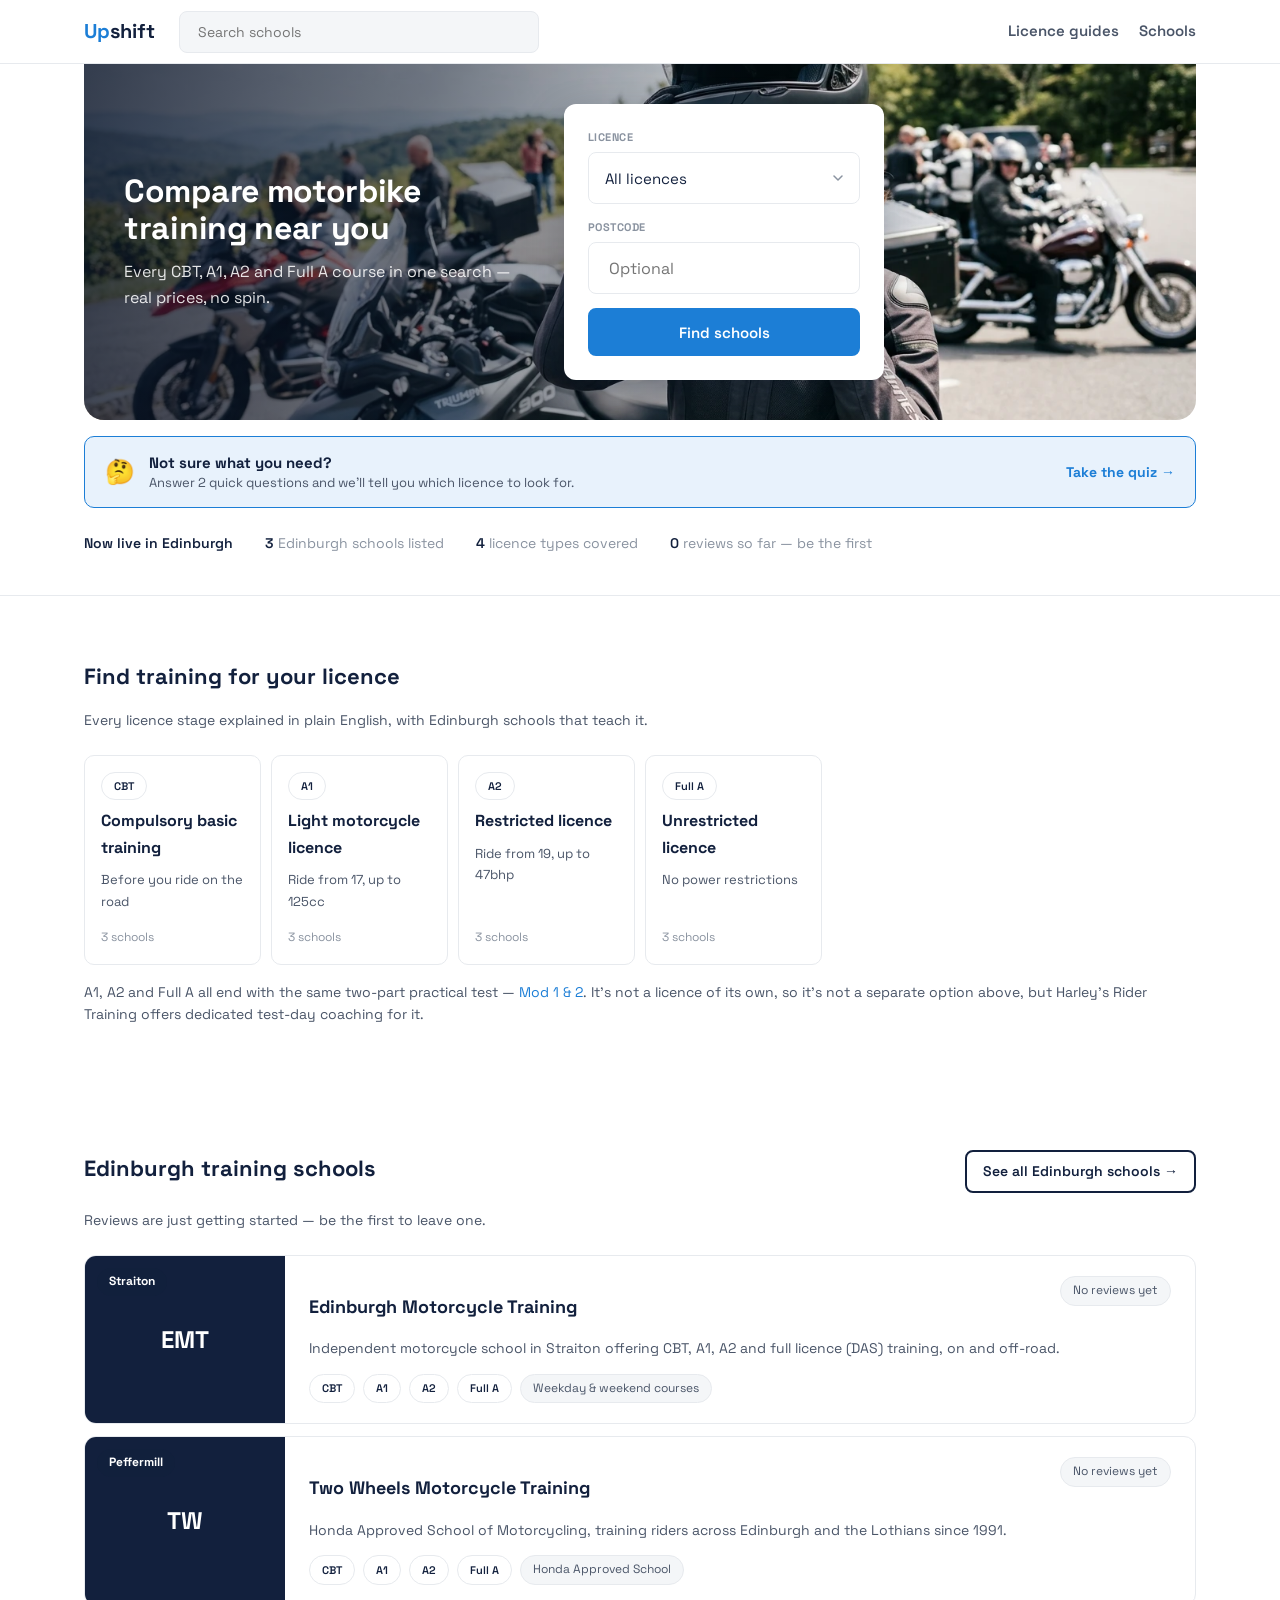
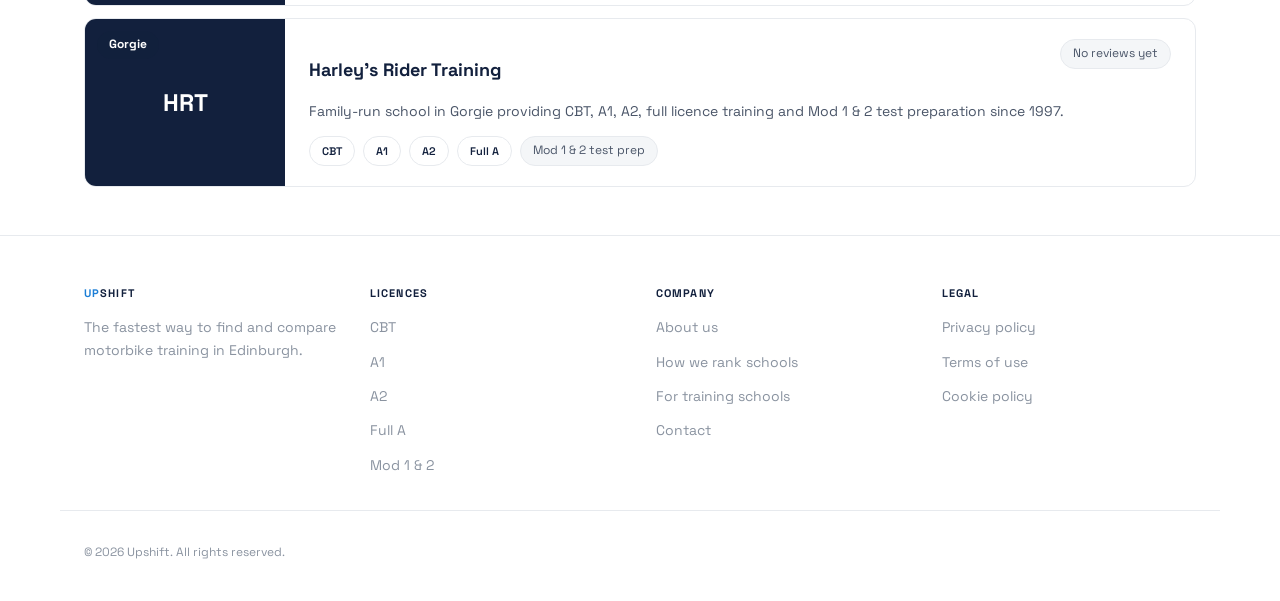
<file: index.html>
<!DOCTYPE html>
<html lang="en">
<head>
<meta charset="UTF-8">
<meta name="viewport" content="width=device-width, initial-scale=1">
<title>Upshift — Find your motorbike training in Edinburgh</title>
<meta name="description" content="The fastest way to find and compare motorbike training schools in Edinburgh. Every CBT, A1, A2 and Full A course, real schools, real prices, no spin.">
<link rel="icon" href="favicon.svg" type="image/svg+xml">
<link rel="canonical" href="https://getonbikes.vercel.app/">
<meta property="og:type" content="website">
<meta property="og:site_name" content="Upshift">
<meta property="og:title" content="Upshift — Find your motorbike training in Edinburgh">
<meta property="og:description" content="The fastest way to find and compare motorbike training schools in Edinburgh. Every CBT, A1, A2 and Full A course, real schools, real prices, no spin.">
<meta property="og:url" content="https://getonbikes.vercel.app/">
<meta property="og:image" content="https://getonbikes.vercel.app/og-image.png">
<meta name="twitter:card" content="summary_large_image">
<meta name="twitter:title" content="Upshift — Find your motorbike training in Edinburgh">
<meta name="twitter:description" content="The fastest way to find and compare motorbike training schools in Edinburgh. Every CBT, A1, A2 and Full A course, real schools, real prices, no spin.">
<meta name="twitter:image" content="https://getonbikes.vercel.app/og-image.png">
<link rel="stylesheet" href="css/style.css">
<style>
  .search-row { display: flex; flex-direction: column; align-items: stretch; gap: 14px; }
  .search-row__licence select {
    width: 100%;
    height: 100%;
    -webkit-appearance: none;
    appearance: none;
    border: none;
    background: transparent url("data:image/svg+xml,%3Csvg xmlns='http://www.w3.org/2000/svg' width='10' height='6' viewBox='0 0 10 6' fill='none' stroke='%238A93A0' stroke-width='1.5' stroke-linecap='round' stroke-linejoin='round'%3E%3Cpath d='M1 1l4 4 4-4'/%3E%3C/svg%3E") no-repeat right 16px center;
    padding: 0 36px 0 16px;
    font-size: 0.9375rem;
    font-family: inherit;
    color: var(--text);
    -webkit-text-fill-color: var(--text);
    outline: none;
  }
  .search-row__postcode { margin: 0; }
  .search-row__submit { width: 100%; height: 48px; }
  .field-error { color: var(--text-2); font-size: 0.8125rem; margin-top: 8px; }

  .quiz-callout {
    display: flex;
    align-items: center;
    gap: 14px;
    width: 100%;
    margin-top: 16px;
    padding: 16px 20px;
    border: 1px solid var(--orange);
    border-radius: var(--radius-lg);
    background: var(--orange-light);
    font-family: inherit;
    text-align: left;
    cursor: pointer;
    transition: border-color 0.15s ease, background-color 0.15s ease;
  }
  .quiz-callout:hover { background: #DCEBFA; }
  .quiz-callout__icon { font-size: 1.5rem; line-height: 1; flex-shrink: 0; }
  .quiz-callout__text { flex: 1; min-width: 0; }
  .quiz-callout__title { display: block; font-weight: 700; font-size: 0.9375rem; color: var(--text); }
  .quiz-callout__desc { display: block; font-weight: 400; font-size: 0.8125rem; color: var(--text-2); margin-top: 2px; }
  .quiz-callout__cta { flex-shrink: 0; font-weight: 700; font-size: 0.875rem; color: var(--orange); white-space: nowrap; }
  .licence-quiz { margin-top: 16px; text-align: left; }
  .licence-quiz[hidden] { display: none; }
  .quiz-fieldset { border: 0; padding: 0; margin: 0 0 20px; }
  .quiz-fieldset[hidden] { display: none; }
  .quiz-fieldset legend { font-weight: 700; font-size: 0.9375rem; margin: 0 0 10px; padding: 0; }
  .quiz-options { display: flex; flex-wrap: wrap; gap: 8px; }
  .quiz-option {
    display: inline-flex;
    align-items: center;
    gap: 6px;
    border: 1px solid var(--border);
    padding: 8px 14px;
    font-size: 0.875rem;
    cursor: pointer;
  }
  .quiz-option input { accent-color: var(--text); }
  .quiz-option:has(input:checked) { background: var(--text); color: var(--white); border-color: var(--text); }
  .quiz-option:has(input:checked) input { accent-color: var(--white); }
  .quiz-option:has(input:focus-visible) { outline: 2px solid var(--text); outline-offset: 2px; }
  .quiz-result { margin-top: 20px; padding-top: 20px; border-top: 1px solid var(--border); }
  .quiz-result[hidden] { display: none; }
  .quiz-result__headline { font-weight: 700; font-size: 1rem; margin: 0 0 8px; }
</style>
</head>
<body>
<a href="#main-content" class="skip-link">Skip to main content</a>

<header class="navbar">
  <div class="container navbar__inner">
    <a href="index.html" class="navbar__logo"><span class="accent">Up</span>shift</a>

    <input type="checkbox" id="nav-search-toggle" class="navbar__toggle-checkbox" hidden>
    <input type="checkbox" id="nav-menu-toggle" class="navbar__toggle-checkbox" hidden>

    <div class="navbar-search navbar__search">
      <input type="text" class="navbar-search__input" id="nav-search-input" placeholder="Search schools" aria-label="Search schools">
    </div>

    <nav class="navbar__links">
      <a href="pages/licence-guide.html">Licence guides</a>
      <a href="schools.html">Schools</a>
    </nav>

    <div class="navbar__mobile-icons">
      <label for="nav-search-toggle" class="navbar__icon-btn" aria-label="Search"><svg width="18" height="18" viewBox="0 0 20 20" fill="none" stroke="currentColor" stroke-width="2" stroke-linecap="round"><circle cx="9" cy="9" r="6"></circle><line x1="14" y1="14" x2="18" y2="18"></line></svg></label>
      <label for="nav-menu-toggle" class="navbar__icon-btn" aria-label="Menu"><svg width="18" height="18" viewBox="0 0 20 20" fill="none" stroke="currentColor" stroke-width="2" stroke-linecap="round"><line x1="2" y1="5" x2="18" y2="5"></line><line x1="2" y1="10" x2="18" y2="10"></line><line x1="2" y1="15" x2="18" y2="15"></line></svg></label>
    </div>
  </div>
</header>

<main id="main-content">

<section class="hero" style="padding: 0 0 40px;">
  <div class="container">
    <div class="hero-banner-wrap">
      <div class="hero-banner">
        <img class="hero-banner__image" src="assets/images/hero-rider.webp" alt="A smiling rider putting on their helmet at a scenic overlook, with other riders and motorcycles in the background" width="1408" height="768">
        <div class="hero-banner__scrim" aria-hidden="true"></div>
        <div class="hero-banner__text">
          <h1 class="hero-banner__title">Compare motorbike training near you</h1>
          <p class="hero-banner__subtitle">Every CBT, A1, A2 and Full A course in one search — real prices, no spin.</p>
        </div>

        <div class="hero-banner__search">
          <form id="licence-form" autocomplete="off">
            <div class="search-row">
              <div class="search-field">
                <label class="search-field__label" for="licence-select">Licence</label>
                <div class="hero-search search-row__licence">
                  <select id="licence-select">
                    <option value="">All licences</option>
                    <option value="cbt">CBT</option>
                    <option value="a1">A1</option>
                    <option value="a2">A2</option>
                    <option value="full-a">Full A</option>
                  </select>
                </div>
              </div>
              <div class="search-field">
                <label class="search-field__label" for="postcode-input">Postcode</label>
                <div class="hero-search search-row__postcode">
                  <input type="text" class="hero-search__input" id="postcode-input" placeholder="Optional">
                </div>
              </div>
              <button type="submit" class="btn btn--primary search-row__submit">Find schools</button>
            </div>
            <p class="field-error" id="postcode-error" hidden></p>
          </form>
        </div>
      </div>
    </div>

    <div id="quiz-wrap">
      <button type="button" class="quiz-callout" id="quiz-toggle" aria-expanded="false" aria-controls="licence-quiz">
        <span class="quiz-callout__icon" aria-hidden="true">🤔</span>
        <span class="quiz-callout__text">
          <span class="quiz-callout__title">Not sure what you need?</span>
          <span class="quiz-callout__desc">Answer 2 quick questions and we'll tell you which licence to look for.</span>
        </span>
        <span class="quiz-callout__cta" id="quiz-toggle-cta">Take the quiz →</span>
      </button>

      <div class="licence-quiz content-card" id="licence-quiz" hidden>
        <fieldset class="quiz-fieldset">
          <legend>How old are you?</legend>
          <div class="quiz-options">
            <label class="quiz-option"><input type="radio" name="quiz-age" value="under17"> Under 17</label>
            <label class="quiz-option"><input type="radio" name="quiz-age" value="17-18"> 17–18</label>
            <label class="quiz-option"><input type="radio" name="quiz-age" value="19-23"> 19–23</label>
            <label class="quiz-option"><input type="radio" name="quiz-age" value="24plus"> 24+</label>
          </div>
        </fieldset>

        <fieldset class="quiz-fieldset">
          <legend>Do you already hold any of these?</legend>
          <div class="quiz-options">
            <label class="quiz-option"><input type="radio" name="quiz-held" value="none"> None of these</label>
            <label class="quiz-option"><input type="radio" name="quiz-held" value="cbt"> CBT certificate</label>
            <label class="quiz-option"><input type="radio" name="quiz-held" value="a1"> A1 licence</label>
            <label class="quiz-option"><input type="radio" name="quiz-held" value="a2"> A2 licence</label>
          </div>
        </fieldset>

        <fieldset class="quiz-fieldset" id="quiz-pref-fieldset" hidden>
          <legend>What are you hoping to ride?</legend>
          <div class="quiz-options">
            <label class="quiz-option"><input type="radio" name="quiz-pref" value="small"> A smaller bike (125cc) is fine for now</label>
            <label class="quiz-option"><input type="radio" name="quiz-pref" value="bigger"> I want something with more power</label>
          </div>
        </fieldset>

        <button type="button" class="btn btn--primary btn--sm" id="quiz-submit">Get my recommendation</button>
        <p class="field-error" id="quiz-error" hidden>Answer the question(s) above to get a recommendation.</p>

        <div class="quiz-result" id="quiz-result" hidden>
          <p class="quiz-result__headline" id="quiz-result-headline"></p>
          <p class="text-body-sm" id="quiz-result-text" style="color:var(--text-2)"></p>
          <button type="button" class="btn btn--outline btn--sm" id="quiz-see-schools" hidden style="margin-top:12px;">See matching schools</button>
        </div>

        <p class="text-fine" style="color:var(--text-3); margin-top:16px;">Rules current as of July 2026 — always confirm with <a href="https://www.gov.uk/ride-motorcycle-moped/bike-categories-ages-and-licence-requirements" style="color:var(--orange); text-decoration:underline;" target="_blank" rel="noopener">gov.uk</a> before booking.</p>
      </div>
    </div>

    <div class="hero__stats text-body-sm" style="color:var(--text-3)">
      <span class="text-semibold" style="color:var(--text)">Now live in Edinburgh</span>
      <span><span class="text-semibold" style="color:var(--text)" id="stat-schools">3</span> Edinburgh schools listed</span>
      <span><span class="text-semibold" style="color:var(--text)" id="stat-licences">4</span> licence types covered</span>
      <span><span class="text-semibold" style="color:var(--text)">0</span> reviews so far — be the first</span>
    </div>
  </div>
</section>

<section style="padding: 48px 0;">
  <div class="container">
    <h2>Find training for your licence</h2>
    <p class="text-body-sm" style="color:var(--text-2); margin: 8px 0 24px;">Every licence stage explained in plain English, with Edinburgh schools that teach it.</p>

    <div class="licence-grid">
      <a href="pages/licence-guide.html#cbt" class="licence-card">
        <span class="licence-badge licence-badge--cbt licence-card__badge">CBT</span>
        <p class="licence-card__title">Compulsory basic training</p>
        <p class="licence-card__desc">Before you ride on the road</p>
        <p class="licence-card__count" id="count-cbt">3 schools</p>
      </a>
      <a href="pages/licence-guide.html#a1" class="licence-card">
        <span class="licence-badge licence-badge--a1 licence-card__badge">A1</span>
        <p class="licence-card__title">Light motorcycle licence</p>
        <p class="licence-card__desc">Ride from 17, up to 125cc</p>
        <p class="licence-card__count" id="count-a1">2 schools</p>
      </a>
      <a href="pages/licence-guide.html#a2" class="licence-card">
        <span class="licence-badge licence-badge--a2 licence-card__badge">A2</span>
        <p class="licence-card__title">Restricted licence</p>
        <p class="licence-card__desc">Ride from 19, up to 47bhp</p>
        <p class="licence-card__count" id="count-a2">2 schools</p>
      </a>
      <a href="pages/licence-guide.html#full-a" class="licence-card">
        <span class="licence-badge licence-badge--full-a licence-card__badge">Full A</span>
        <p class="licence-card__title">Unrestricted licence</p>
        <p class="licence-card__desc">No power restrictions</p>
        <p class="licence-card__count" id="count-full-a">3 schools</p>
      </a>
    </div>
    <p class="text-body-sm" style="color:var(--text-2); margin-top:16px;">A1, A2 and Full A all end with the same two-part practical test — <a href="pages/licence-guide.html#mod-1-2" style="color:var(--orange)">Mod 1 &amp; 2</a>. It's not a licence of its own, so it's not a separate option above, but Harley's Rider Training offers dedicated test-day coaching for it.</p>
  </div>
</section>


<section id="top-schools" style="padding: 48px 0;">
  <div class="container">
    <div style="display:flex; align-items:baseline; justify-content:space-between; flex-wrap:wrap; gap:8px;">
      <h2>Edinburgh training schools</h2>
      <a href="schools.html" class="btn btn--outline btn--sm">See all Edinburgh schools →</a>
    </div>
    <p class="text-body-sm" style="color:var(--text-2); margin: 8px 0 24px;">Reviews are just getting started — be the first to leave one.</p>

    <div class="listing-list" id="listings"></div>
  </div>
</section>

</main>
<footer class="footer">
  <div class="container footer__grid">
    <div>
      <p class="text-label" style="color:var(--text); margin: 0 0 12px;"><span class="accent">Up</span>shift</p>
      <p class="text-body-sm">The fastest way to find and compare motorbike training in Edinburgh.</p>
    </div>
    <div>
      <p class="text-label" style="color:var(--text); margin: 0 0 12px;">Licences</p>
      <ul style="display:flex; flex-direction:column; gap:8px;">
        <li><a href="pages/licence-guide.html#cbt" class="text-body-sm">CBT</a></li>
        <li><a href="pages/licence-guide.html#a1" class="text-body-sm">A1</a></li>
        <li><a href="pages/licence-guide.html#a2" class="text-body-sm">A2</a></li>
        <li><a href="pages/licence-guide.html#full-a" class="text-body-sm">Full A</a></li>
        <li><a href="pages/licence-guide.html#mod-1-2" class="text-body-sm">Mod 1 &amp; 2</a></li>
      </ul>
    </div>
    <div>
      <p class="text-label" style="color:var(--text); margin: 0 0 12px;">Company</p>
      <ul style="display:flex; flex-direction:column; gap:8px;">
        <li><a href="pages/about-us.html" class="text-body-sm">About us</a></li>
        <li><a href="pages/how-we-rank-schools.html" class="text-body-sm">How we rank schools</a></li>
        <li><a href="pages/list-your-school.html" class="text-body-sm">For training schools</a></li>
        <li><a href="pages/contact-us.html" class="text-body-sm">Contact</a></li>
      </ul>
    </div>
    <div>
      <p class="text-label" style="color:var(--text); margin: 0 0 12px;">Legal</p>
      <ul style="display:flex; flex-direction:column; gap:8px;">
        <li><a href="pages/privacy-policy.html" class="text-body-sm">Privacy policy</a></li>
        <li><a href="pages/terms-of-use.html" class="text-body-sm">Terms of use</a></li>
        <li><a href="pages/cookie-policy.html" class="text-body-sm">Cookie policy</a></li>
      </ul>
    </div>
  </div>
  <div class="container" style="border-top: 1px solid var(--border); margin-top: 32px; padding-top: 20px;">
    <p class="text-fine">© 2026 Upshift. All rights reserved.</p>
  </div>
</footer>

<script src="js/schools-data.js"></script>
<script src="js/schools.js"></script>
<script>
(function () {
  var navInput = document.getElementById('nav-search-input');

  var licenceForm = document.getElementById('licence-form');
  var licenceSelect = document.getElementById('licence-select');
  var postcodeInput = document.getElementById('postcode-input');
  var postcodeError = document.getElementById('postcode-error');

  var EDINBURGH_SCHOOLS = SCHOOLS.filter(function (s) { return s.city === 'edinburgh'; });

  // -- Homepage teaser: generic, non-interactive — the real search/filter
  // experience lives on schools.html. Hero stats and per-licence counts
  // are computed here too, so they can't go stale the way hand-typed
  // numbers did.
  Schools.renderTeaser(document.getElementById('listings'), EDINBURGH_SCHOOLS);

  document.getElementById('stat-schools').textContent = EDINBURGH_SCHOOLS.length;
  var allLicences = {};
  EDINBURGH_SCHOOLS.forEach(function (s) { s.licences.forEach(function (l) { allLicences[l] = true; }); });
  document.getElementById('stat-licences').textContent = Object.keys(allLicences).length;
  ['cbt', 'a1', 'a2', 'full-a'].forEach(function (l) {
    var count = EDINBURGH_SCHOOLS.filter(function (s) { return s.licences.indexOf(l) !== -1; }).length;
    var el = document.getElementById('count-' + l);
    if (el) el.textContent = count + (count === 1 ? ' school' : ' schools');
  });

  // -- Hero search: hands off to schools.html, which owns the actual
  // filtering/results — the homepage only does the fast, synchronous
  // postcode-format check before navigating. -------------------------------
  licenceForm.addEventListener('submit', function (e) {
    e.preventDefault();
    postcodeError.hidden = true;
    var postcode = postcodeInput.value.trim();

    if (postcode && !Schools.isPostcodeLike(postcode)) {
      postcodeError.textContent = '"' + postcode + '" doesn\'t look like a valid UK postcode. Try a full postcode (EH11 3XX) or area code (EH11).';
      postcodeError.hidden = false;
      return;
    }

    location.href = 'schools.html?' + Schools.toQueryString({
      city: 'edinburgh',
      licence: licenceSelect.value,
      postcode: postcode
    });
  });

  // Top-nav search: name/area lookup, lives here since the hero dropped
  // its own "Search by School" tab (redundant with this, and with only
  // 3 schools in the directory a name search barely earns its keep yet —
  // worth revisiting once the directory covers more cities/schools).
  // Hands off to schools.html.
  if (navInput) {
    navInput.addEventListener('keydown', function (e) {
      if (e.key === 'Enter') {
        e.preventDefault();
        location.href = 'schools.html?' + Schools.toQueryString({ q: navInput.value.trim() });
      }
    });
  }

  // -- "Not sure what you need?" licence quiz -----------------------------
  // Recommends a licence category from age + what's already held, per
  // current DVSA rules (CBT prerequisite; A1 17+ up to 125cc/11kW; A2 19+
  // up to 35kW; Full A direct access 24+, or progressive access from A2
  // after a 2-year hold once 21+). Ambiguous case (19-23, nothing held
  // beyond CBT) asks one follow-up question rather than guessing.
  var quizToggle = document.getElementById('quiz-toggle');
  var quizPanel = document.getElementById('licence-quiz');
  var quizPrefFieldset = document.getElementById('quiz-pref-fieldset');
  var quizSubmit = document.getElementById('quiz-submit');
  var quizError = document.getElementById('quiz-error');
  var quizResult = document.getElementById('quiz-result');
  var quizResultHeadline = document.getElementById('quiz-result-headline');
  var quizResultText = document.getElementById('quiz-result-text');
  var quizSeeSchools = document.getElementById('quiz-see-schools');

  function quizChecked(name) {
    var el = quizPanel.querySelector('input[name="' + name + '"]:checked');
    return el ? el.value : '';
  }

  function needsPreference(age, held) {
    return age === '19-23' && (held === 'none' || held === 'cbt');
  }

  var quizToggleCta = document.getElementById('quiz-toggle-cta');
  quizToggle.addEventListener('click', function () {
    var show = quizPanel.hidden;
    quizPanel.hidden = !show;
    quizToggle.setAttribute('aria-expanded', String(show));
    quizToggleCta.textContent = show ? 'Hide the quiz ↑' : 'Take the quiz →';
  });

  quizPanel.addEventListener('change', function () {
    quizPrefFieldset.hidden = !needsPreference(quizChecked('quiz-age'), quizChecked('quiz-held'));
  });

  function recommendLicence(age, held, pref) {
    if (age === 'under17') {
      return {
        licence: null,
        headline: 'Not quite yet',
        text: 'You need to be at least 17 to start CBT and ride a 125cc motorcycle (16 gets you a moped/AM licence, which our schools don’t currently cover). Check back once you turn 17.'
      };
    }

    if (held === 'a2') {
      return {
        licence: 'full-a',
        headline: 'You can work towards: Full A',
        text: 'With A2 already, you can move up to a full, unrestricted licence by retaking Mod 1 & 2 (no fresh theory test) once you’ve held A2 for 2 years and you’re 21 or over — or go the direct-access route once you turn 24.'
      };
    }

    if (held === 'a1') {
      if (age === '17-18') {
        return {
          licence: 'a1',
          headline: 'You’re set on: A1',
          text: 'You already hold A1 — you can keep riding on it. From 19 you’ll be eligible for A2, and from 21 (after 2 years on A2) a full licence.'
        };
      }
      return {
        licence: 'a2',
        headline: 'You can progress to: A2',
        text: 'With A1 already and being 19+, you’re eligible to move up to A2 for a more powerful bike (up to 35kW/47bhp).'
      };
    }

    var needsCbt = held === 'none';
    var cbtNote = needsCbt
      ? 'You’ll need CBT first — a mandatory day of training before any of these, valid for 2 years. '
      : '';
    var headlinePrefix = needsCbt ? 'CBT, then ' : '';

    if (age === '17-18') {
      return {
        licence: 'a1',
        headline: 'You need: ' + headlinePrefix + 'A1',
        text: cbtNote + 'At 17–18, A1 is your only option (A2 needs 19+, Full A needs 24+ direct access) — a bike up to 125cc.'
      };
    }

    if (age === '19-23') {
      if (pref === 'small') {
        return {
          licence: 'a1',
          headline: 'You need: ' + headlinePrefix + 'A1',
          text: cbtNote + 'A 125cc bike (up to 11kW) is fine for now — A1 is the licence for that.'
        };
      }
      if (pref === 'bigger') {
        return {
          licence: 'a2',
          headline: 'You need: ' + headlinePrefix + 'A2',
          text: cbtNote + 'A2 lets you ride something more powerful (up to 35kW/47bhp) — and holding it 2 years gets you to a full licence at 21+ without a fresh theory test.'
        };
      }
      return null; // ambiguous — needs the follow-up question
    }

    return {
      licence: 'full-a',
      headline: 'You need: ' + headlinePrefix + 'Full A (Direct Access)',
      text: cbtNote + 'At 24+ you can go straight for a full, unrestricted licence — no need to pass through A1 or A2 first.'
    };
  }

  quizSubmit.addEventListener('click', function () {
    var age = quizChecked('quiz-age');
    var held = quizChecked('quiz-held');
    var pref = quizChecked('quiz-pref');

    if (!age || !held || (needsPreference(age, held) && !pref)) {
      quizError.hidden = false;
      quizResult.hidden = true;
      return;
    }

    var rec = recommendLicence(age, held, pref);
    quizError.hidden = true;

    quizResultHeadline.textContent = rec.headline;
    quizResultText.textContent = rec.text;
    quizResult.dataset.licence = rec.licence || '';
    quizSeeSchools.hidden = !rec.licence;
    quizResult.hidden = false;
  });

  quizSeeSchools.addEventListener('click', function () {
    var licence = quizResult.dataset.licence;
    if (!licence) return;
    location.href = 'schools.html?' + Schools.toQueryString({ city: 'edinburgh', licence: licence });
  });
})();
</script>

</body>
</html>
</file>
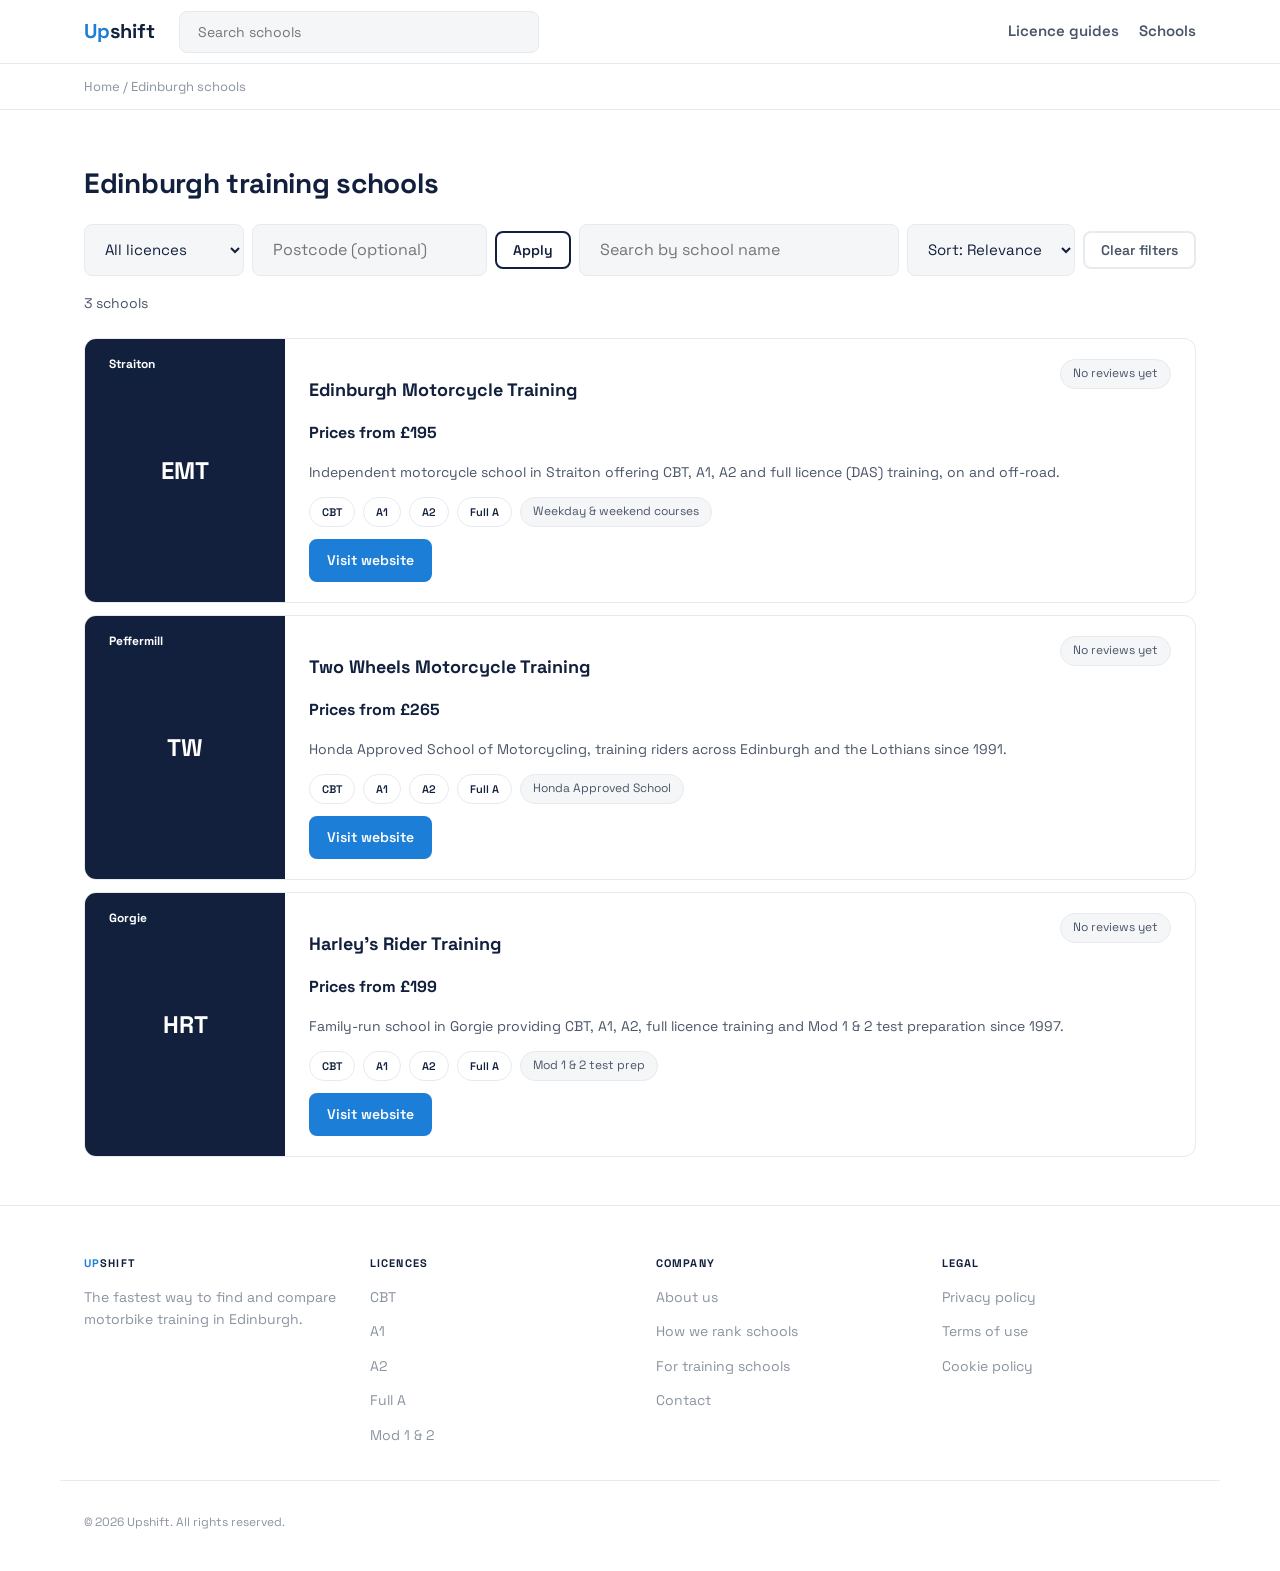
<file: schools.html>
<!DOCTYPE html>
<html lang="en">
<head>
<meta charset="UTF-8">
<meta name="viewport" content="width=device-width, initial-scale=1">
<title>Edinburgh motorbike training schools — Upshift</title>
<meta name="description" content="Compare every CBT, A1, A2 and Full A motorcycle course in Edinburgh. Filter by licence, postcode or school name — real schools, real prices.">
<link rel="icon" href="favicon.svg" type="image/svg+xml">
<link rel="canonical" href="https://getonbikes.vercel.app/schools.html">
<meta property="og:type" content="website">
<meta property="og:site_name" content="Upshift">
<meta property="og:title" content="Edinburgh motorbike training schools — Upshift">
<meta property="og:description" content="Compare every CBT, A1, A2 and Full A motorcycle course in Edinburgh. Filter by licence, postcode or school name — real schools, real prices.">
<meta property="og:url" content="https://getonbikes.vercel.app/schools.html">
<meta property="og:image" content="https://getonbikes.vercel.app/og-image.png">
<meta name="twitter:card" content="summary_large_image">
<meta name="twitter:title" content="Edinburgh motorbike training schools — Upshift">
<meta name="twitter:description" content="Compare every CBT, A1, A2 and Full A motorcycle course in Edinburgh. Filter by licence, postcode or school name — real schools, real prices.">
<meta name="twitter:image" content="https://getonbikes.vercel.app/og-image.png">
<link rel="stylesheet" href="css/style.css">
<style>
  .filter-bar { display: flex; align-items: center; gap: 8px; flex-wrap: wrap; }
  .filter-bar__licence, .filter-bar__sort { min-width: 160px; }
  .filter-bar__licence select, .filter-bar__sort select {
    width: 100%;
    height: 100%;
    border: none;
    background: transparent;
    padding: 0 16px;
    font-size: 0.9375rem;
    font-family: inherit;
    color: var(--text);
    outline: none;
  }
  .filter-bar__name { flex: 1; min-width: 200px; margin: 0; }
  .postcode-form { display: flex; align-items: center; gap: 8px; flex: 1; min-width: 240px; }
  .postcode-form .hero-search { flex: 1; }
  .field-error { color: var(--text-2); font-size: 0.8125rem; margin-top: 8px; }
  .chips-row { display: flex; flex-wrap: wrap; gap: 8px; margin: 14px 0 0; }
  .chips-row[hidden] { display: none; }
  .filter-chip {
    display: inline-flex;
    align-items: center;
    gap: 6px;
    background: var(--off);
    border: 1px solid var(--border);
    border-radius: var(--radius-pill);
    font-size: 0.8125rem;
    color: var(--text-2);
    padding: 4px 8px 4px 12px;
  }
  .filter-chip button {
    border: none;
    background: none;
    padding: 0;
    margin: 0;
    font-size: 1rem;
    line-height: 1;
    cursor: pointer;
    color: var(--text-2);
    font-family: inherit;
  }
  .filter-chip button:hover { color: var(--text); }
  .loading-indicator { color: var(--text-3); }
  .loading-indicator[hidden] { display: none; }
  .card-distance { font-size: 0.8125rem; color: var(--green); font-weight: 600; margin: 4px 0 0; }
  .card-distance--unavailable { color: var(--text-3); font-weight: 400; }
  .card-price { font-size: 1rem; font-weight: 700; color: var(--text); margin: 2px 0 0; }
</style>
</head>
<body>
<a href="#main-content" class="skip-link">Skip to main content</a>

<header class="navbar">
  <div class="container navbar__inner">
    <a href="index.html" class="navbar__logo"><span class="accent">Up</span>shift</a>

    <input type="checkbox" id="nav-search-toggle" class="navbar__toggle-checkbox" hidden>
    <input type="checkbox" id="nav-menu-toggle" class="navbar__toggle-checkbox" hidden>

    <div class="navbar-search navbar__search">
      <input type="text" class="navbar-search__input" id="nav-search-input" placeholder="Search schools" aria-label="Search schools">
    </div>

    <nav class="navbar__links">
      <a href="pages/licence-guide.html">Licence guides</a>
      <a href="schools.html">Schools</a>
    </nav>

    <div class="navbar__mobile-icons">
      <label for="nav-search-toggle" class="navbar__icon-btn" aria-label="Search"><svg width="18" height="18" viewBox="0 0 20 20" fill="none" stroke="currentColor" stroke-width="2" stroke-linecap="round"><circle cx="9" cy="9" r="6"></circle><line x1="14" y1="14" x2="18" y2="18"></line></svg></label>
      <label for="nav-menu-toggle" class="navbar__icon-btn" aria-label="Menu"><svg width="18" height="18" viewBox="0 0 20 20" fill="none" stroke="currentColor" stroke-width="2" stroke-linecap="round"><line x1="2" y1="5" x2="18" y2="5"></line><line x1="2" y1="10" x2="18" y2="10"></line><line x1="2" y1="15" x2="18" y2="15"></line></svg></label>
    </div>
  </div>
</header>

<main id="main-content">

<div class="breadcrumb">
  <div class="container">
    <a href="index.html">Home</a> / Edinburgh schools
  </div>
</div>

<section style="padding: 32px 0 0;">
  <div class="container">
    <h1>Edinburgh training schools</h1>

    <div class="filter-bar" style="margin-top:20px;">
      <div class="hero-search filter-bar__licence">
        <select id="filter-licence" aria-label="Filter by licence">
          <option value="">All licences</option>
          <option value="cbt">CBT</option>
          <option value="a1">A1</option>
          <option value="a2">A2</option>
          <option value="full-a">Full A</option>
        </select>
      </div>

      <form class="postcode-form" id="postcode-form" autocomplete="off">
        <div class="hero-search">
          <label for="filter-postcode" class="sr-only">Postcode</label>
          <input type="text" class="hero-search__input" id="filter-postcode" placeholder="Postcode (optional)">
        </div>
        <button type="submit" class="btn btn--outline btn--sm">Apply</button>
      </form>

      <div class="hero-search filter-bar__name">
        <label for="filter-name" class="sr-only">School name</label>
        <input type="text" class="hero-search__input" id="filter-name" placeholder="Search by school name">
      </div>

      <div class="hero-search filter-bar__sort">
        <select id="filter-sort" aria-label="Sort by">
          <option value="relevance">Sort: Relevance</option>
          <option value="price">Sort: Price</option>
          <option value="distance">Sort: Distance</option>
          <option value="name">Sort: Name</option>
        </select>
      </div>

      <button type="button" class="btn btn--ghost btn--sm" id="filter-clear">Clear filters</button>
    </div>

    <p class="field-error" id="postcode-error" hidden></p>
    <p class="loading-indicator text-body-sm" id="loading-indicator" hidden>Finding distances…</p>

    <div class="chips-row" id="chips-row" hidden></div>

    <p class="text-body-sm" style="color:var(--text-2); margin: 16px 0 24px;" id="results-desc">3 schools</p>
  </div>
</section>

<section style="padding: 0 0 48px;">
  <div class="container">
    <div class="listing-list" id="listings"></div>

    <div id="empty-state" style="text-align:center; padding:24px 0 0;" hidden>
      <p class="text-body-sm" style="color:var(--text-2); margin: 0 0 16px;">No schools match your filters.</p>
      <button type="button" class="btn btn--outline btn--sm" id="empty-clear">Clear filters</button>
    </div>
  </div>
</section>

</main>
<footer class="footer">
  <div class="container footer__grid">
    <div>
      <p class="text-label" style="color:var(--text); margin: 0 0 12px;"><span class="accent">Up</span>shift</p>
      <p class="text-body-sm">The fastest way to find and compare motorbike training in Edinburgh.</p>
    </div>
    <div>
      <p class="text-label" style="color:var(--text); margin: 0 0 12px;">Licences</p>
      <ul style="display:flex; flex-direction:column; gap:8px;">
        <li><a href="pages/licence-guide.html#cbt" class="text-body-sm">CBT</a></li>
        <li><a href="pages/licence-guide.html#a1" class="text-body-sm">A1</a></li>
        <li><a href="pages/licence-guide.html#a2" class="text-body-sm">A2</a></li>
        <li><a href="pages/licence-guide.html#full-a" class="text-body-sm">Full A</a></li>
        <li><a href="pages/licence-guide.html#mod-1-2" class="text-body-sm">Mod 1 &amp; 2</a></li>
      </ul>
    </div>
    <div>
      <p class="text-label" style="color:var(--text); margin: 0 0 12px;">Company</p>
      <ul style="display:flex; flex-direction:column; gap:8px;">
        <li><a href="pages/about-us.html" class="text-body-sm">About us</a></li>
        <li><a href="pages/how-we-rank-schools.html" class="text-body-sm">How we rank schools</a></li>
        <li><a href="pages/list-your-school.html" class="text-body-sm">For training schools</a></li>
        <li><a href="pages/contact-us.html" class="text-body-sm">Contact</a></li>
      </ul>
    </div>
    <div>
      <p class="text-label" style="color:var(--text); margin: 0 0 12px;">Legal</p>
      <ul style="display:flex; flex-direction:column; gap:8px;">
        <li><a href="pages/privacy-policy.html" class="text-body-sm">Privacy policy</a></li>
        <li><a href="pages/terms-of-use.html" class="text-body-sm">Terms of use</a></li>
        <li><a href="pages/cookie-policy.html" class="text-body-sm">Cookie policy</a></li>
      </ul>
    </div>
  </div>
  <div class="container" style="border-top: 1px solid var(--border); margin-top: 32px; padding-top: 20px;">
    <p class="text-fine">© 2026 Upshift. All rights reserved.</p>
  </div>
</footer>

<script src="js/schools-data.js"></script>
<script src="js/schools.js"></script>
<script>
(function () {
  var licenceSelect = document.getElementById('filter-licence');
  var postcodeForm = document.getElementById('postcode-form');
  var postcodeInput = document.getElementById('filter-postcode');
  var postcodeError = document.getElementById('postcode-error');
  var nameInput = document.getElementById('filter-name');
  var sortSelect = document.getElementById('filter-sort');
  var clearBtn = document.getElementById('filter-clear');
  var emptyClearBtn = document.getElementById('empty-clear');
  var loadingIndicator = document.getElementById('loading-indicator');
  var chipsRow = document.getElementById('chips-row');
  var resultsDesc = document.getElementById('results-desc');
  var listings = document.getElementById('listings');
  var emptyState = document.getElementById('empty-state');
  var navInput = document.getElementById('nav-search-input');

  var CITY = 'edinburgh';
  var distanceById = null; // Map<school.id, milesOrNull>, set once a postcode resolves
  var appliedPostcode = ''; // last postcode that was actually geocoded (may differ from the input's live value)

  function render() {
    var criteria = { city: CITY, licence: licenceSelect.value, q: nameInput.value };
    var filtered = Schools.filterSchools(SCHOOLS, criteria);
    var sorted = Schools.sortSchools(filtered, {
      sortBy: sortSelect.value,
      distanceById: distanceById,
      activeLicence: licenceSelect.value
    });

    listings.innerHTML = '';
    sorted.forEach(function (school) {
      listings.appendChild(Schools.renderListingCard(school, {
        activeLicence: licenceSelect.value,
        distanceById: distanceById
      }));
    });

    emptyState.hidden = sorted.length !== 0;
    resultsDesc.textContent = sorted.length + (sorted.length === 1 ? ' school' : ' schools') +
      (licenceSelect.value ? ' teaching ' + Schools.LICENCE_LABELS[licenceSelect.value] : '');

    renderChips();
    syncUrl();
  }

  function renderChips() {
    var chips = [];
    if (licenceSelect.value) {
      chips.push({ label: Schools.LICENCE_LABELS[licenceSelect.value], clear: function () { licenceSelect.value = ''; render(); } });
    }
    if (appliedPostcode) {
      chips.push({ label: appliedPostcode, clear: function () {
        appliedPostcode = '';
        postcodeInput.value = '';
        distanceById = null;
        postcodeError.hidden = true;
        render();
      } });
    }
    if (nameInput.value.trim()) {
      var q = nameInput.value.trim();
      chips.push({ label: '"' + q + '"', clear: function () { nameInput.value = ''; render(); } });
    }

    chipsRow.innerHTML = '';
    chips.forEach(function (chip) {
      var el = document.createElement('span');
      el.className = 'filter-chip';
      var text = document.createElement('span');
      text.textContent = chip.label;
      var btn = document.createElement('button');
      btn.type = 'button';
      btn.setAttribute('aria-label', 'Remove filter: ' + chip.label);
      btn.textContent = '×';
      btn.addEventListener('click', chip.clear);
      el.appendChild(text);
      el.appendChild(btn);
      chipsRow.appendChild(el);
    });
    chipsRow.hidden = chips.length === 0;
  }

  function syncUrl() {
    var qs = Schools.toQueryString({
      city: CITY,
      licence: licenceSelect.value,
      postcode: appliedPostcode,
      q: nameInput.value.trim(),
      sort: sortSelect.value !== 'relevance' ? sortSelect.value : ''
    });
    history.replaceState(null, '', 'schools.html' + (qs ? '?' + qs : ''));
  }

  function applyPostcode(postcode) {
    postcodeError.hidden = true;

    if (!postcode) {
      appliedPostcode = '';
      distanceById = null;
      render();
      return;
    }

    if (!Schools.isPostcodeLike(postcode)) {
      postcodeError.textContent = '"' + postcode + '" doesn’t look like a UK postcode. Try a full postcode (EH11 3XX) or area code (EH11).';
      postcodeError.hidden = false;
      appliedPostcode = '';
      distanceById = null;
      render();
      return;
    }

    loadingIndicator.hidden = false;
    Schools.geocode(postcode).then(function (origin) {
      if (postcodeInput.value.trim() !== postcode) return; // input changed while waiting
      loadingIndicator.hidden = true;

      if (!origin) {
        postcodeError.textContent = 'Couldn’t find "' + postcode + '" — double-check it and try again.';
        postcodeError.hidden = false;
        appliedPostcode = '';
        distanceById = null;
        render();
        return;
      }

      appliedPostcode = postcode;
      Schools.computeDistances(SCHOOLS, origin).then(function (map) {
        if (postcodeInput.value.trim() !== postcode) return;
        distanceById = map;
        render();
      });
    });
  }

  // -- Wiring --------------------------------------------------------------
  licenceSelect.addEventListener('change', render);
  sortSelect.addEventListener('change', render);

  var nameDebounce = null;
  nameInput.addEventListener('input', function () {
    clearTimeout(nameDebounce);
    nameDebounce = setTimeout(render, 150);
  });

  postcodeForm.addEventListener('submit', function (e) {
    e.preventDefault();
    applyPostcode(postcodeInput.value.trim());
  });

  function clearAll() {
    licenceSelect.value = '';
    postcodeInput.value = '';
    nameInput.value = '';
    sortSelect.value = 'relevance';
    appliedPostcode = '';
    distanceById = null;
    postcodeError.hidden = true;
    render();
  }
  clearBtn.addEventListener('click', clearAll);
  emptyClearBtn.addEventListener('click', clearAll);

  if (navInput) {
    navInput.addEventListener('keydown', function (e) {
      if (e.key !== 'Enter') return;
      e.preventDefault();
      nameInput.value = navInput.value;
      navInput.value = '';
      render();
    });
  }

  // -- Initial state from URL ----------------------------------------------
  var initial = Schools.parseQueryString(location.search);
  licenceSelect.value = initial.licence;
  nameInput.value = initial.q;
  sortSelect.value = initial.sort;
  postcodeInput.value = initial.postcode;

  if (initial.postcode) {
    applyPostcode(initial.postcode);
  } else {
    render();
  }
})();
</script>

</body>
</html>
</file>
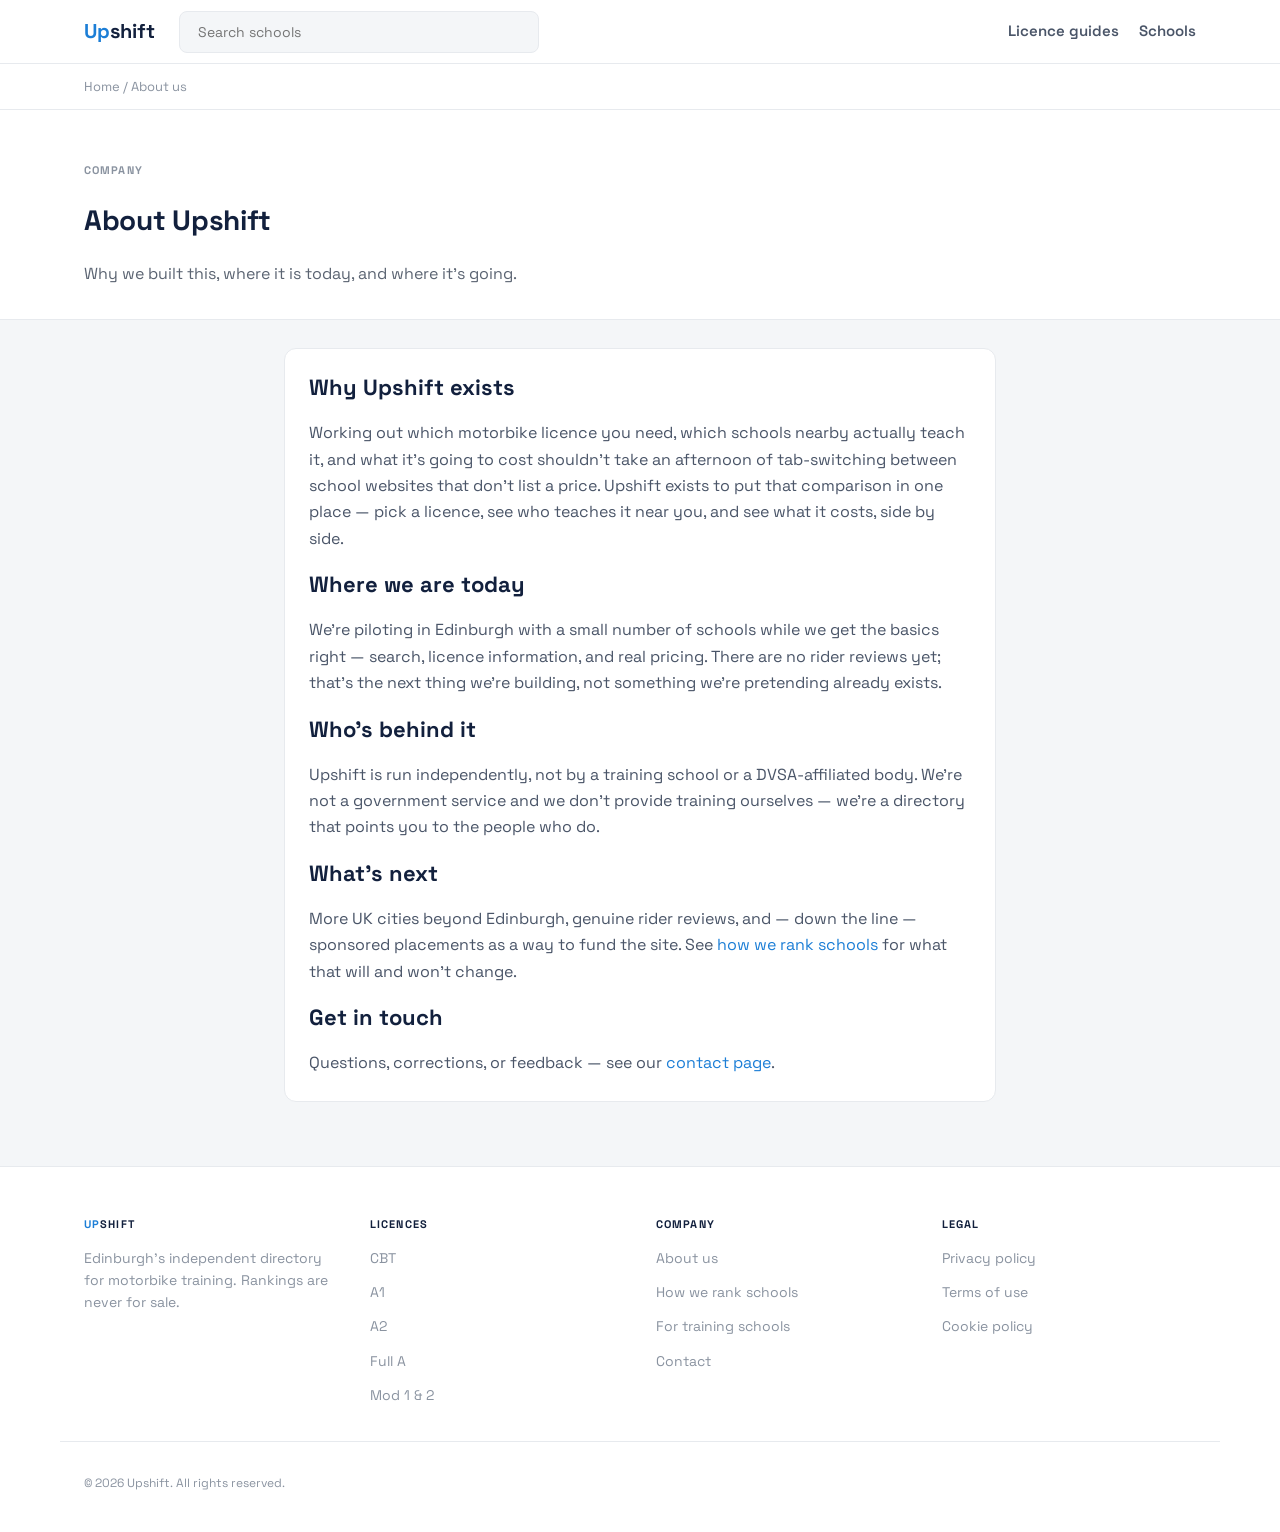
<file: pages/about-us.html>
<!DOCTYPE html>
<html lang="en">
<head>
<meta charset="UTF-8">
<meta name="viewport" content="width=device-width, initial-scale=1">
<title>About us — Upshift</title>
<meta name="description" content="Why Upshift exists, where it is today, and where it's going.">
<link rel="icon" href="../favicon.svg" type="image/svg+xml">
<link rel="canonical" href="https://getonbikes.vercel.app/pages/about-us.html">
<meta property="og:type" content="website">
<meta property="og:site_name" content="Upshift">
<meta property="og:title" content="About us — Upshift">
<meta property="og:description" content="Why Upshift exists, where it is today, and where it's going.">
<meta property="og:url" content="https://getonbikes.vercel.app/pages/about-us.html">
<meta property="og:image" content="https://getonbikes.vercel.app/og-image.png">
<meta name="twitter:card" content="summary_large_image">
<meta name="twitter:title" content="About us — Upshift">
<meta name="twitter:description" content="Why Upshift exists, where it is today, and where it's going.">
<meta name="twitter:image" content="https://getonbikes.vercel.app/og-image.png">
<link rel="stylesheet" href="../css/style.css">
</head>
<body>
<a href="#main-content" class="skip-link">Skip to main content</a>

<header class="navbar">
  <div class="container navbar__inner">
    <a href="../index.html" class="navbar__logo"><span class="accent">Up</span>shift</a>

    <input type="checkbox" id="nav-search-toggle" class="navbar__toggle-checkbox" hidden>
    <input type="checkbox" id="nav-menu-toggle" class="navbar__toggle-checkbox" hidden>

    <div class="navbar-search navbar__search">
      <input type="text" class="navbar-search__input" placeholder="Search schools" aria-label="Search schools">
    </div>

    <nav class="navbar__links">
      <a href="licence-guide.html">Licence guides</a>
      <a href="../schools.html">Schools</a>
    </nav>

    <div class="navbar__mobile-icons">
      <label for="nav-search-toggle" class="navbar__icon-btn" aria-label="Search"><svg width="18" height="18" viewBox="0 0 20 20" fill="none" stroke="currentColor" stroke-width="2" stroke-linecap="round"><circle cx="9" cy="9" r="6"></circle><line x1="14" y1="14" x2="18" y2="18"></line></svg></label>
      <label for="nav-menu-toggle" class="navbar__icon-btn" aria-label="Menu"><svg width="18" height="18" viewBox="0 0 20 20" fill="none" stroke="currentColor" stroke-width="2" stroke-linecap="round"><line x1="2" y1="5" x2="18" y2="5"></line><line x1="2" y1="10" x2="18" y2="10"></line><line x1="2" y1="15" x2="18" y2="15"></line></svg></label>
    </div>
  </div>
</header>

<main id="main-content">

<div class="breadcrumb">
  <div class="container">
    <a href="../index.html">Home</a> / About us
  </div>
</div>

<section class="hero" style="padding: 40px 0 32px;">
  <div class="container">
    <p class="hero__eyebrow text-label">Company</p>
    <h1>About Upshift</h1>
    <p class="hero__subtitle" style="margin-bottom:0;">Why we built this, where it is today, and where it's going.</p>
  </div>
</section>

<div class="page-wrap">
  <div class="container" style="max-width: 760px;">
    <div class="content-card">

      <h2 style="margin-top:0;">Why Upshift exists</h2>
      <p class="text-body" style="color:var(--text-2)">Working out which motorbike licence you need, which schools nearby actually teach it, and what it's going to cost shouldn't take an afternoon of tab-switching between school websites that don't list a price. Upshift exists to put that comparison in one place — pick a licence, see who teaches it near you, and see what it costs, side by side.</p>

      <h2>Where we are today</h2>
      <p class="text-body" style="color:var(--text-2)">We're piloting in Edinburgh with a small number of schools while we get the basics right — search, licence information, and real pricing. There are no rider reviews yet; that's the next thing we're building, not something we're pretending already exists.</p>

      <h2>Who's behind it</h2>
      <p class="text-body" style="color:var(--text-2)">Upshift is run independently, not by a training school or a DVSA-affiliated body. We're not a government service and we don't provide training ourselves — we're a directory that points you to the people who do.</p>

      <h2>What's next</h2>
      <p class="text-body" style="color:var(--text-2)">More UK cities beyond Edinburgh, genuine rider reviews, and — down the line — sponsored placements as a way to fund the site. See <a href="how-we-rank-schools.html" style="color:var(--orange)">how we rank schools</a> for what that will and won't change.</p>

      <h2>Get in touch</h2>
      <p class="text-body" style="color:var(--text-2); margin-bottom:0;">Questions, corrections, or feedback — see our <a href="contact-us.html" style="color:var(--orange)">contact page</a>.</p>

    </div>
  </div>
</div>

</main>
<footer class="footer">
  <div class="container footer__grid">
    <div>
      <p class="text-label" style="color:var(--text); margin: 0 0 12px;"><span class="accent">Up</span>shift</p>
      <p class="text-body-sm">Edinburgh's independent directory for motorbike training. Rankings are never for sale.</p>
    </div>
    <div>
      <p class="text-label" style="color:var(--text); margin: 0 0 12px;">Licences</p>
      <ul style="display:flex; flex-direction:column; gap:8px;">
        <li><a href="licence-guide.html#cbt" class="text-body-sm">CBT</a></li>
        <li><a href="licence-guide.html#a1" class="text-body-sm">A1</a></li>
        <li><a href="licence-guide.html#a2" class="text-body-sm">A2</a></li>
        <li><a href="licence-guide.html#full-a" class="text-body-sm">Full A</a></li>
        <li><a href="licence-guide.html#mod-1-2" class="text-body-sm">Mod 1 &amp; 2</a></li>
      </ul>
    </div>
    <div>
      <p class="text-label" style="color:var(--text); margin: 0 0 12px;">Company</p>
      <ul style="display:flex; flex-direction:column; gap:8px;">
        <li><a href="about-us.html" class="text-body-sm">About us</a></li>
        <li><a href="how-we-rank-schools.html" class="text-body-sm">How we rank schools</a></li>
        <li><a href="list-your-school.html" class="text-body-sm">For training schools</a></li>
        <li><a href="contact-us.html" class="text-body-sm">Contact</a></li>
      </ul>
    </div>
    <div>
      <p class="text-label" style="color:var(--text); margin: 0 0 12px;">Legal</p>
      <ul style="display:flex; flex-direction:column; gap:8px;">
        <li><a href="privacy-policy.html" class="text-body-sm">Privacy policy</a></li>
        <li><a href="terms-of-use.html" class="text-body-sm">Terms of use</a></li>
        <li><a href="cookie-policy.html" class="text-body-sm">Cookie policy</a></li>
      </ul>
    </div>
  </div>
  <div class="container" style="border-top: 1px solid var(--border); margin-top: 32px; padding-top: 20px;">
    <p class="text-fine">© 2026 Upshift. All rights reserved.</p>
  </div>
</footer>

</body>
</html>
</file>
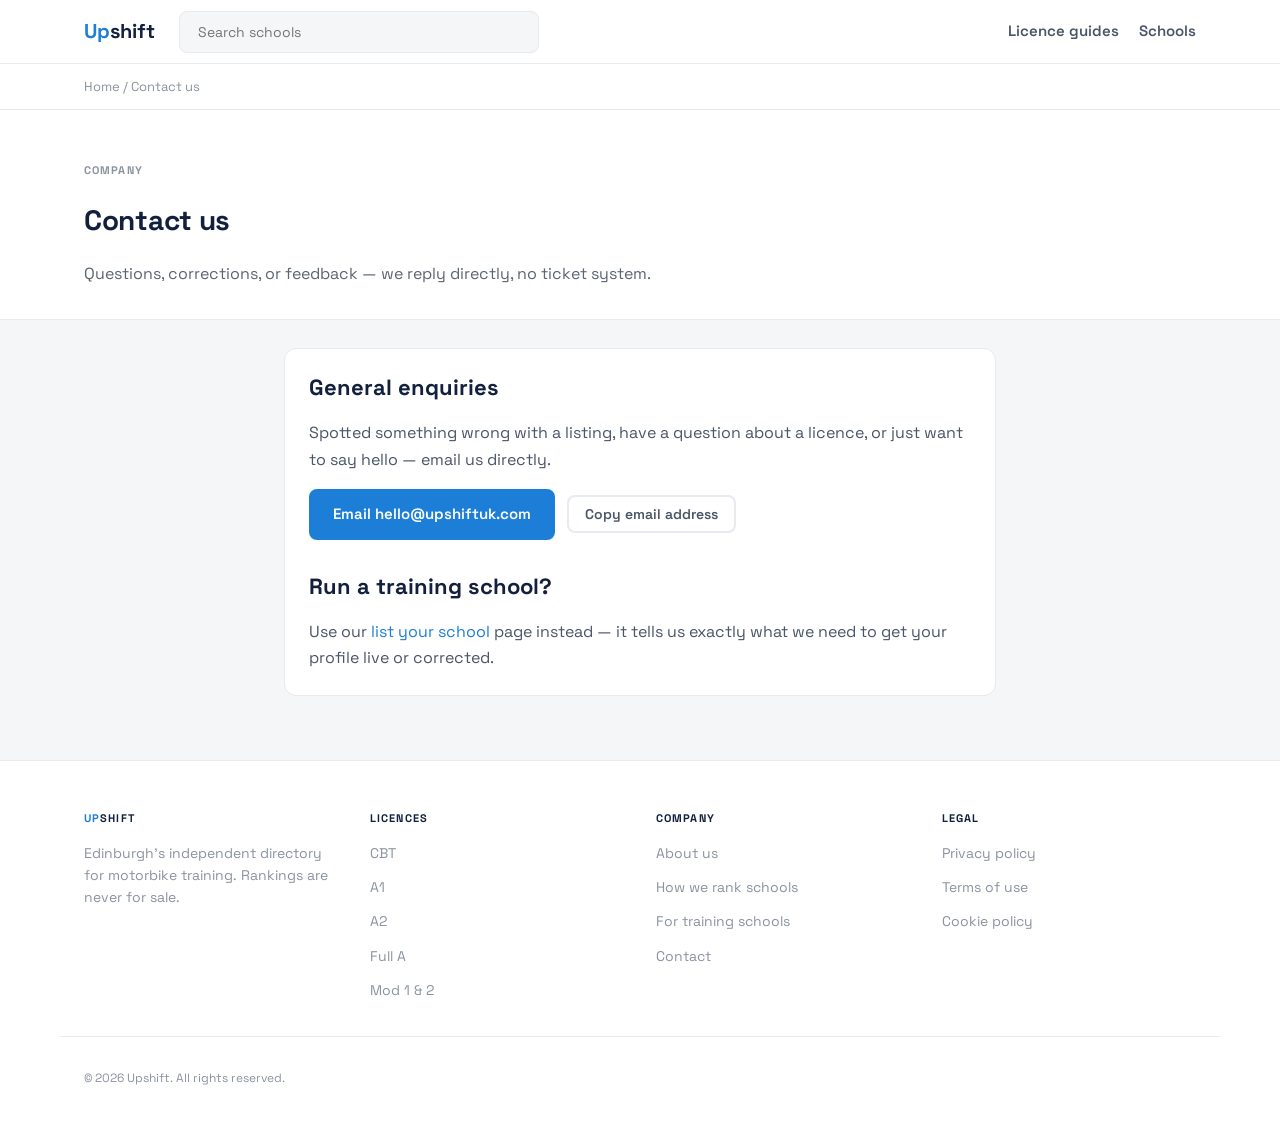
<file: pages/contact-us.html>
<!DOCTYPE html>
<html lang="en">
<head>
<meta charset="UTF-8">
<meta name="viewport" content="width=device-width, initial-scale=1">
<title>Contact us — Upshift</title>
<meta name="description" content="Get in touch with Upshift — questions, corrections, or feedback.">
<link rel="icon" href="../favicon.svg" type="image/svg+xml">
<link rel="canonical" href="https://getonbikes.vercel.app/pages/contact-us.html">
<meta property="og:type" content="website">
<meta property="og:site_name" content="Upshift">
<meta property="og:title" content="Contact us — Upshift">
<meta property="og:description" content="Get in touch with Upshift — questions, corrections, or feedback.">
<meta property="og:url" content="https://getonbikes.vercel.app/pages/contact-us.html">
<meta property="og:image" content="https://getonbikes.vercel.app/og-image.png">
<meta name="twitter:card" content="summary_large_image">
<meta name="twitter:title" content="Contact us — Upshift">
<meta name="twitter:description" content="Get in touch with Upshift — questions, corrections, or feedback.">
<meta name="twitter:image" content="https://getonbikes.vercel.app/og-image.png">
<link rel="stylesheet" href="../css/style.css">
</head>
<body>
<a href="#main-content" class="skip-link">Skip to main content</a>

<header class="navbar">
  <div class="container navbar__inner">
    <a href="../index.html" class="navbar__logo"><span class="accent">Up</span>shift</a>

    <input type="checkbox" id="nav-search-toggle" class="navbar__toggle-checkbox" hidden>
    <input type="checkbox" id="nav-menu-toggle" class="navbar__toggle-checkbox" hidden>

    <div class="navbar-search navbar__search">
      <input type="text" class="navbar-search__input" placeholder="Search schools" aria-label="Search schools">
    </div>

    <nav class="navbar__links">
      <a href="licence-guide.html">Licence guides</a>
      <a href="../schools.html">Schools</a>
    </nav>

    <div class="navbar__mobile-icons">
      <label for="nav-search-toggle" class="navbar__icon-btn" aria-label="Search"><svg width="18" height="18" viewBox="0 0 20 20" fill="none" stroke="currentColor" stroke-width="2" stroke-linecap="round"><circle cx="9" cy="9" r="6"></circle><line x1="14" y1="14" x2="18" y2="18"></line></svg></label>
      <label for="nav-menu-toggle" class="navbar__icon-btn" aria-label="Menu"><svg width="18" height="18" viewBox="0 0 20 20" fill="none" stroke="currentColor" stroke-width="2" stroke-linecap="round"><line x1="2" y1="5" x2="18" y2="5"></line><line x1="2" y1="10" x2="18" y2="10"></line><line x1="2" y1="15" x2="18" y2="15"></line></svg></label>
    </div>
  </div>
</header>

<main id="main-content">

<div class="breadcrumb">
  <div class="container">
    <a href="../index.html">Home</a> / Contact us
  </div>
</div>

<section class="hero" style="padding: 40px 0 32px;">
  <div class="container">
    <p class="hero__eyebrow text-label">Company</p>
    <h1>Contact us</h1>
    <p class="hero__subtitle" style="margin-bottom:0;">Questions, corrections, or feedback — we reply directly, no ticket system.</p>
  </div>
</section>

<div class="page-wrap">
  <div class="container" style="max-width: 760px;">
    <div class="content-card">

      <h2 style="margin-top:0;">General enquiries</h2>
      <p class="text-body" style="color:var(--text-2)">Spotted something wrong with a listing, have a question about a licence, or just want to say hello — email us directly.</p>
      <div style="display:flex; align-items:center; gap:12px; flex-wrap:wrap; margin-top:8px;">
        <a href="mailto:hello@upshiftuk.com" class="btn btn--primary">Email hello@upshiftuk.com</a>
        <button type="button" class="btn btn--ghost btn--sm copy-email-btn" data-email="hello@upshiftuk.com">Copy email address</button>
      </div>

      <h2 style="margin-top:32px;">Run a training school?</h2>
      <p class="text-body" style="color:var(--text-2); margin-bottom:0;">Use our <a href="list-your-school.html" style="color:var(--orange)">list your school</a> page instead — it tells us exactly what we need to get your profile live or corrected.</p>

    </div>
  </div>
</div>

</main>
<footer class="footer">
  <div class="container footer__grid">
    <div>
      <p class="text-label" style="color:var(--text); margin: 0 0 12px;"><span class="accent">Up</span>shift</p>
      <p class="text-body-sm">Edinburgh's independent directory for motorbike training. Rankings are never for sale.</p>
    </div>
    <div>
      <p class="text-label" style="color:var(--text); margin: 0 0 12px;">Licences</p>
      <ul style="display:flex; flex-direction:column; gap:8px;">
        <li><a href="licence-guide.html#cbt" class="text-body-sm">CBT</a></li>
        <li><a href="licence-guide.html#a1" class="text-body-sm">A1</a></li>
        <li><a href="licence-guide.html#a2" class="text-body-sm">A2</a></li>
        <li><a href="licence-guide.html#full-a" class="text-body-sm">Full A</a></li>
        <li><a href="licence-guide.html#mod-1-2" class="text-body-sm">Mod 1 &amp; 2</a></li>
      </ul>
    </div>
    <div>
      <p class="text-label" style="color:var(--text); margin: 0 0 12px;">Company</p>
      <ul style="display:flex; flex-direction:column; gap:8px;">
        <li><a href="about-us.html" class="text-body-sm">About us</a></li>
        <li><a href="how-we-rank-schools.html" class="text-body-sm">How we rank schools</a></li>
        <li><a href="list-your-school.html" class="text-body-sm">For training schools</a></li>
        <li><a href="contact-us.html" class="text-body-sm">Contact</a></li>
      </ul>
    </div>
    <div>
      <p class="text-label" style="color:var(--text); margin: 0 0 12px;">Legal</p>
      <ul style="display:flex; flex-direction:column; gap:8px;">
        <li><a href="privacy-policy.html" class="text-body-sm">Privacy policy</a></li>
        <li><a href="terms-of-use.html" class="text-body-sm">Terms of use</a></li>
        <li><a href="cookie-policy.html" class="text-body-sm">Cookie policy</a></li>
      </ul>
    </div>
  </div>
  <div class="container" style="border-top: 1px solid var(--border); margin-top: 32px; padding-top: 20px;">
    <p class="text-fine">© 2026 Upshift. All rights reserved.</p>
  </div>
</footer>

<script>
(function () {
  var btns = document.querySelectorAll('.copy-email-btn');
  btns.forEach(function (btn) {
    var defaultLabel = btn.textContent;
    btn.addEventListener('click', function () {
      navigator.clipboard.writeText(btn.dataset.email).then(function () {
        btn.textContent = 'Copied!';
        setTimeout(function () { btn.textContent = defaultLabel; }, 2000);
      });
    });
  });
})();
</script>

</body>
</html>
</file>
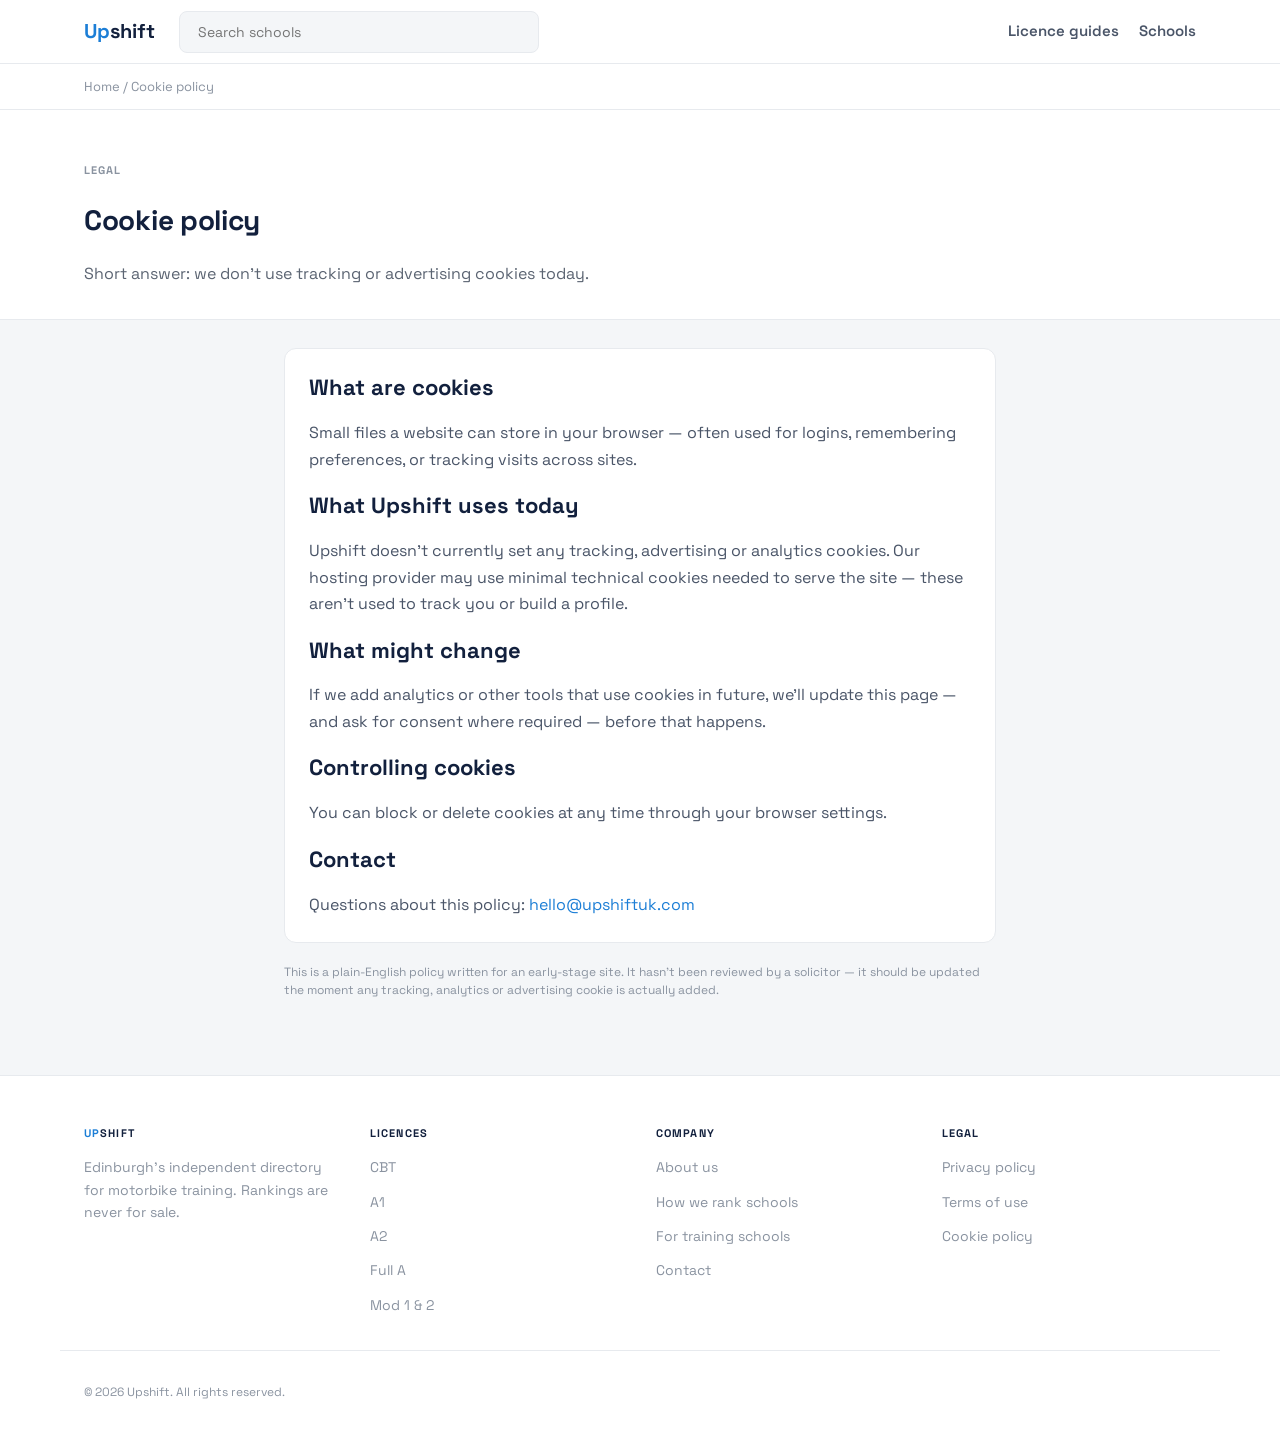
<file: pages/cookie-policy.html>
<!DOCTYPE html>
<html lang="en">
<head>
<meta charset="UTF-8">
<meta name="viewport" content="width=device-width, initial-scale=1">
<title>Cookie policy — Upshift</title>
<meta name="description" content="What cookies Upshift uses — short answer: none for tracking or ads, today.">
<link rel="icon" href="../favicon.svg" type="image/svg+xml">
<link rel="canonical" href="https://getonbikes.vercel.app/pages/cookie-policy.html">
<meta property="og:type" content="website">
<meta property="og:site_name" content="Upshift">
<meta property="og:title" content="Cookie policy — Upshift">
<meta property="og:description" content="What cookies Upshift uses — short answer: none for tracking or ads, today.">
<meta property="og:url" content="https://getonbikes.vercel.app/pages/cookie-policy.html">
<meta property="og:image" content="https://getonbikes.vercel.app/og-image.png">
<meta name="twitter:card" content="summary_large_image">
<meta name="twitter:title" content="Cookie policy — Upshift">
<meta name="twitter:description" content="What cookies Upshift uses — short answer: none for tracking or ads, today.">
<meta name="twitter:image" content="https://getonbikes.vercel.app/og-image.png">
<link rel="stylesheet" href="../css/style.css">
</head>
<body>
<a href="#main-content" class="skip-link">Skip to main content</a>

<header class="navbar">
  <div class="container navbar__inner">
    <a href="../index.html" class="navbar__logo"><span class="accent">Up</span>shift</a>

    <input type="checkbox" id="nav-search-toggle" class="navbar__toggle-checkbox" hidden>
    <input type="checkbox" id="nav-menu-toggle" class="navbar__toggle-checkbox" hidden>

    <div class="navbar-search navbar__search">
      <input type="text" class="navbar-search__input" placeholder="Search schools" aria-label="Search schools">
    </div>

    <nav class="navbar__links">
      <a href="licence-guide.html">Licence guides</a>
      <a href="../schools.html">Schools</a>
    </nav>

    <div class="navbar__mobile-icons">
      <label for="nav-search-toggle" class="navbar__icon-btn" aria-label="Search"><svg width="18" height="18" viewBox="0 0 20 20" fill="none" stroke="currentColor" stroke-width="2" stroke-linecap="round"><circle cx="9" cy="9" r="6"></circle><line x1="14" y1="14" x2="18" y2="18"></line></svg></label>
      <label for="nav-menu-toggle" class="navbar__icon-btn" aria-label="Menu"><svg width="18" height="18" viewBox="0 0 20 20" fill="none" stroke="currentColor" stroke-width="2" stroke-linecap="round"><line x1="2" y1="5" x2="18" y2="5"></line><line x1="2" y1="10" x2="18" y2="10"></line><line x1="2" y1="15" x2="18" y2="15"></line></svg></label>
    </div>
  </div>
</header>

<main id="main-content">

<div class="breadcrumb">
  <div class="container">
    <a href="../index.html">Home</a> / Cookie policy
  </div>
</div>

<section class="hero" style="padding: 40px 0 32px;">
  <div class="container">
    <p class="hero__eyebrow text-label">Legal</p>
    <h1>Cookie policy</h1>
    <p class="hero__subtitle" style="margin-bottom:0;">Short answer: we don't use tracking or advertising cookies today.</p>
  </div>
</section>

<div class="page-wrap">
  <div class="container" style="max-width: 760px;">
    <div class="content-card">

      <h2 style="margin-top:0;">What are cookies</h2>
      <p class="text-body" style="color:var(--text-2)">Small files a website can store in your browser — often used for logins, remembering preferences, or tracking visits across sites.</p>

      <h2>What Upshift uses today</h2>
      <p class="text-body" style="color:var(--text-2)">Upshift doesn't currently set any tracking, advertising or analytics cookies. Our hosting provider may use minimal technical cookies needed to serve the site — these aren't used to track you or build a profile.</p>

      <h2>What might change</h2>
      <p class="text-body" style="color:var(--text-2)">If we add analytics or other tools that use cookies in future, we'll update this page — and ask for consent where required — before that happens.</p>

      <h2>Controlling cookies</h2>
      <p class="text-body" style="color:var(--text-2)">You can block or delete cookies at any time through your browser settings.</p>

      <h2>Contact</h2>
      <p class="text-body" style="color:var(--text-2); margin-bottom:0;">Questions about this policy: <a href="mailto:hello@upshiftuk.com" style="color:var(--orange)">hello@upshiftuk.com</a></p>

    </div>

    <p class="text-fine" style="color:var(--text-3); margin-top:20px;">This is a plain-English policy written for an early-stage site. It hasn't been reviewed by a solicitor — it should be updated the moment any tracking, analytics or advertising cookie is actually added.</p>
  </div>
</div>

</main>
<footer class="footer">
  <div class="container footer__grid">
    <div>
      <p class="text-label" style="color:var(--text); margin: 0 0 12px;"><span class="accent">Up</span>shift</p>
      <p class="text-body-sm">Edinburgh's independent directory for motorbike training. Rankings are never for sale.</p>
    </div>
    <div>
      <p class="text-label" style="color:var(--text); margin: 0 0 12px;">Licences</p>
      <ul style="display:flex; flex-direction:column; gap:8px;">
        <li><a href="licence-guide.html#cbt" class="text-body-sm">CBT</a></li>
        <li><a href="licence-guide.html#a1" class="text-body-sm">A1</a></li>
        <li><a href="licence-guide.html#a2" class="text-body-sm">A2</a></li>
        <li><a href="licence-guide.html#full-a" class="text-body-sm">Full A</a></li>
        <li><a href="licence-guide.html#mod-1-2" class="text-body-sm">Mod 1 &amp; 2</a></li>
      </ul>
    </div>
    <div>
      <p class="text-label" style="color:var(--text); margin: 0 0 12px;">Company</p>
      <ul style="display:flex; flex-direction:column; gap:8px;">
        <li><a href="about-us.html" class="text-body-sm">About us</a></li>
        <li><a href="how-we-rank-schools.html" class="text-body-sm">How we rank schools</a></li>
        <li><a href="list-your-school.html" class="text-body-sm">For training schools</a></li>
        <li><a href="contact-us.html" class="text-body-sm">Contact</a></li>
      </ul>
    </div>
    <div>
      <p class="text-label" style="color:var(--text); margin: 0 0 12px;">Legal</p>
      <ul style="display:flex; flex-direction:column; gap:8px;">
        <li><a href="privacy-policy.html" class="text-body-sm">Privacy policy</a></li>
        <li><a href="terms-of-use.html" class="text-body-sm">Terms of use</a></li>
        <li><a href="cookie-policy.html" class="text-body-sm">Cookie policy</a></li>
      </ul>
    </div>
  </div>
  <div class="container" style="border-top: 1px solid var(--border); margin-top: 32px; padding-top: 20px;">
    <p class="text-fine">© 2026 Upshift. All rights reserved.</p>
  </div>
</footer>

</body>
</html>
</file>
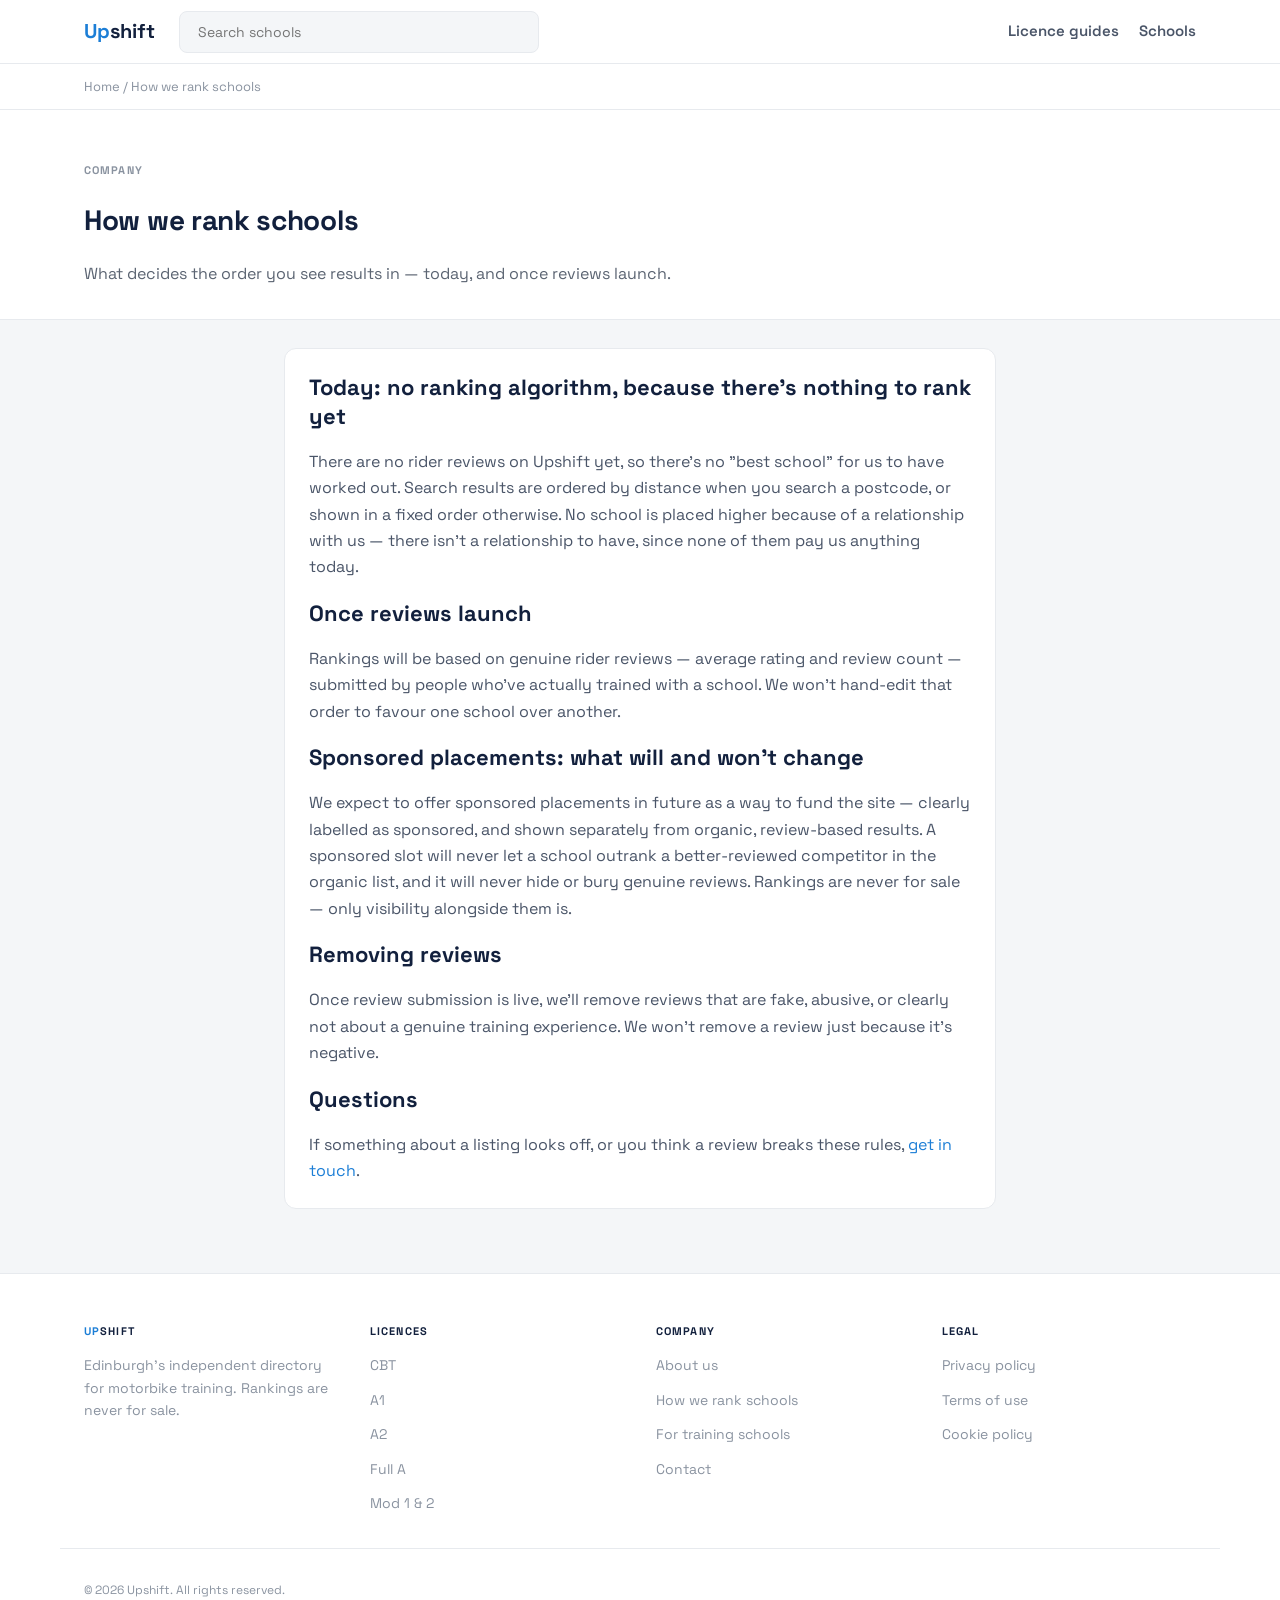
<file: pages/how-we-rank-schools.html>
<!DOCTYPE html>
<html lang="en">
<head>
<meta charset="UTF-8">
<meta name="viewport" content="width=device-width, initial-scale=1">
<title>How we rank schools — Upshift</title>
<meta name="description" content="How Upshift orders search results today, how that will change once reviews launch, and our pledge on sponsored placements.">
<link rel="icon" href="../favicon.svg" type="image/svg+xml">
<link rel="canonical" href="https://getonbikes.vercel.app/pages/how-we-rank-schools.html">
<meta property="og:type" content="website">
<meta property="og:site_name" content="Upshift">
<meta property="og:title" content="How we rank schools — Upshift">
<meta property="og:description" content="How Upshift orders search results today, how that will change once reviews launch, and our pledge on sponsored placements.">
<meta property="og:url" content="https://getonbikes.vercel.app/pages/how-we-rank-schools.html">
<meta property="og:image" content="https://getonbikes.vercel.app/og-image.png">
<meta name="twitter:card" content="summary_large_image">
<meta name="twitter:title" content="How we rank schools — Upshift">
<meta name="twitter:description" content="How Upshift orders search results today, how that will change once reviews launch, and our pledge on sponsored placements.">
<meta name="twitter:image" content="https://getonbikes.vercel.app/og-image.png">
<link rel="stylesheet" href="../css/style.css">
</head>
<body>
<a href="#main-content" class="skip-link">Skip to main content</a>

<header class="navbar">
  <div class="container navbar__inner">
    <a href="../index.html" class="navbar__logo"><span class="accent">Up</span>shift</a>

    <input type="checkbox" id="nav-search-toggle" class="navbar__toggle-checkbox" hidden>
    <input type="checkbox" id="nav-menu-toggle" class="navbar__toggle-checkbox" hidden>

    <div class="navbar-search navbar__search">
      <input type="text" class="navbar-search__input" placeholder="Search schools" aria-label="Search schools">
    </div>

    <nav class="navbar__links">
      <a href="licence-guide.html">Licence guides</a>
      <a href="../schools.html">Schools</a>
    </nav>

    <div class="navbar__mobile-icons">
      <label for="nav-search-toggle" class="navbar__icon-btn" aria-label="Search"><svg width="18" height="18" viewBox="0 0 20 20" fill="none" stroke="currentColor" stroke-width="2" stroke-linecap="round"><circle cx="9" cy="9" r="6"></circle><line x1="14" y1="14" x2="18" y2="18"></line></svg></label>
      <label for="nav-menu-toggle" class="navbar__icon-btn" aria-label="Menu"><svg width="18" height="18" viewBox="0 0 20 20" fill="none" stroke="currentColor" stroke-width="2" stroke-linecap="round"><line x1="2" y1="5" x2="18" y2="5"></line><line x1="2" y1="10" x2="18" y2="10"></line><line x1="2" y1="15" x2="18" y2="15"></line></svg></label>
    </div>
  </div>
</header>

<main id="main-content">

<div class="breadcrumb">
  <div class="container">
    <a href="../index.html">Home</a> / How we rank schools
  </div>
</div>

<section class="hero" style="padding: 40px 0 32px;">
  <div class="container">
    <p class="hero__eyebrow text-label">Company</p>
    <h1>How we rank schools</h1>
    <p class="hero__subtitle" style="margin-bottom:0;">What decides the order you see results in — today, and once reviews launch.</p>
  </div>
</section>

<div class="page-wrap">
  <div class="container" style="max-width: 760px;">
    <div class="content-card">

      <h2 style="margin-top:0;">Today: no ranking algorithm, because there's nothing to rank yet</h2>
      <p class="text-body" style="color:var(--text-2)">There are no rider reviews on Upshift yet, so there's no "best school" for us to have worked out. Search results are ordered by distance when you search a postcode, or shown in a fixed order otherwise. No school is placed higher because of a relationship with us — there isn't a relationship to have, since none of them pay us anything today.</p>

      <h2>Once reviews launch</h2>
      <p class="text-body" style="color:var(--text-2)">Rankings will be based on genuine rider reviews — average rating and review count — submitted by people who've actually trained with a school. We won't hand-edit that order to favour one school over another.</p>

      <h2>Sponsored placements: what will and won't change</h2>
      <p class="text-body" style="color:var(--text-2)">We expect to offer sponsored placements in future as a way to fund the site — clearly labelled as sponsored, and shown separately from organic, review-based results. A sponsored slot will never let a school outrank a better-reviewed competitor in the organic list, and it will never hide or bury genuine reviews. Rankings are never for sale — only visibility alongside them is.</p>

      <h2>Removing reviews</h2>
      <p class="text-body" style="color:var(--text-2)">Once review submission is live, we'll remove reviews that are fake, abusive, or clearly not about a genuine training experience. We won't remove a review just because it's negative.</p>

      <h2>Questions</h2>
      <p class="text-body" style="color:var(--text-2); margin-bottom:0;">If something about a listing looks off, or you think a review breaks these rules, <a href="contact-us.html" style="color:var(--orange)">get in touch</a>.</p>

    </div>
  </div>
</div>

</main>
<footer class="footer">
  <div class="container footer__grid">
    <div>
      <p class="text-label" style="color:var(--text); margin: 0 0 12px;"><span class="accent">Up</span>shift</p>
      <p class="text-body-sm">Edinburgh's independent directory for motorbike training. Rankings are never for sale.</p>
    </div>
    <div>
      <p class="text-label" style="color:var(--text); margin: 0 0 12px;">Licences</p>
      <ul style="display:flex; flex-direction:column; gap:8px;">
        <li><a href="licence-guide.html#cbt" class="text-body-sm">CBT</a></li>
        <li><a href="licence-guide.html#a1" class="text-body-sm">A1</a></li>
        <li><a href="licence-guide.html#a2" class="text-body-sm">A2</a></li>
        <li><a href="licence-guide.html#full-a" class="text-body-sm">Full A</a></li>
        <li><a href="licence-guide.html#mod-1-2" class="text-body-sm">Mod 1 &amp; 2</a></li>
      </ul>
    </div>
    <div>
      <p class="text-label" style="color:var(--text); margin: 0 0 12px;">Company</p>
      <ul style="display:flex; flex-direction:column; gap:8px;">
        <li><a href="about-us.html" class="text-body-sm">About us</a></li>
        <li><a href="how-we-rank-schools.html" class="text-body-sm">How we rank schools</a></li>
        <li><a href="list-your-school.html" class="text-body-sm">For training schools</a></li>
        <li><a href="contact-us.html" class="text-body-sm">Contact</a></li>
      </ul>
    </div>
    <div>
      <p class="text-label" style="color:var(--text); margin: 0 0 12px;">Legal</p>
      <ul style="display:flex; flex-direction:column; gap:8px;">
        <li><a href="privacy-policy.html" class="text-body-sm">Privacy policy</a></li>
        <li><a href="terms-of-use.html" class="text-body-sm">Terms of use</a></li>
        <li><a href="cookie-policy.html" class="text-body-sm">Cookie policy</a></li>
      </ul>
    </div>
  </div>
  <div class="container" style="border-top: 1px solid var(--border); margin-top: 32px; padding-top: 20px;">
    <p class="text-fine">© 2026 Upshift. All rights reserved.</p>
  </div>
</footer>

</body>
</html>
</file>
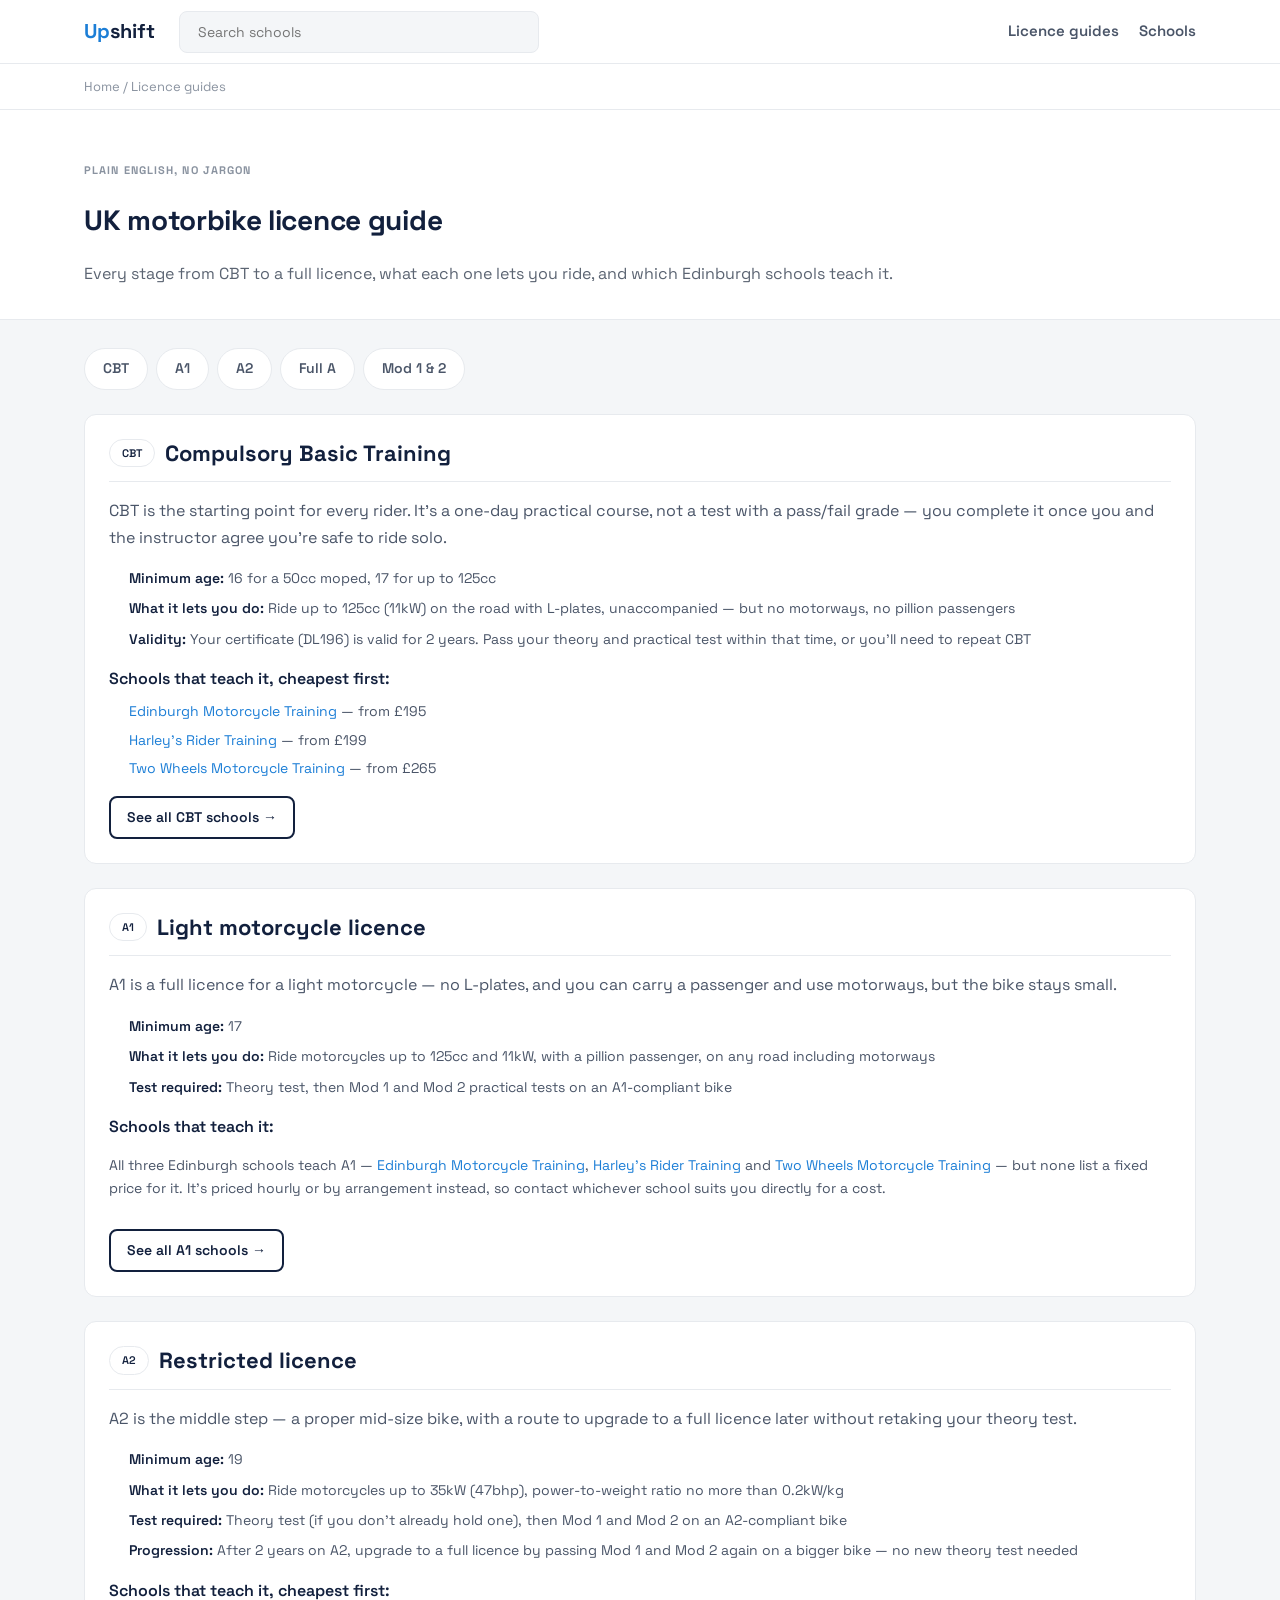
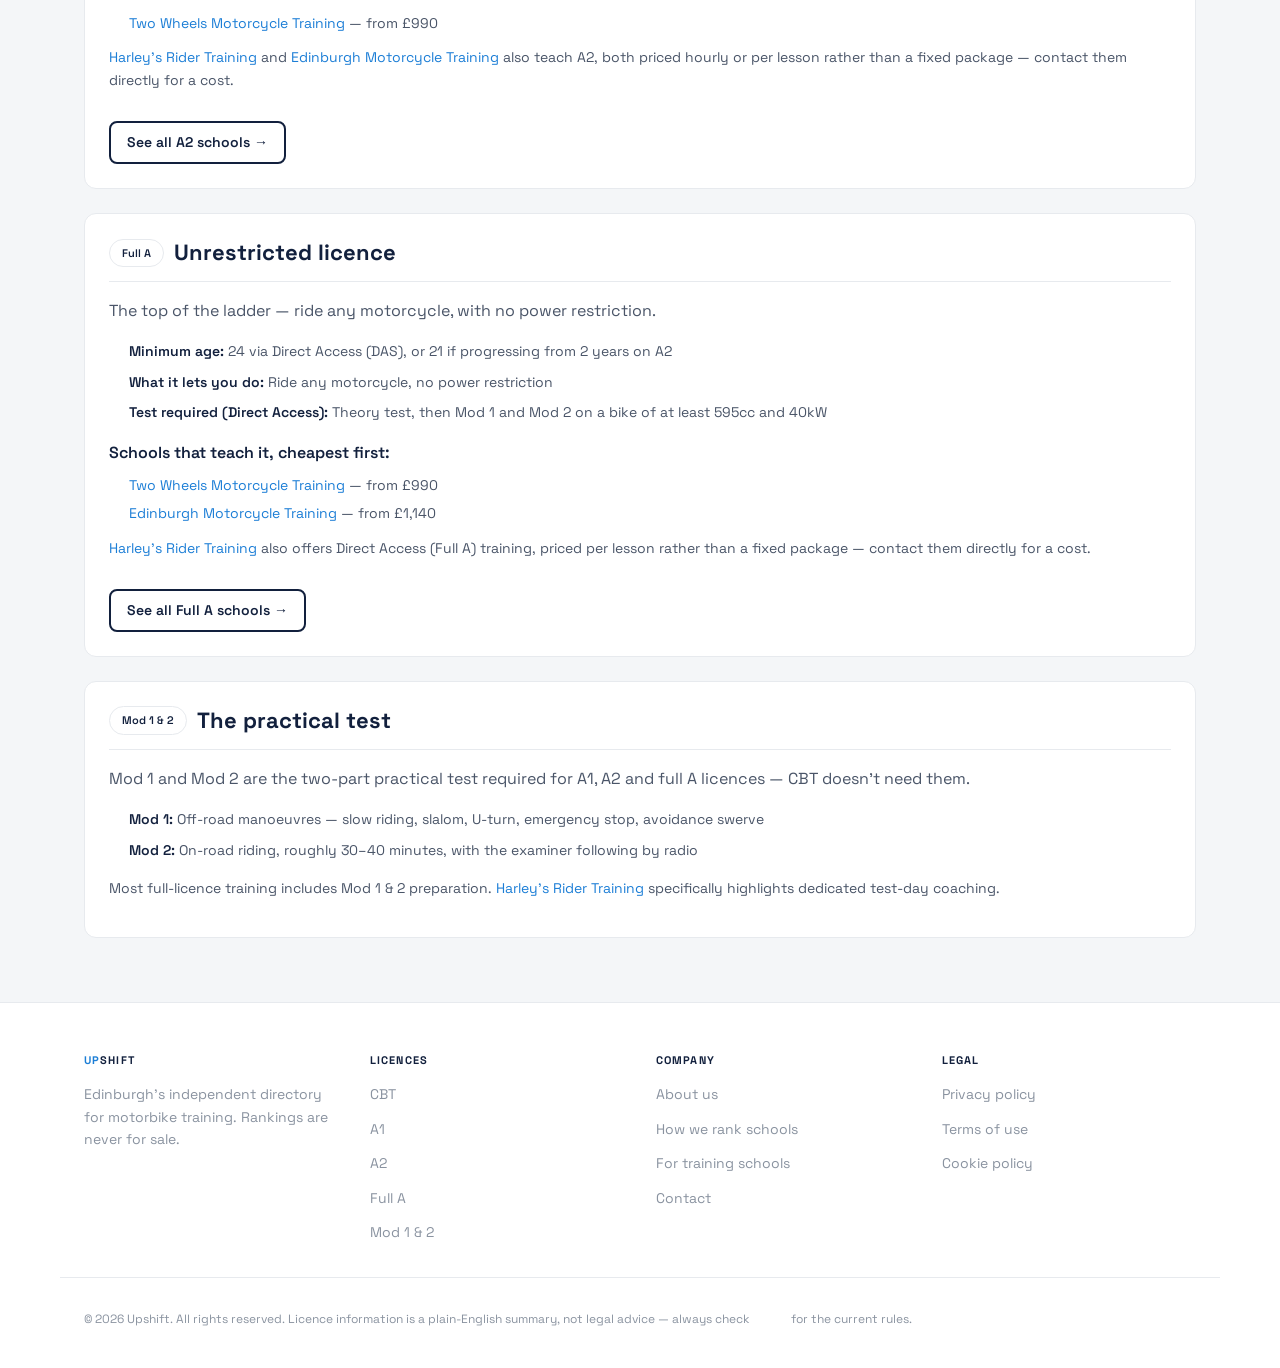
<file: pages/licence-guide.html>
<!DOCTYPE html>
<html lang="en">
<head>
<meta charset="UTF-8">
<meta name="viewport" content="width=device-width, initial-scale=1">
<title>UK motorbike licence guide — CBT, A1, A2, Full A &amp; Mod 1&amp;2 | Upshift</title>
<meta name="description" content="Plain-English guide to UK motorbike licences: CBT, A1, A2, Full A (Direct Access) and the Mod 1 &amp; 2 practical tests. Ages, restrictions and which Edinburgh schools teach each stage.">
<link rel="icon" href="../favicon.svg" type="image/svg+xml">
<link rel="canonical" href="https://getonbikes.vercel.app/pages/licence-guide.html">
<meta property="og:type" content="website">
<meta property="og:site_name" content="Upshift">
<meta property="og:title" content="UK motorbike licence guide — CBT, A1, A2, Full A &amp; Mod 1&amp;2 | Upshift">
<meta property="og:description" content="Plain-English guide to UK motorbike licences: CBT, A1, A2, Full A (Direct Access) and the Mod 1 &amp; 2 practical tests. Ages, restrictions and which Edinburgh schools teach each stage.">
<meta property="og:url" content="https://getonbikes.vercel.app/pages/licence-guide.html">
<meta property="og:image" content="https://getonbikes.vercel.app/og-image.png">
<meta name="twitter:card" content="summary_large_image">
<meta name="twitter:title" content="UK motorbike licence guide — CBT, A1, A2, Full A &amp; Mod 1&amp;2 | Upshift">
<meta name="twitter:description" content="Plain-English guide to UK motorbike licences: CBT, A1, A2, Full A (Direct Access) and the Mod 1 &amp; 2 practical tests. Ages, restrictions and which Edinburgh schools teach each stage.">
<meta name="twitter:image" content="https://getonbikes.vercel.app/og-image.png">
<link rel="stylesheet" href="../css/style.css">
</head>
<body>
<a href="#main-content" class="skip-link">Skip to main content</a>

<header class="navbar">
  <div class="container navbar__inner">
    <a href="../index.html" class="navbar__logo"><span class="accent">Up</span>shift</a>

    <input type="checkbox" id="nav-search-toggle" class="navbar__toggle-checkbox" hidden>
    <input type="checkbox" id="nav-menu-toggle" class="navbar__toggle-checkbox" hidden>

    <div class="navbar-search navbar__search">
      <input type="text" class="navbar-search__input" placeholder="Search schools" aria-label="Search schools">
    </div>

    <nav class="navbar__links">
      <a href="licence-guide.html">Licence guides</a>
      <a href="../schools.html">Schools</a>
    </nav>

    <div class="navbar__mobile-icons">
      <label for="nav-search-toggle" class="navbar__icon-btn" aria-label="Search"><svg width="18" height="18" viewBox="0 0 20 20" fill="none" stroke="currentColor" stroke-width="2" stroke-linecap="round"><circle cx="9" cy="9" r="6"></circle><line x1="14" y1="14" x2="18" y2="18"></line></svg></label>
      <label for="nav-menu-toggle" class="navbar__icon-btn" aria-label="Menu"><svg width="18" height="18" viewBox="0 0 20 20" fill="none" stroke="currentColor" stroke-width="2" stroke-linecap="round"><line x1="2" y1="5" x2="18" y2="5"></line><line x1="2" y1="10" x2="18" y2="10"></line><line x1="2" y1="15" x2="18" y2="15"></line></svg></label>
    </div>
  </div>
</header>

<main id="main-content">

<div class="breadcrumb">
  <div class="container">
    <a href="../index.html">Home</a> / Licence guides
  </div>
</div>

<section class="hero" style="padding: 40px 0 32px;">
  <div class="container">
    <p class="hero__eyebrow text-label">Plain English, no jargon</p>
    <h1>UK motorbike licence guide</h1>
    <p class="hero__subtitle" style="margin-bottom:0;">Every stage from CBT to a full licence, what each one lets you ride, and which Edinburgh schools teach it.</p>
  </div>
</section>

<div class="page-wrap">
  <div class="container">

    <div class="region-pills" style="margin-bottom:24px;">
      <a href="#cbt" class="region-pill">CBT</a>
      <a href="#a1" class="region-pill">A1</a>
      <a href="#a2" class="region-pill">A2</a>
      <a href="#full-a" class="region-pill">Full A</a>
      <a href="#mod-1-2" class="region-pill">Mod 1 &amp; 2</a>
    </div>

    <div id="cbt" class="content-card" style="margin-bottom:24px;">
      <div style="display:flex; align-items:center; gap:10px; padding-bottom:14px; border-bottom:1px solid var(--border); margin-bottom:16px;">
        <span class="licence-badge licence-badge--cbt">CBT</span>
        <h2 style="margin:0; padding:0; border:none;">Compulsory Basic Training</h2>
      </div>
      <p class="text-body" style="color:var(--text-2)">CBT is the starting point for every rider. It's a one-day practical course, not a test with a pass/fail grade — you complete it once you and the instructor agree you're safe to ride solo.</p>
      <ul class="text-body-sm" style="color:var(--text-2); margin:16px 0 0; padding-left:20px; display:flex; flex-direction:column; gap:8px;">
        <li><strong class="text-semibold" style="color:var(--text)">Minimum age:</strong> 16 for a 50cc moped, 17 for up to 125cc</li>
        <li><strong class="text-semibold" style="color:var(--text)">What it lets you do:</strong> Ride up to 125cc (11kW) on the road with L-plates, unaccompanied — but no motorways, no pillion passengers</li>
        <li><strong class="text-semibold" style="color:var(--text)">Validity:</strong> Your certificate (DL196) is valid for 2 years. Pass your theory and practical test within that time, or you'll need to repeat CBT</li>
      </ul>
      <p class="text-semibold" style="margin-top:16px; margin-bottom:8px;">Schools that teach it, cheapest first:</p>
      <ul class="text-body-sm" style="color:var(--text-2); padding-left:20px; display:flex; flex-direction:column; gap:6px;">
        <li><a href="schools/edinburgh-motorcycle-training.html" style="color:var(--orange)">Edinburgh Motorcycle Training</a> — from £195</li>
        <li><a href="schools/harleys-rider-training.html" style="color:var(--orange)">Harley's Rider Training</a> — from £199</li>
        <li><a href="schools/two-wheels.html" style="color:var(--orange)">Two Wheels Motorcycle Training</a> — from £265</li>
      </ul>
      <a href="../schools.html?city=edinburgh&amp;licence=cbt" class="btn btn--outline btn--sm" style="margin-top:16px;">See all CBT schools →</a>
    </div>

    <div id="a1" class="content-card" style="margin-bottom:24px;">
      <div style="display:flex; align-items:center; gap:10px; padding-bottom:14px; border-bottom:1px solid var(--border); margin-bottom:16px;">
        <span class="licence-badge licence-badge--a1">A1</span>
        <h2 style="margin:0; padding:0; border:none;">Light motorcycle licence</h2>
      </div>
      <p class="text-body" style="color:var(--text-2)">A1 is a full licence for a light motorcycle — no L-plates, and you can carry a passenger and use motorways, but the bike stays small.</p>
      <ul class="text-body-sm" style="color:var(--text-2); margin:16px 0 0; padding-left:20px; display:flex; flex-direction:column; gap:8px;">
        <li><strong class="text-semibold" style="color:var(--text)">Minimum age:</strong> 17</li>
        <li><strong class="text-semibold" style="color:var(--text)">What it lets you do:</strong> Ride motorcycles up to 125cc and 11kW, with a pillion passenger, on any road including motorways</li>
        <li><strong class="text-semibold" style="color:var(--text)">Test required:</strong> Theory test, then Mod 1 and Mod 2 practical tests on an A1-compliant bike</li>
      </ul>
      <p class="text-semibold" style="margin-top:16px; margin-bottom:8px;">Schools that teach it:</p>
      <p class="text-body-sm" style="color:var(--text-2);">All three Edinburgh schools teach A1 — <a href="schools/edinburgh-motorcycle-training.html" style="color:var(--orange)">Edinburgh Motorcycle Training</a>, <a href="schools/harleys-rider-training.html" style="color:var(--orange)">Harley's Rider Training</a> and <a href="schools/two-wheels.html" style="color:var(--orange)">Two Wheels Motorcycle Training</a> — but none list a fixed price for it. It's priced hourly or by arrangement instead, so contact whichever school suits you directly for a cost.</p>
      <a href="../schools.html?city=edinburgh&amp;licence=a1" class="btn btn--outline btn--sm" style="margin-top:16px;">See all A1 schools →</a>
    </div>

    <div id="a2" class="content-card" style="margin-bottom:24px;">
      <div style="display:flex; align-items:center; gap:10px; padding-bottom:14px; border-bottom:1px solid var(--border); margin-bottom:16px;">
        <span class="licence-badge licence-badge--a2">A2</span>
        <h2 style="margin:0; padding:0; border:none;">Restricted licence</h2>
      </div>
      <p class="text-body" style="color:var(--text-2)">A2 is the middle step — a proper mid-size bike, with a route to upgrade to a full licence later without retaking your theory test.</p>
      <ul class="text-body-sm" style="color:var(--text-2); margin:16px 0 0; padding-left:20px; display:flex; flex-direction:column; gap:8px;">
        <li><strong class="text-semibold" style="color:var(--text)">Minimum age:</strong> 19</li>
        <li><strong class="text-semibold" style="color:var(--text)">What it lets you do:</strong> Ride motorcycles up to 35kW (47bhp), power-to-weight ratio no more than 0.2kW/kg</li>
        <li><strong class="text-semibold" style="color:var(--text)">Test required:</strong> Theory test (if you don't already hold one), then Mod 1 and Mod 2 on an A2-compliant bike</li>
        <li><strong class="text-semibold" style="color:var(--text)">Progression:</strong> After 2 years on A2, upgrade to a full licence by passing Mod 1 and Mod 2 again on a bigger bike — no new theory test needed</li>
      </ul>
      <p class="text-semibold" style="margin-top:16px; margin-bottom:8px;">Schools that teach it, cheapest first:</p>
      <ul class="text-body-sm" style="color:var(--text-2); padding-left:20px; display:flex; flex-direction:column; gap:6px;">
        <li><a href="schools/two-wheels.html" style="color:var(--orange)">Two Wheels Motorcycle Training</a> — from £990</li>
      </ul>
      <p class="text-body-sm" style="color:var(--text-2); margin-top:12px;"><a href="schools/harleys-rider-training.html" style="color:var(--orange)">Harley's Rider Training</a> and <a href="schools/edinburgh-motorcycle-training.html" style="color:var(--orange)">Edinburgh Motorcycle Training</a> also teach A2, both priced hourly or per lesson rather than a fixed package — contact them directly for a cost.</p>
      <a href="../schools.html?city=edinburgh&amp;licence=a2" class="btn btn--outline btn--sm" style="margin-top:16px;">See all A2 schools →</a>
    </div>

    <div id="full-a" class="content-card" style="margin-bottom:24px;">
      <div style="display:flex; align-items:center; gap:10px; padding-bottom:14px; border-bottom:1px solid var(--border); margin-bottom:16px;">
        <span class="licence-badge licence-badge--full-a">Full A</span>
        <h2 style="margin:0; padding:0; border:none;">Unrestricted licence</h2>
      </div>
      <p class="text-body" style="color:var(--text-2)">The top of the ladder — ride any motorcycle, with no power restriction.</p>
      <ul class="text-body-sm" style="color:var(--text-2); margin:16px 0 0; padding-left:20px; display:flex; flex-direction:column; gap:8px;">
        <li><strong class="text-semibold" style="color:var(--text)">Minimum age:</strong> 24 via Direct Access (DAS), or 21 if progressing from 2 years on A2</li>
        <li><strong class="text-semibold" style="color:var(--text)">What it lets you do:</strong> Ride any motorcycle, no power restriction</li>
        <li><strong class="text-semibold" style="color:var(--text)">Test required (Direct Access):</strong> Theory test, then Mod 1 and Mod 2 on a bike of at least 595cc and 40kW</li>
      </ul>
      <p class="text-semibold" style="margin-top:16px; margin-bottom:8px;">Schools that teach it, cheapest first:</p>
      <ul class="text-body-sm" style="color:var(--text-2); padding-left:20px; display:flex; flex-direction:column; gap:6px;">
        <li><a href="schools/two-wheels.html" style="color:var(--orange)">Two Wheels Motorcycle Training</a> — from £990</li>
        <li><a href="schools/edinburgh-motorcycle-training.html" style="color:var(--orange)">Edinburgh Motorcycle Training</a> — from £1,140</li>
      </ul>
      <p class="text-body-sm" style="color:var(--text-2); margin-top:12px;"><a href="schools/harleys-rider-training.html" style="color:var(--orange)">Harley's Rider Training</a> also offers Direct Access (Full A) training, priced per lesson rather than a fixed package — contact them directly for a cost.</p>
      <a href="../schools.html?city=edinburgh&amp;licence=full-a" class="btn btn--outline btn--sm" style="margin-top:16px;">See all Full A schools →</a>
    </div>

    <div id="mod-1-2" class="content-card">
      <div style="display:flex; align-items:center; gap:10px; padding-bottom:14px; border-bottom:1px solid var(--border); margin-bottom:16px;">
        <span class="licence-badge licence-badge--mod">Mod 1 &amp; 2</span>
        <h2 style="margin:0; padding:0; border:none;">The practical test</h2>
      </div>
      <p class="text-body" style="color:var(--text-2)">Mod 1 and Mod 2 are the two-part practical test required for A1, A2 and full A licences — CBT doesn't need them.</p>
      <ul class="text-body-sm" style="color:var(--text-2); margin:16px 0 0; padding-left:20px; display:flex; flex-direction:column; gap:8px;">
        <li><strong class="text-semibold" style="color:var(--text)">Mod 1:</strong> Off-road manoeuvres — slow riding, slalom, U-turn, emergency stop, avoidance swerve</li>
        <li><strong class="text-semibold" style="color:var(--text)">Mod 2:</strong> On-road riding, roughly 30–40 minutes, with the examiner following by radio</li>
      </ul>
      <p class="text-body-sm" style="color:var(--text-2); margin-top:16px;">Most full-licence training includes Mod 1 &amp; 2 preparation. <a href="schools/harleys-rider-training.html" style="color:var(--orange)">Harley's Rider Training</a> specifically highlights dedicated test-day coaching.</p>
    </div>

  </div>
</div>

</main>
<footer class="footer">
  <div class="container footer__grid">
    <div>
      <p class="text-label" style="color:var(--text); margin: 0 0 12px;"><span class="accent">Up</span>shift</p>
      <p class="text-body-sm">Edinburgh's independent directory for motorbike training. Rankings are never for sale.</p>
    </div>
    <div>
      <p class="text-label" style="color:var(--text); margin: 0 0 12px;">Licences</p>
      <ul style="display:flex; flex-direction:column; gap:8px;">
        <li><a href="licence-guide.html#cbt" class="text-body-sm">CBT</a></li>
        <li><a href="licence-guide.html#a1" class="text-body-sm">A1</a></li>
        <li><a href="licence-guide.html#a2" class="text-body-sm">A2</a></li>
        <li><a href="licence-guide.html#full-a" class="text-body-sm">Full A</a></li>
        <li><a href="licence-guide.html#mod-1-2" class="text-body-sm">Mod 1 &amp; 2</a></li>
      </ul>
    </div>
    <div>
      <p class="text-label" style="color:var(--text); margin: 0 0 12px;">Company</p>
      <ul style="display:flex; flex-direction:column; gap:8px;">
        <li><a href="about-us.html" class="text-body-sm">About us</a></li>
        <li><a href="how-we-rank-schools.html" class="text-body-sm">How we rank schools</a></li>
        <li><a href="list-your-school.html" class="text-body-sm">For training schools</a></li>
        <li><a href="contact-us.html" class="text-body-sm">Contact</a></li>
      </ul>
    </div>
    <div>
      <p class="text-label" style="color:var(--text); margin: 0 0 12px;">Legal</p>
      <ul style="display:flex; flex-direction:column; gap:8px;">
        <li><a href="privacy-policy.html" class="text-body-sm">Privacy policy</a></li>
        <li><a href="terms-of-use.html" class="text-body-sm">Terms of use</a></li>
        <li><a href="cookie-policy.html" class="text-body-sm">Cookie policy</a></li>
      </ul>
    </div>
  </div>
  <div class="container" style="border-top: 1px solid var(--border); margin-top: 32px; padding-top: 20px;">
    <p class="text-fine">© 2026 Upshift. All rights reserved. Licence information is a plain-English summary, not legal advice — always check <a href="https://www.gov.uk/ride-motorcycle-moped" style="color:rgba(255,255,255,0.7)" target="_blank" rel="noopener">gov.uk</a> for the current rules.</p>
  </div>
</footer>

</body>
</html>
</file>
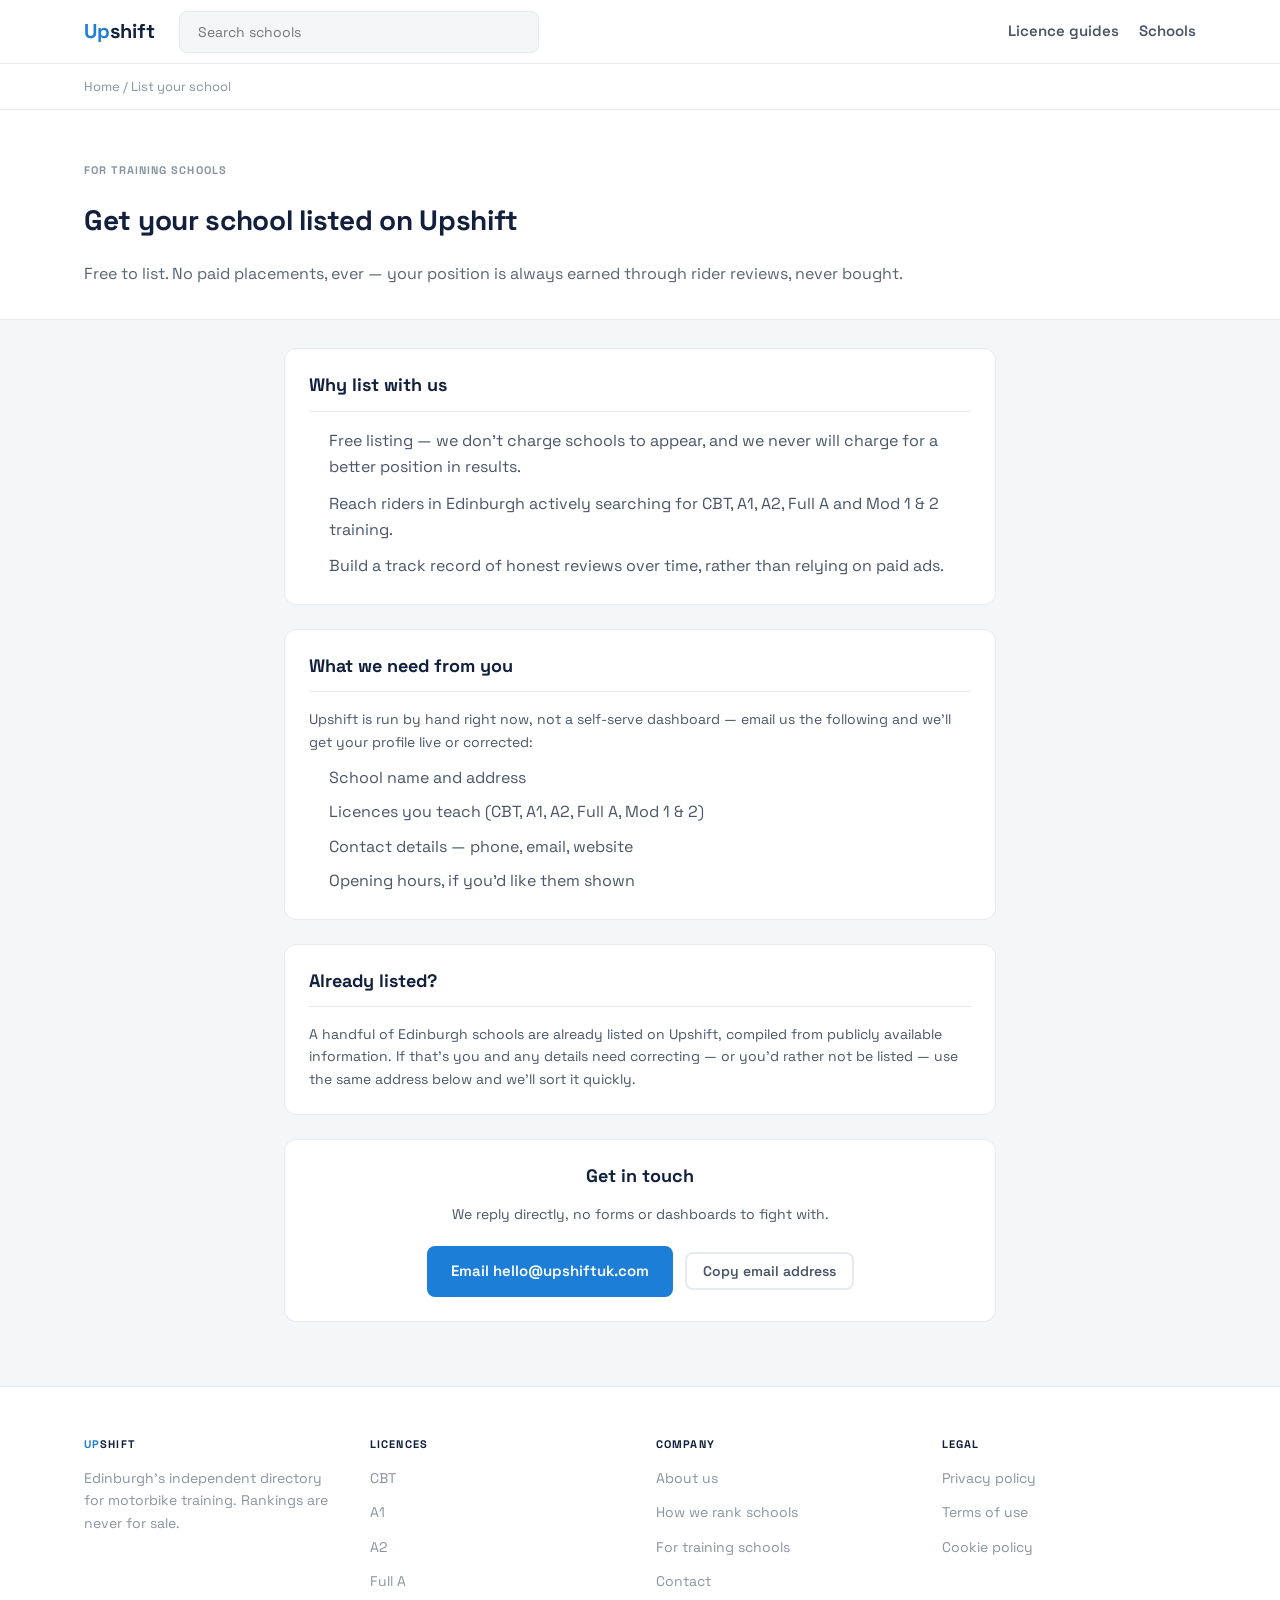
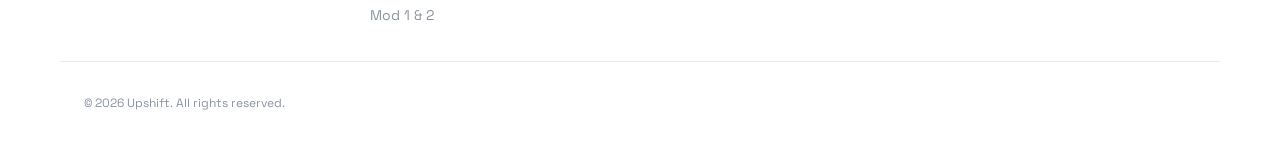
<file: pages/list-your-school.html>
<!DOCTYPE html>
<html lang="en">
<head>
<meta charset="UTF-8">
<meta name="viewport" content="width=device-width, initial-scale=1">
<title>List your school — Upshift</title>
<meta name="description" content="Get your Edinburgh motorbike training school listed on Upshift, free. No paid placements, ever — rankings are always review-driven.">
<link rel="icon" href="../favicon.svg" type="image/svg+xml">
<link rel="canonical" href="https://getonbikes.vercel.app/pages/list-your-school.html">
<meta property="og:type" content="website">
<meta property="og:site_name" content="Upshift">
<meta property="og:title" content="List your school — Upshift">
<meta property="og:description" content="Get your Edinburgh motorbike training school listed on Upshift, free. No paid placements, ever — rankings are always review-driven.">
<meta property="og:url" content="https://getonbikes.vercel.app/pages/list-your-school.html">
<meta property="og:image" content="https://getonbikes.vercel.app/og-image.png">
<meta name="twitter:card" content="summary_large_image">
<meta name="twitter:title" content="List your school — Upshift">
<meta name="twitter:description" content="Get your Edinburgh motorbike training school listed on Upshift, free. No paid placements, ever — rankings are always review-driven.">
<meta name="twitter:image" content="https://getonbikes.vercel.app/og-image.png">
<link rel="stylesheet" href="../css/style.css">
</head>
<body>
<a href="#main-content" class="skip-link">Skip to main content</a>

<header class="navbar">
  <div class="container navbar__inner">
    <a href="../index.html" class="navbar__logo"><span class="accent">Up</span>shift</a>

    <input type="checkbox" id="nav-search-toggle" class="navbar__toggle-checkbox" hidden>
    <input type="checkbox" id="nav-menu-toggle" class="navbar__toggle-checkbox" hidden>

    <div class="navbar-search navbar__search">
      <input type="text" class="navbar-search__input" placeholder="Search schools" aria-label="Search schools">
    </div>

    <nav class="navbar__links">
      <a href="licence-guide.html">Licence guides</a>
      <a href="../schools.html">Schools</a>
    </nav>

    <div class="navbar__mobile-icons">
      <label for="nav-search-toggle" class="navbar__icon-btn" aria-label="Search"><svg width="18" height="18" viewBox="0 0 20 20" fill="none" stroke="currentColor" stroke-width="2" stroke-linecap="round"><circle cx="9" cy="9" r="6"></circle><line x1="14" y1="14" x2="18" y2="18"></line></svg></label>
      <label for="nav-menu-toggle" class="navbar__icon-btn" aria-label="Menu"><svg width="18" height="18" viewBox="0 0 20 20" fill="none" stroke="currentColor" stroke-width="2" stroke-linecap="round"><line x1="2" y1="5" x2="18" y2="5"></line><line x1="2" y1="10" x2="18" y2="10"></line><line x1="2" y1="15" x2="18" y2="15"></line></svg></label>
    </div>
  </div>
</header>

<main id="main-content">

<div class="breadcrumb">
  <div class="container">
    <a href="../index.html">Home</a> / List your school
  </div>
</div>

<section class="hero" style="padding: 40px 0 32px;">
  <div class="container">
    <p class="hero__eyebrow text-label">For training schools</p>
    <h1>Get your school listed on Upshift</h1>
    <p class="hero__subtitle" style="margin-bottom:0;">Free to list. No paid placements, ever — your position is always earned through rider reviews, never bought.</p>
  </div>
</section>

<div class="page-wrap">
  <div class="container" style="max-width: 760px;">

    <div class="content-card" style="margin-bottom:24px;">
      <h2 class="content-card__title">Why list with us</h2>
      <ul class="text-body" style="color:var(--text-2); margin:0; padding-left:20px; display:flex; flex-direction:column; gap:10px;">
        <li>Free listing — we don't charge schools to appear, and we never will charge for a better position in results.</li>
        <li>Reach riders in Edinburgh actively searching for CBT, A1, A2, Full A and Mod 1 &amp; 2 training.</li>
        <li>Build a track record of honest reviews over time, rather than relying on paid ads.</li>
      </ul>
    </div>

    <div class="content-card" style="margin-bottom:24px;">
      <h2 class="content-card__title">What we need from you</h2>
      <p class="text-body-sm" style="color:var(--text-2); margin:0 0 12px;">Upshift is run by hand right now, not a self-serve dashboard — email us the following and we'll get your profile live or corrected:</p>
      <ul class="text-body" style="color:var(--text-2); margin:0; padding-left:20px; display:flex; flex-direction:column; gap:8px;">
        <li>School name and address</li>
        <li>Licences you teach (CBT, A1, A2, Full A, Mod 1 &amp; 2)</li>
        <li>Contact details — phone, email, website</li>
        <li>Opening hours, if you'd like them shown</li>
      </ul>
    </div>

    <div class="content-card" style="margin-bottom:24px;">
      <h2 class="content-card__title">Already listed?</h2>
      <p class="text-body-sm" style="color:var(--text-2); margin:0;">A handful of Edinburgh schools are already listed on Upshift, compiled from publicly available information. If that's you and any details need correcting — or you'd rather not be listed — use the same address below and we'll sort it quickly.</p>
    </div>

    <div class="content-card" style="text-align:center;">
      <h2 class="content-card__title" style="border-bottom:none; padding-bottom:0;">Get in touch</h2>
      <p class="text-body-sm" style="color:var(--text-2); margin:0 0 20px;">We reply directly, no forms or dashboards to fight with.</p>
      <div style="display:flex; align-items:center; justify-content:center; gap:12px; flex-wrap:wrap;">
        <a href="mailto:hello@upshiftuk.com?subject=Listing%20my%20school%20on%20Upshift" class="btn btn--primary">Email hello@upshiftuk.com</a>
        <button type="button" class="btn btn--ghost btn--sm copy-email-btn" data-email="hello@upshiftuk.com">Copy email address</button>
      </div>
    </div>

  </div>
</div>

</main>
<footer class="footer">
  <div class="container footer__grid">
    <div>
      <p class="text-label" style="color:var(--text); margin: 0 0 12px;"><span class="accent">Up</span>shift</p>
      <p class="text-body-sm">Edinburgh's independent directory for motorbike training. Rankings are never for sale.</p>
    </div>
    <div>
      <p class="text-label" style="color:var(--text); margin: 0 0 12px;">Licences</p>
      <ul style="display:flex; flex-direction:column; gap:8px;">
        <li><a href="licence-guide.html#cbt" class="text-body-sm">CBT</a></li>
        <li><a href="licence-guide.html#a1" class="text-body-sm">A1</a></li>
        <li><a href="licence-guide.html#a2" class="text-body-sm">A2</a></li>
        <li><a href="licence-guide.html#full-a" class="text-body-sm">Full A</a></li>
        <li><a href="licence-guide.html#mod-1-2" class="text-body-sm">Mod 1 &amp; 2</a></li>
      </ul>
    </div>
    <div>
      <p class="text-label" style="color:var(--text); margin: 0 0 12px;">Company</p>
      <ul style="display:flex; flex-direction:column; gap:8px;">
        <li><a href="about-us.html" class="text-body-sm">About us</a></li>
        <li><a href="how-we-rank-schools.html" class="text-body-sm">How we rank schools</a></li>
        <li><a href="list-your-school.html" class="text-body-sm">For training schools</a></li>
        <li><a href="contact-us.html" class="text-body-sm">Contact</a></li>
      </ul>
    </div>
    <div>
      <p class="text-label" style="color:var(--text); margin: 0 0 12px;">Legal</p>
      <ul style="display:flex; flex-direction:column; gap:8px;">
        <li><a href="privacy-policy.html" class="text-body-sm">Privacy policy</a></li>
        <li><a href="terms-of-use.html" class="text-body-sm">Terms of use</a></li>
        <li><a href="cookie-policy.html" class="text-body-sm">Cookie policy</a></li>
      </ul>
    </div>
  </div>
  <div class="container" style="border-top: 1px solid var(--border); margin-top: 32px; padding-top: 20px;">
    <p class="text-fine">© 2026 Upshift. All rights reserved.</p>
  </div>
</footer>

<script>
(function () {
  var btns = document.querySelectorAll('.copy-email-btn');
  btns.forEach(function (btn) {
    var defaultLabel = btn.textContent;
    btn.addEventListener('click', function () {
      navigator.clipboard.writeText(btn.dataset.email).then(function () {
        btn.textContent = 'Copied!';
        setTimeout(function () { btn.textContent = defaultLabel; }, 2000);
      });
    });
  });
})();
</script>

</body>
</html>
</file>
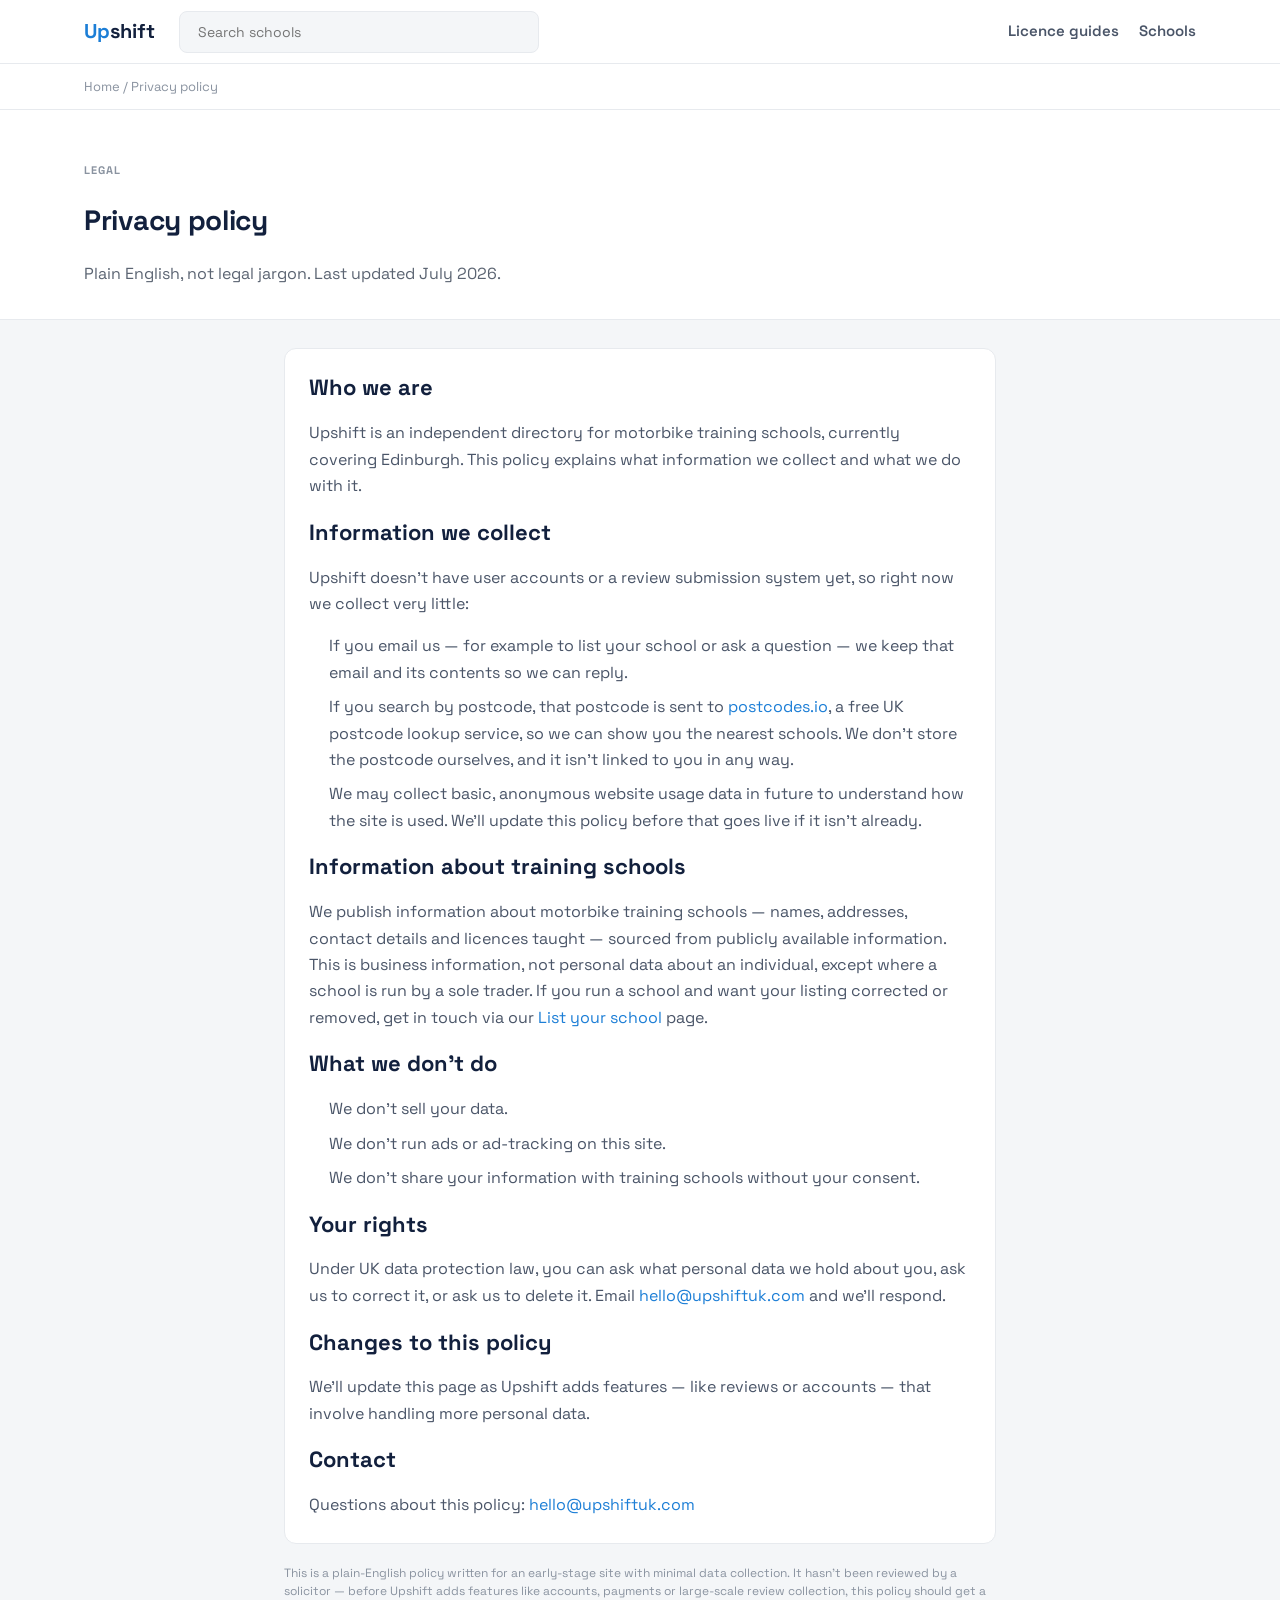
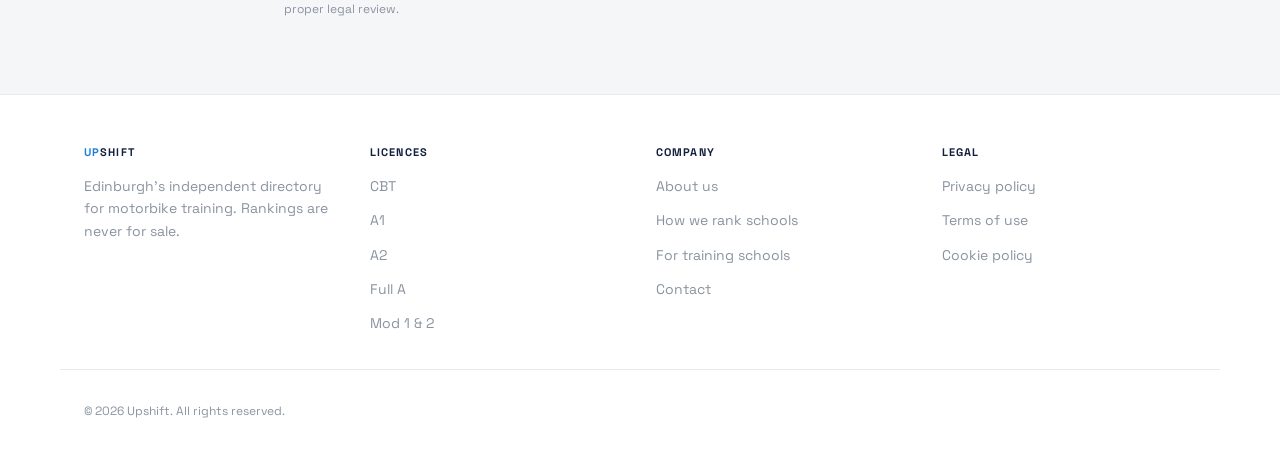
<file: pages/privacy-policy.html>
<!DOCTYPE html>
<html lang="en">
<head>
<meta charset="UTF-8">
<meta name="viewport" content="width=device-width, initial-scale=1">
<title>Privacy policy — Upshift</title>
<meta name="description" content="What information Upshift collects, why, and your rights — in plain English.">
<link rel="icon" href="../favicon.svg" type="image/svg+xml">
<link rel="canonical" href="https://getonbikes.vercel.app/pages/privacy-policy.html">
<meta property="og:type" content="website">
<meta property="og:site_name" content="Upshift">
<meta property="og:title" content="Privacy policy — Upshift">
<meta property="og:description" content="What information Upshift collects, why, and your rights — in plain English.">
<meta property="og:url" content="https://getonbikes.vercel.app/pages/privacy-policy.html">
<meta property="og:image" content="https://getonbikes.vercel.app/og-image.png">
<meta name="twitter:card" content="summary_large_image">
<meta name="twitter:title" content="Privacy policy — Upshift">
<meta name="twitter:description" content="What information Upshift collects, why, and your rights — in plain English.">
<meta name="twitter:image" content="https://getonbikes.vercel.app/og-image.png">
<link rel="stylesheet" href="../css/style.css">
</head>
<body>
<a href="#main-content" class="skip-link">Skip to main content</a>

<header class="navbar">
  <div class="container navbar__inner">
    <a href="../index.html" class="navbar__logo"><span class="accent">Up</span>shift</a>

    <input type="checkbox" id="nav-search-toggle" class="navbar__toggle-checkbox" hidden>
    <input type="checkbox" id="nav-menu-toggle" class="navbar__toggle-checkbox" hidden>

    <div class="navbar-search navbar__search">
      <input type="text" class="navbar-search__input" placeholder="Search schools" aria-label="Search schools">
    </div>

    <nav class="navbar__links">
      <a href="licence-guide.html">Licence guides</a>
      <a href="../schools.html">Schools</a>
    </nav>

    <div class="navbar__mobile-icons">
      <label for="nav-search-toggle" class="navbar__icon-btn" aria-label="Search"><svg width="18" height="18" viewBox="0 0 20 20" fill="none" stroke="currentColor" stroke-width="2" stroke-linecap="round"><circle cx="9" cy="9" r="6"></circle><line x1="14" y1="14" x2="18" y2="18"></line></svg></label>
      <label for="nav-menu-toggle" class="navbar__icon-btn" aria-label="Menu"><svg width="18" height="18" viewBox="0 0 20 20" fill="none" stroke="currentColor" stroke-width="2" stroke-linecap="round"><line x1="2" y1="5" x2="18" y2="5"></line><line x1="2" y1="10" x2="18" y2="10"></line><line x1="2" y1="15" x2="18" y2="15"></line></svg></label>
    </div>
  </div>
</header>

<main id="main-content">

<div class="breadcrumb">
  <div class="container">
    <a href="../index.html">Home</a> / Privacy policy
  </div>
</div>

<section class="hero" style="padding: 40px 0 32px;">
  <div class="container">
    <p class="hero__eyebrow text-label">Legal</p>
    <h1>Privacy policy</h1>
    <p class="hero__subtitle" style="margin-bottom:0;">Plain English, not legal jargon. Last updated July 2026.</p>
  </div>
</section>

<div class="page-wrap">
  <div class="container" style="max-width: 760px;">
    <div class="content-card">

      <h2 style="margin-top:0;">Who we are</h2>
      <p class="text-body" style="color:var(--text-2)">Upshift is an independent directory for motorbike training schools, currently covering Edinburgh. This policy explains what information we collect and what we do with it.</p>

      <h2>Information we collect</h2>
      <p class="text-body" style="color:var(--text-2)">Upshift doesn't have user accounts or a review submission system yet, so right now we collect very little:</p>
      <ul class="text-body" style="color:var(--text-2); padding-left:20px; display:flex; flex-direction:column; gap:8px;">
        <li>If you email us — for example to list your school or ask a question — we keep that email and its contents so we can reply.</li>
        <li>If you search by postcode, that postcode is sent to <a href="https://postcodes.io" style="color:var(--orange)" target="_blank" rel="noopener">postcodes.io</a>, a free UK postcode lookup service, so we can show you the nearest schools. We don't store the postcode ourselves, and it isn't linked to you in any way.</li>
        <li>We may collect basic, anonymous website usage data in future to understand how the site is used. We'll update this policy before that goes live if it isn't already.</li>
      </ul>

      <h2>Information about training schools</h2>
      <p class="text-body" style="color:var(--text-2)">We publish information about motorbike training schools — names, addresses, contact details and licences taught — sourced from publicly available information. This is business information, not personal data about an individual, except where a school is run by a sole trader. If you run a school and want your listing corrected or removed, get in touch via our <a href="list-your-school.html" style="color:var(--orange)">List your school</a> page.</p>

      <h2>What we don't do</h2>
      <ul class="text-body" style="color:var(--text-2); padding-left:20px; display:flex; flex-direction:column; gap:8px;">
        <li>We don't sell your data.</li>
        <li>We don't run ads or ad-tracking on this site.</li>
        <li>We don't share your information with training schools without your consent.</li>
      </ul>

      <h2>Your rights</h2>
      <p class="text-body" style="color:var(--text-2)">Under UK data protection law, you can ask what personal data we hold about you, ask us to correct it, or ask us to delete it. Email <a href="mailto:hello@upshiftuk.com" style="color:var(--orange)">hello@upshiftuk.com</a> and we'll respond.</p>

      <h2>Changes to this policy</h2>
      <p class="text-body" style="color:var(--text-2)">We'll update this page as Upshift adds features — like reviews or accounts — that involve handling more personal data.</p>

      <h2>Contact</h2>
      <p class="text-body" style="color:var(--text-2); margin-bottom:0;">Questions about this policy: <a href="mailto:hello@upshiftuk.com" style="color:var(--orange)">hello@upshiftuk.com</a></p>

    </div>

    <p class="text-fine" style="color:var(--text-3); margin-top:20px;">This is a plain-English policy written for an early-stage site with minimal data collection. It hasn't been reviewed by a solicitor — before Upshift adds features like accounts, payments or large-scale review collection, this policy should get a proper legal review.</p>
  </div>
</div>

</main>
<footer class="footer">
  <div class="container footer__grid">
    <div>
      <p class="text-label" style="color:var(--text); margin: 0 0 12px;"><span class="accent">Up</span>shift</p>
      <p class="text-body-sm">Edinburgh's independent directory for motorbike training. Rankings are never for sale.</p>
    </div>
    <div>
      <p class="text-label" style="color:var(--text); margin: 0 0 12px;">Licences</p>
      <ul style="display:flex; flex-direction:column; gap:8px;">
        <li><a href="licence-guide.html#cbt" class="text-body-sm">CBT</a></li>
        <li><a href="licence-guide.html#a1" class="text-body-sm">A1</a></li>
        <li><a href="licence-guide.html#a2" class="text-body-sm">A2</a></li>
        <li><a href="licence-guide.html#full-a" class="text-body-sm">Full A</a></li>
        <li><a href="licence-guide.html#mod-1-2" class="text-body-sm">Mod 1 &amp; 2</a></li>
      </ul>
    </div>
    <div>
      <p class="text-label" style="color:var(--text); margin: 0 0 12px;">Company</p>
      <ul style="display:flex; flex-direction:column; gap:8px;">
        <li><a href="about-us.html" class="text-body-sm">About us</a></li>
        <li><a href="how-we-rank-schools.html" class="text-body-sm">How we rank schools</a></li>
        <li><a href="list-your-school.html" class="text-body-sm">For training schools</a></li>
        <li><a href="contact-us.html" class="text-body-sm">Contact</a></li>
      </ul>
    </div>
    <div>
      <p class="text-label" style="color:var(--text); margin: 0 0 12px;">Legal</p>
      <ul style="display:flex; flex-direction:column; gap:8px;">
        <li><a href="privacy-policy.html" class="text-body-sm">Privacy policy</a></li>
        <li><a href="terms-of-use.html" class="text-body-sm">Terms of use</a></li>
        <li><a href="cookie-policy.html" class="text-body-sm">Cookie policy</a></li>
      </ul>
    </div>
  </div>
  <div class="container" style="border-top: 1px solid var(--border); margin-top: 32px; padding-top: 20px;">
    <p class="text-fine">© 2026 Upshift. All rights reserved.</p>
  </div>
</footer>

</body>
</html>
</file>
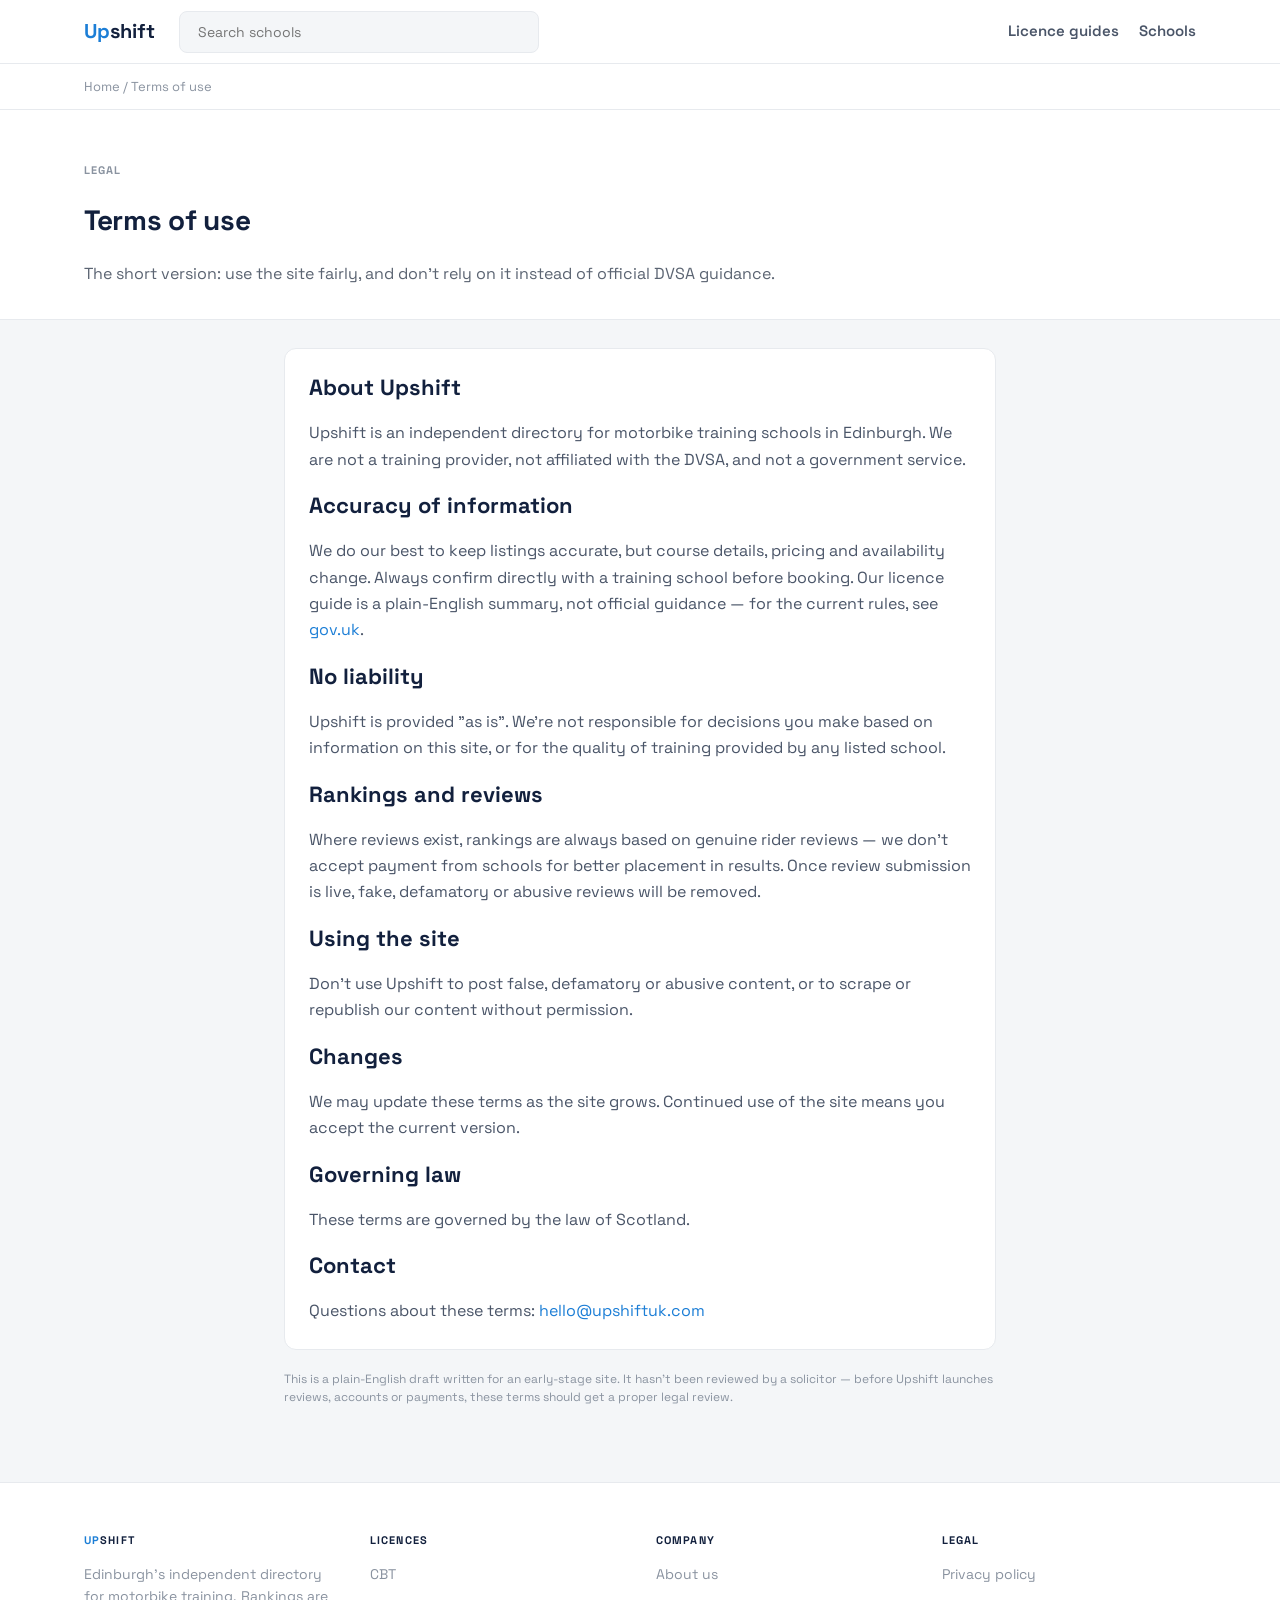
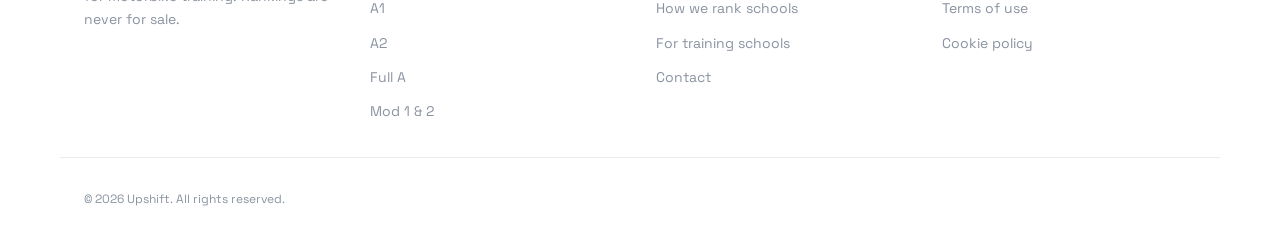
<file: pages/terms-of-use.html>
<!DOCTYPE html>
<html lang="en">
<head>
<meta charset="UTF-8">
<meta name="viewport" content="width=device-width, initial-scale=1">
<title>Terms of use — Upshift</title>
<meta name="description" content="The terms for using Upshift — in plain English.">
<link rel="icon" href="../favicon.svg" type="image/svg+xml">
<link rel="canonical" href="https://getonbikes.vercel.app/pages/terms-of-use.html">
<meta property="og:type" content="website">
<meta property="og:site_name" content="Upshift">
<meta property="og:title" content="Terms of use — Upshift">
<meta property="og:description" content="The terms for using Upshift — in plain English.">
<meta property="og:url" content="https://getonbikes.vercel.app/pages/terms-of-use.html">
<meta property="og:image" content="https://getonbikes.vercel.app/og-image.png">
<meta name="twitter:card" content="summary_large_image">
<meta name="twitter:title" content="Terms of use — Upshift">
<meta name="twitter:description" content="The terms for using Upshift — in plain English.">
<meta name="twitter:image" content="https://getonbikes.vercel.app/og-image.png">
<link rel="stylesheet" href="../css/style.css">
</head>
<body>
<a href="#main-content" class="skip-link">Skip to main content</a>

<header class="navbar">
  <div class="container navbar__inner">
    <a href="../index.html" class="navbar__logo"><span class="accent">Up</span>shift</a>

    <input type="checkbox" id="nav-search-toggle" class="navbar__toggle-checkbox" hidden>
    <input type="checkbox" id="nav-menu-toggle" class="navbar__toggle-checkbox" hidden>

    <div class="navbar-search navbar__search">
      <input type="text" class="navbar-search__input" placeholder="Search schools" aria-label="Search schools">
    </div>

    <nav class="navbar__links">
      <a href="licence-guide.html">Licence guides</a>
      <a href="../schools.html">Schools</a>
    </nav>

    <div class="navbar__mobile-icons">
      <label for="nav-search-toggle" class="navbar__icon-btn" aria-label="Search"><svg width="18" height="18" viewBox="0 0 20 20" fill="none" stroke="currentColor" stroke-width="2" stroke-linecap="round"><circle cx="9" cy="9" r="6"></circle><line x1="14" y1="14" x2="18" y2="18"></line></svg></label>
      <label for="nav-menu-toggle" class="navbar__icon-btn" aria-label="Menu"><svg width="18" height="18" viewBox="0 0 20 20" fill="none" stroke="currentColor" stroke-width="2" stroke-linecap="round"><line x1="2" y1="5" x2="18" y2="5"></line><line x1="2" y1="10" x2="18" y2="10"></line><line x1="2" y1="15" x2="18" y2="15"></line></svg></label>
    </div>
  </div>
</header>

<main id="main-content">

<div class="breadcrumb">
  <div class="container">
    <a href="../index.html">Home</a> / Terms of use
  </div>
</div>

<section class="hero" style="padding: 40px 0 32px;">
  <div class="container">
    <p class="hero__eyebrow text-label">Legal</p>
    <h1>Terms of use</h1>
    <p class="hero__subtitle" style="margin-bottom:0;">The short version: use the site fairly, and don't rely on it instead of official DVSA guidance.</p>
  </div>
</section>

<div class="page-wrap">
  <div class="container" style="max-width: 760px;">
    <div class="content-card">

      <h2 style="margin-top:0;">About Upshift</h2>
      <p class="text-body" style="color:var(--text-2)">Upshift is an independent directory for motorbike training schools in Edinburgh. We are not a training provider, not affiliated with the DVSA, and not a government service.</p>

      <h2>Accuracy of information</h2>
      <p class="text-body" style="color:var(--text-2)">We do our best to keep listings accurate, but course details, pricing and availability change. Always confirm directly with a training school before booking. Our licence guide is a plain-English summary, not official guidance — for the current rules, see <a href="https://www.gov.uk/ride-motorcycle-moped" style="color:var(--orange)" target="_blank" rel="noopener">gov.uk</a>.</p>

      <h2>No liability</h2>
      <p class="text-body" style="color:var(--text-2)">Upshift is provided "as is". We're not responsible for decisions you make based on information on this site, or for the quality of training provided by any listed school.</p>

      <h2>Rankings and reviews</h2>
      <p class="text-body" style="color:var(--text-2)">Where reviews exist, rankings are always based on genuine rider reviews — we don't accept payment from schools for better placement in results. Once review submission is live, fake, defamatory or abusive reviews will be removed.</p>

      <h2>Using the site</h2>
      <p class="text-body" style="color:var(--text-2)">Don't use Upshift to post false, defamatory or abusive content, or to scrape or republish our content without permission.</p>

      <h2>Changes</h2>
      <p class="text-body" style="color:var(--text-2)">We may update these terms as the site grows. Continued use of the site means you accept the current version.</p>

      <h2>Governing law</h2>
      <p class="text-body" style="color:var(--text-2)">These terms are governed by the law of Scotland.</p>

      <h2>Contact</h2>
      <p class="text-body" style="color:var(--text-2); margin-bottom:0;">Questions about these terms: <a href="mailto:hello@upshiftuk.com" style="color:var(--orange)">hello@upshiftuk.com</a></p>

    </div>

    <p class="text-fine" style="color:var(--text-3); margin-top:20px;">This is a plain-English draft written for an early-stage site. It hasn't been reviewed by a solicitor — before Upshift launches reviews, accounts or payments, these terms should get a proper legal review.</p>
  </div>
</div>

</main>
<footer class="footer">
  <div class="container footer__grid">
    <div>
      <p class="text-label" style="color:var(--text); margin: 0 0 12px;"><span class="accent">Up</span>shift</p>
      <p class="text-body-sm">Edinburgh's independent directory for motorbike training. Rankings are never for sale.</p>
    </div>
    <div>
      <p class="text-label" style="color:var(--text); margin: 0 0 12px;">Licences</p>
      <ul style="display:flex; flex-direction:column; gap:8px;">
        <li><a href="licence-guide.html#cbt" class="text-body-sm">CBT</a></li>
        <li><a href="licence-guide.html#a1" class="text-body-sm">A1</a></li>
        <li><a href="licence-guide.html#a2" class="text-body-sm">A2</a></li>
        <li><a href="licence-guide.html#full-a" class="text-body-sm">Full A</a></li>
        <li><a href="licence-guide.html#mod-1-2" class="text-body-sm">Mod 1 &amp; 2</a></li>
      </ul>
    </div>
    <div>
      <p class="text-label" style="color:var(--text); margin: 0 0 12px;">Company</p>
      <ul style="display:flex; flex-direction:column; gap:8px;">
        <li><a href="about-us.html" class="text-body-sm">About us</a></li>
        <li><a href="how-we-rank-schools.html" class="text-body-sm">How we rank schools</a></li>
        <li><a href="list-your-school.html" class="text-body-sm">For training schools</a></li>
        <li><a href="contact-us.html" class="text-body-sm">Contact</a></li>
      </ul>
    </div>
    <div>
      <p class="text-label" style="color:var(--text); margin: 0 0 12px;">Legal</p>
      <ul style="display:flex; flex-direction:column; gap:8px;">
        <li><a href="privacy-policy.html" class="text-body-sm">Privacy policy</a></li>
        <li><a href="terms-of-use.html" class="text-body-sm">Terms of use</a></li>
        <li><a href="cookie-policy.html" class="text-body-sm">Cookie policy</a></li>
      </ul>
    </div>
  </div>
  <div class="container" style="border-top: 1px solid var(--border); margin-top: 32px; padding-top: 20px;">
    <p class="text-fine">© 2026 Upshift. All rights reserved.</p>
  </div>
</footer>

</body>
</html>
</file>
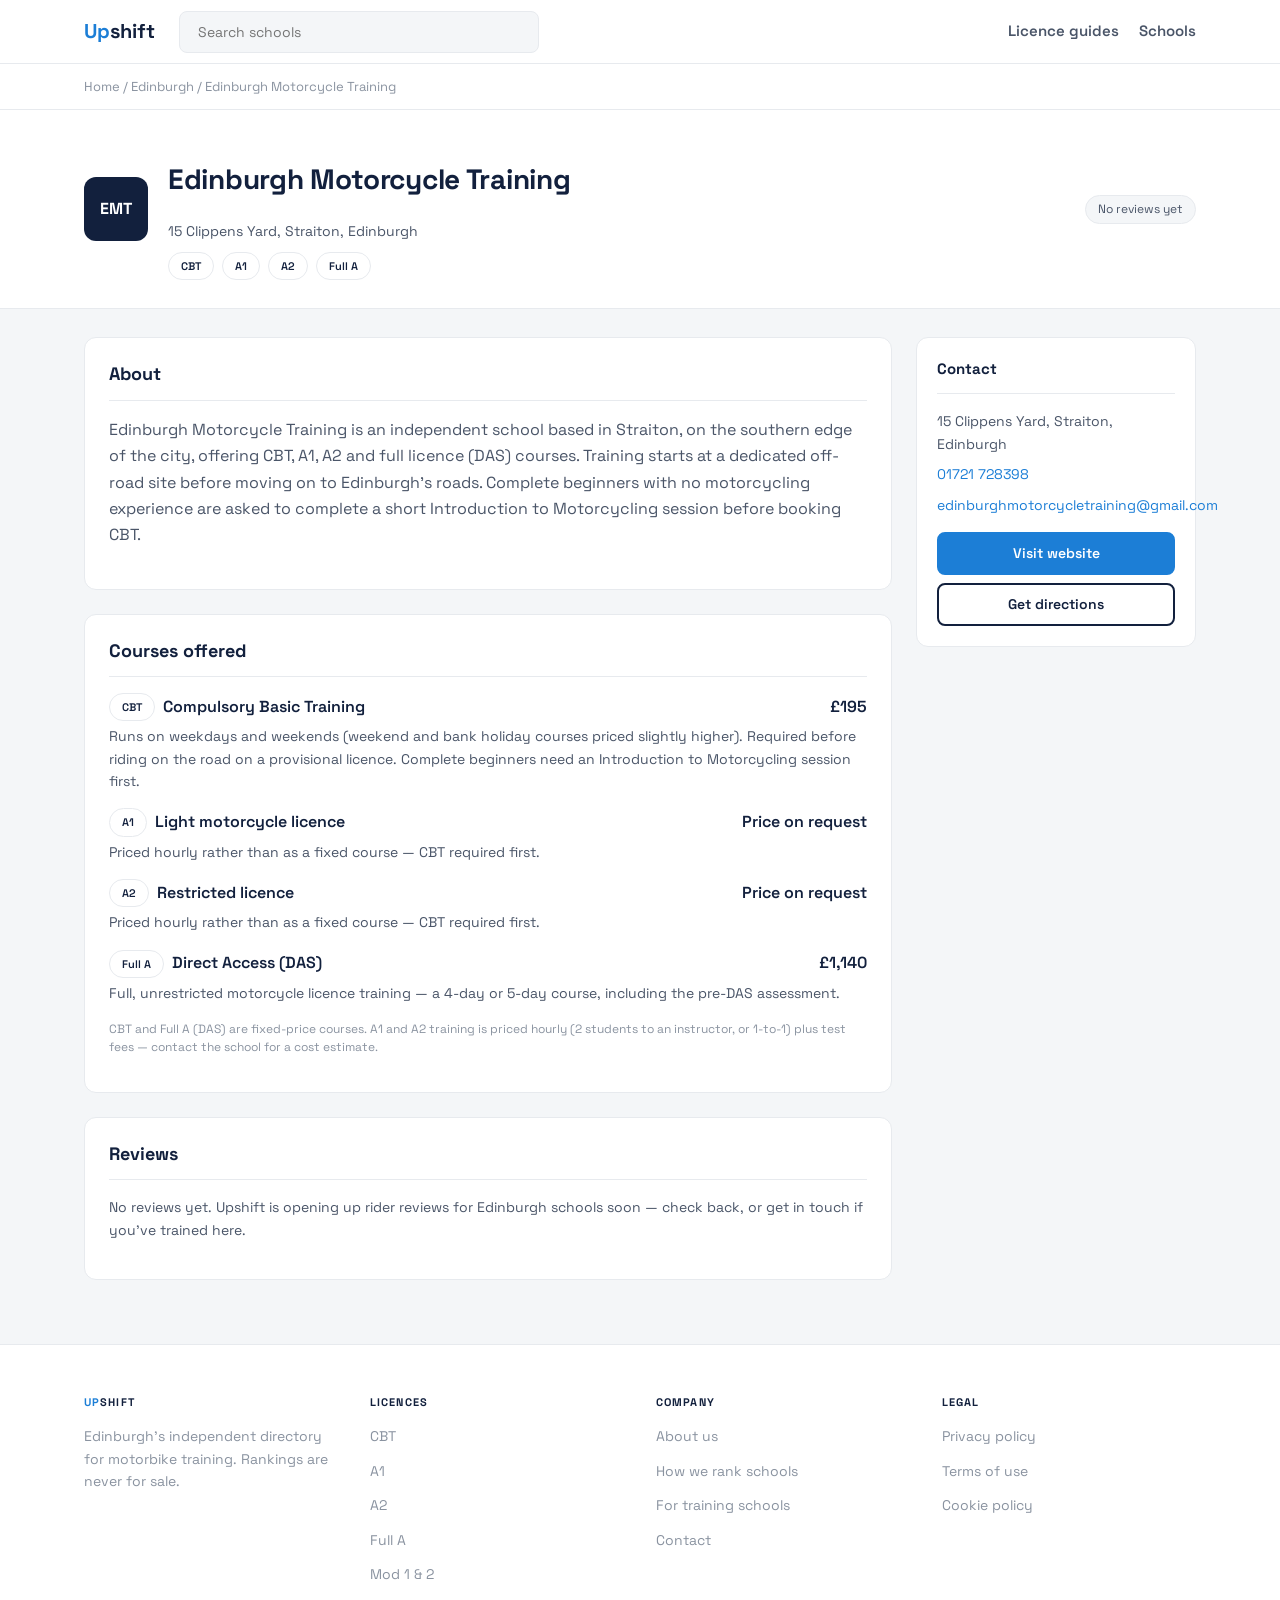
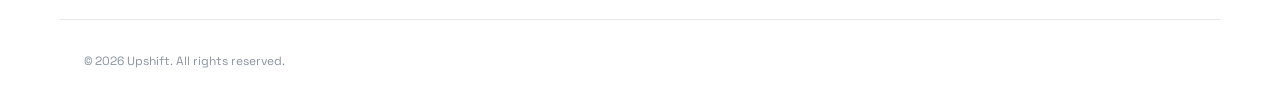
<file: pages/schools/edinburgh-motorcycle-training.html>
<!DOCTYPE html>
<html lang="en">
<head>
<meta charset="UTF-8">
<meta name="viewport" content="width=device-width, initial-scale=1">
<title>Edinburgh Motorcycle Training — Upshift</title>
<meta name="description" content="CBT, A1, A2 and full licence (DAS) motorcycle training in Straiton, Edinburgh. Courses, contact details and reviews on Upshift.">
<link rel="icon" href="../../favicon.svg" type="image/svg+xml">
<link rel="canonical" href="https://getonbikes.vercel.app/pages/schools/edinburgh-motorcycle-training.html">
<meta property="og:type" content="website">
<meta property="og:site_name" content="Upshift">
<meta property="og:title" content="Edinburgh Motorcycle Training — Upshift">
<meta property="og:description" content="CBT, A1, A2 and full licence (DAS) motorcycle training in Straiton, Edinburgh. Courses, contact details and reviews on Upshift.">
<meta property="og:url" content="https://getonbikes.vercel.app/pages/schools/edinburgh-motorcycle-training.html">
<meta property="og:image" content="https://getonbikes.vercel.app/og-image.png">
<meta name="twitter:card" content="summary_large_image">
<meta name="twitter:title" content="Edinburgh Motorcycle Training — Upshift">
<meta name="twitter:description" content="CBT, A1, A2 and full licence (DAS) motorcycle training in Straiton, Edinburgh. Courses, contact details and reviews on Upshift.">
<meta name="twitter:image" content="https://getonbikes.vercel.app/og-image.png">
<link rel="stylesheet" href="../../css/style.css">
</head>
<body>
<a href="#main-content" class="skip-link">Skip to main content</a>

<header class="navbar">
  <div class="container navbar__inner">
    <a href="../../index.html" class="navbar__logo"><span class="accent">Up</span>shift</a>

    <input type="checkbox" id="nav-search-toggle" class="navbar__toggle-checkbox" hidden>
    <input type="checkbox" id="nav-menu-toggle" class="navbar__toggle-checkbox" hidden>

    <div class="navbar-search navbar__search">
      <input type="text" class="navbar-search__input" placeholder="Search schools" aria-label="Search schools">
    </div>

    <nav class="navbar__links">
      <a href="../licence-guide.html">Licence guides</a>
      <a href="../../schools.html">Schools</a>
    </nav>

    <div class="navbar__mobile-icons">
      <label for="nav-search-toggle" class="navbar__icon-btn" aria-label="Search"><svg width="18" height="18" viewBox="0 0 20 20" fill="none" stroke="currentColor" stroke-width="2" stroke-linecap="round"><circle cx="9" cy="9" r="6"></circle><line x1="14" y1="14" x2="18" y2="18"></line></svg></label>
      <label for="nav-menu-toggle" class="navbar__icon-btn" aria-label="Menu"><svg width="18" height="18" viewBox="0 0 20 20" fill="none" stroke="currentColor" stroke-width="2" stroke-linecap="round"><line x1="2" y1="5" x2="18" y2="5"></line><line x1="2" y1="10" x2="18" y2="10"></line><line x1="2" y1="15" x2="18" y2="15"></line></svg></label>
    </div>
  </div>
</header>

<main id="main-content">

<div class="breadcrumb">
  <div class="container">
    <a href="../../index.html">Home</a> / <a href="../../schools.html">Edinburgh</a> / Edinburgh Motorcycle Training
  </div>
</div>

<section class="school-hero">
  <div class="container school-hero__inner">
    <div class="school-hero__logo">EMT</div>
    <div class="school-hero__meta">
      <h1>Edinburgh Motorcycle Training</h1>
      <p class="text-body-sm" style="color:var(--text-2); margin:4px 0 0;">15 Clippens Yard, Straiton, Edinburgh</p>
      <div style="display:flex; flex-wrap:wrap; gap:8px; margin-top:10px;">
        <span class="licence-badge licence-badge--cbt">CBT</span>
        <span class="licence-badge licence-badge--a1">A1</span>
        <span class="licence-badge licence-badge--a2">A2</span>
        <span class="licence-badge licence-badge--full-a">Full A</span>
      </div>
    </div>
    <div class="school-hero__score">
      <span class="tag">No reviews yet</span>
    </div>
  </div>
</section>

<div class="page-wrap">
  <div class="container">
    <div class="page-layout">
      <div>
        <div class="content-card" style="margin-bottom:24px;">
          <h2 class="content-card__title">About</h2>
          <p class="text-body" style="color:var(--text-2)">Edinburgh Motorcycle Training is an independent school based in Straiton, on the southern edge of the city, offering CBT, A1, A2 and full licence (DAS) courses. Training starts at a dedicated off-road site before moving on to Edinburgh's roads. Complete beginners with no motorcycling experience are asked to complete a short Introduction to Motorcycling session before booking CBT.</p>
        </div>

        <div class="content-card" style="margin-bottom:24px;">
          <h2 class="content-card__title">Courses offered</h2>
          <div style="display:flex; flex-direction:column; gap:16px;">
            <div>
              <div style="display:flex; align-items:center; justify-content:space-between; gap:8px; margin-bottom:4px;">
                <div style="display:flex; align-items:center; gap:8px;">
                  <span class="licence-badge licence-badge--cbt">CBT</span>
                  <span class="text-semibold">Compulsory Basic Training</span>
                </div>
                <span class="text-semibold" data-course-price data-licence="cbt"></span>
              </div>
              <p class="text-body-sm" style="color:var(--text-2); margin:0;">Runs on weekdays and weekends (weekend and bank holiday courses priced slightly higher). Required before riding on the road on a provisional licence. Complete beginners need an Introduction to Motorcycling session first.</p>
            </div>
            <div>
              <div style="display:flex; align-items:center; justify-content:space-between; gap:8px; margin-bottom:4px;">
                <div style="display:flex; align-items:center; gap:8px;">
                  <span class="licence-badge licence-badge--a1">A1</span>
                  <span class="text-semibold">Light motorcycle licence</span>
                </div>
                <span class="text-semibold" data-course-price data-licence="a1"></span>
              </div>
              <p class="text-body-sm" style="color:var(--text-2); margin:0;">Priced hourly rather than as a fixed course — CBT required first.</p>
            </div>
            <div>
              <div style="display:flex; align-items:center; justify-content:space-between; gap:8px; margin-bottom:4px;">
                <div style="display:flex; align-items:center; gap:8px;">
                  <span class="licence-badge licence-badge--a2">A2</span>
                  <span class="text-semibold">Restricted licence</span>
                </div>
                <span class="text-semibold" data-course-price data-licence="a2"></span>
              </div>
              <p class="text-body-sm" style="color:var(--text-2); margin:0;">Priced hourly rather than as a fixed course — CBT required first.</p>
            </div>
            <div>
              <div style="display:flex; align-items:center; justify-content:space-between; gap:8px; margin-bottom:4px;">
                <div style="display:flex; align-items:center; gap:8px;">
                  <span class="licence-badge licence-badge--full-a">Full A</span>
                  <span class="text-semibold">Direct Access (DAS)</span>
                </div>
                <span class="text-semibold" data-course-price data-licence="full-a"></span>
              </div>
              <p class="text-body-sm" style="color:var(--text-2); margin:0;">Full, unrestricted motorcycle licence training — a 4-day or 5-day course, including the pre-DAS assessment.</p>
            </div>
          </div>
          <p class="text-fine" style="color:var(--text-3); margin-top:16px;">CBT and Full A (DAS) are fixed-price courses. A1 and A2 training is priced hourly (2 students to an instructor, or 1-to-1) plus test fees — contact the school for a cost estimate.</p>
        </div>

        <div class="content-card">
          <h2 class="content-card__title">Reviews</h2>
          <p class="text-body-sm" style="color:var(--text-2)">No reviews yet. Upshift is opening up rider reviews for Edinburgh schools soon — check back, or get in touch if you've trained here.</p>
        </div>
      </div>

      <div>
        <div class="sidebar-card">
          <h3 class="sidebar-card__title">Contact</h3>
          <p class="text-body-sm" style="color:var(--text-2); margin:0 0 8px;">15 Clippens Yard, Straiton, Edinburgh</p>
          <p class="text-body-sm" style="margin:0 0 8px;"><a href="tel:01721728398" style="color:var(--orange)">01721 728398</a></p>
          <p class="text-body-sm" style="margin:0 0 16px;"><a href="mailto:edinburghmotorcycletraining@gmail.com" style="color:var(--orange)">edinburghmotorcycletraining@gmail.com</a></p>
          <a href="https://edinburghmotorcycletraining.com" class="btn btn--primary btn--sm" target="_blank" rel="noopener" style="width:100%; text-align:center; margin-bottom:8px;">Visit website</a>
          <a href="https://www.google.com/maps/search/?api=1&query=15+Clippens+Yard+Straiton+Edinburgh" class="btn btn--outline btn--sm" target="_blank" rel="noopener" style="width:100%; text-align:center;">Get directions</a>
        </div>
      </div>
    </div>
  </div>
</div>

</main>
<footer class="footer">
  <div class="container footer__grid">
    <div>
      <p class="text-label" style="color:var(--text); margin: 0 0 12px;"><span class="accent">Up</span>shift</p>
      <p class="text-body-sm">Edinburgh's independent directory for motorbike training. Rankings are never for sale.</p>
    </div>
    <div>
      <p class="text-label" style="color:var(--text); margin: 0 0 12px;">Licences</p>
      <ul style="display:flex; flex-direction:column; gap:8px;">
        <li><a href="../licence-guide.html#cbt" class="text-body-sm">CBT</a></li>
        <li><a href="../licence-guide.html#a1" class="text-body-sm">A1</a></li>
        <li><a href="../licence-guide.html#a2" class="text-body-sm">A2</a></li>
        <li><a href="../licence-guide.html#full-a" class="text-body-sm">Full A</a></li>
        <li><a href="../licence-guide.html#mod-1-2" class="text-body-sm">Mod 1 &amp; 2</a></li>
      </ul>
    </div>
    <div>
      <p class="text-label" style="color:var(--text); margin: 0 0 12px;">Company</p>
      <ul style="display:flex; flex-direction:column; gap:8px;">
        <li><a href="../about-us.html" class="text-body-sm">About us</a></li>
        <li><a href="../how-we-rank-schools.html" class="text-body-sm">How we rank schools</a></li>
        <li><a href="../list-your-school.html" class="text-body-sm">For training schools</a></li>
        <li><a href="../contact-us.html" class="text-body-sm">Contact</a></li>
      </ul>
    </div>
    <div>
      <p class="text-label" style="color:var(--text); margin: 0 0 12px;">Legal</p>
      <ul style="display:flex; flex-direction:column; gap:8px;">
        <li><a href="../privacy-policy.html" class="text-body-sm">Privacy policy</a></li>
        <li><a href="../terms-of-use.html" class="text-body-sm">Terms of use</a></li>
        <li><a href="../cookie-policy.html" class="text-body-sm">Cookie policy</a></li>
      </ul>
    </div>
  </div>
  <div class="container" style="border-top: 1px solid var(--border); margin-top: 32px; padding-top: 20px;">
    <p class="text-fine">© 2026 Upshift. All rights reserved.</p>
  </div>
</footer>

<script src="../../js/schools-data.js"></script>
<script src="../../js/schools.js"></script>
<script>Schools.renderCoursePrices('edinburgh-motorcycle-training');</script>

</body>
</html>
</file>
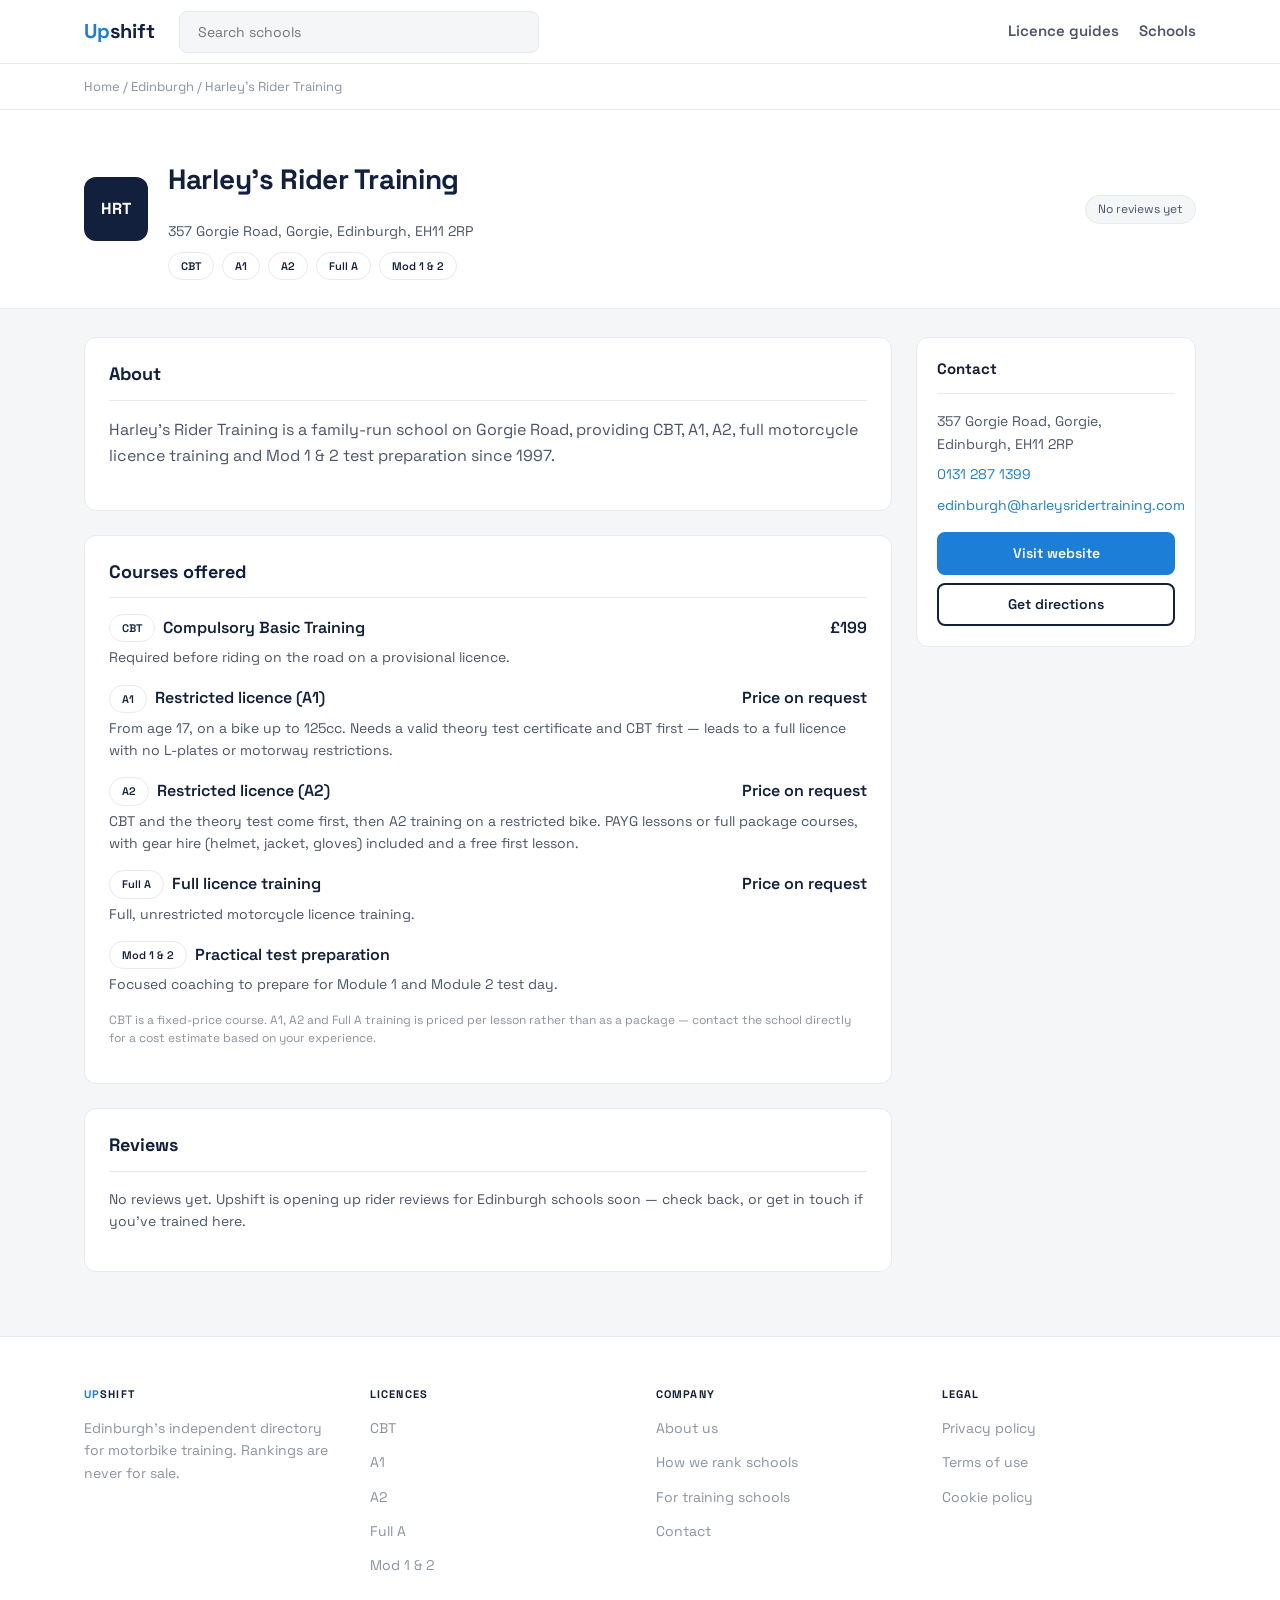
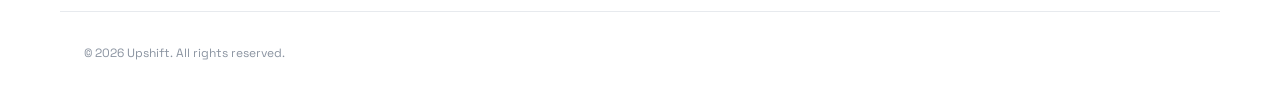
<file: pages/schools/harleys-rider-training.html>
<!DOCTYPE html>
<html lang="en">
<head>
<meta charset="UTF-8">
<meta name="viewport" content="width=device-width, initial-scale=1">
<title>Harley's Rider Training — Upshift</title>
<meta name="description" content="CBT, A1, A2, full licence and Mod 1 &amp; 2 test preparation in Gorgie, Edinburgh, since 1997. Contact details and reviews on Upshift.">
<link rel="icon" href="../../favicon.svg" type="image/svg+xml">
<link rel="canonical" href="https://getonbikes.vercel.app/pages/schools/harleys-rider-training.html">
<meta property="og:type" content="website">
<meta property="og:site_name" content="Upshift">
<meta property="og:title" content="Harley's Rider Training — Upshift">
<meta property="og:description" content="CBT, A1, A2, full licence and Mod 1 &amp; 2 test preparation in Gorgie, Edinburgh, since 1997. Contact details and reviews on Upshift.">
<meta property="og:url" content="https://getonbikes.vercel.app/pages/schools/harleys-rider-training.html">
<meta property="og:image" content="https://getonbikes.vercel.app/og-image.png">
<meta name="twitter:card" content="summary_large_image">
<meta name="twitter:title" content="Harley's Rider Training — Upshift">
<meta name="twitter:description" content="CBT, A1, A2, full licence and Mod 1 &amp; 2 test preparation in Gorgie, Edinburgh, since 1997. Contact details and reviews on Upshift.">
<meta name="twitter:image" content="https://getonbikes.vercel.app/og-image.png">
<link rel="stylesheet" href="../../css/style.css">
</head>
<body>
<a href="#main-content" class="skip-link">Skip to main content</a>

<header class="navbar">
  <div class="container navbar__inner">
    <a href="../../index.html" class="navbar__logo"><span class="accent">Up</span>shift</a>

    <input type="checkbox" id="nav-search-toggle" class="navbar__toggle-checkbox" hidden>
    <input type="checkbox" id="nav-menu-toggle" class="navbar__toggle-checkbox" hidden>

    <div class="navbar-search navbar__search">
      <input type="text" class="navbar-search__input" placeholder="Search schools" aria-label="Search schools">
    </div>

    <nav class="navbar__links">
      <a href="../licence-guide.html">Licence guides</a>
      <a href="../../schools.html">Schools</a>
    </nav>

    <div class="navbar__mobile-icons">
      <label for="nav-search-toggle" class="navbar__icon-btn" aria-label="Search"><svg width="18" height="18" viewBox="0 0 20 20" fill="none" stroke="currentColor" stroke-width="2" stroke-linecap="round"><circle cx="9" cy="9" r="6"></circle><line x1="14" y1="14" x2="18" y2="18"></line></svg></label>
      <label for="nav-menu-toggle" class="navbar__icon-btn" aria-label="Menu"><svg width="18" height="18" viewBox="0 0 20 20" fill="none" stroke="currentColor" stroke-width="2" stroke-linecap="round"><line x1="2" y1="5" x2="18" y2="5"></line><line x1="2" y1="10" x2="18" y2="10"></line><line x1="2" y1="15" x2="18" y2="15"></line></svg></label>
    </div>
  </div>
</header>

<main id="main-content">

<div class="breadcrumb">
  <div class="container">
    <a href="../../index.html">Home</a> / <a href="../../schools.html">Edinburgh</a> / Harley's Rider Training
  </div>
</div>

<section class="school-hero">
  <div class="container school-hero__inner">
    <div class="school-hero__logo">HRT</div>
    <div class="school-hero__meta">
      <h1>Harley's Rider Training</h1>
      <p class="text-body-sm" style="color:var(--text-2); margin:4px 0 0;">357 Gorgie Road, Gorgie, Edinburgh, EH11 2RP</p>
      <div style="display:flex; flex-wrap:wrap; gap:8px; margin-top:10px;">
        <span class="licence-badge licence-badge--cbt">CBT</span>
        <span class="licence-badge licence-badge--a1">A1</span>
        <span class="licence-badge licence-badge--a2">A2</span>
        <span class="licence-badge licence-badge--full-a">Full A</span>
        <span class="licence-badge licence-badge--mod">Mod 1 &amp; 2</span>
      </div>
    </div>
    <div class="school-hero__score">
      <span class="tag">No reviews yet</span>
    </div>
  </div>
</section>

<div class="page-wrap">
  <div class="container">
    <div class="page-layout">
      <div>
        <div class="content-card" style="margin-bottom:24px;">
          <h2 class="content-card__title">About</h2>
          <p class="text-body" style="color:var(--text-2)">Harley's Rider Training is a family-run school on Gorgie Road, providing CBT, A1, A2, full motorcycle licence training and Mod 1 &amp; 2 test preparation since 1997.</p>
        </div>

        <div class="content-card" style="margin-bottom:24px;">
          <h2 class="content-card__title">Courses offered</h2>
          <div style="display:flex; flex-direction:column; gap:16px;">
            <div>
              <div style="display:flex; align-items:center; justify-content:space-between; gap:8px; margin-bottom:4px;">
                <div style="display:flex; align-items:center; gap:8px;">
                  <span class="licence-badge licence-badge--cbt">CBT</span>
                  <span class="text-semibold">Compulsory Basic Training</span>
                </div>
                <span class="text-semibold" data-course-price data-licence="cbt"></span>
              </div>
              <p class="text-body-sm" style="color:var(--text-2); margin:0;">Required before riding on the road on a provisional licence.</p>
            </div>
            <div>
              <div style="display:flex; align-items:center; justify-content:space-between; gap:8px; margin-bottom:4px;">
                <div style="display:flex; align-items:center; gap:8px;">
                  <span class="licence-badge licence-badge--a1">A1</span>
                  <span class="text-semibold">Restricted licence (A1)</span>
                </div>
                <span class="text-semibold" data-course-price data-licence="a1"></span>
              </div>
              <p class="text-body-sm" style="color:var(--text-2); margin:0;">From age 17, on a bike up to 125cc. Needs a valid theory test certificate and CBT first — leads to a full licence with no L-plates or motorway restrictions.</p>
            </div>
            <div>
              <div style="display:flex; align-items:center; justify-content:space-between; gap:8px; margin-bottom:4px;">
                <div style="display:flex; align-items:center; gap:8px;">
                  <span class="licence-badge licence-badge--a2">A2</span>
                  <span class="text-semibold">Restricted licence (A2)</span>
                </div>
                <span class="text-semibold" data-course-price data-licence="a2"></span>
              </div>
              <p class="text-body-sm" style="color:var(--text-2); margin:0;">CBT and the theory test come first, then A2 training on a restricted bike. PAYG lessons or full package courses, with gear hire (helmet, jacket, gloves) included and a free first lesson.</p>
            </div>
            <div>
              <div style="display:flex; align-items:center; justify-content:space-between; gap:8px; margin-bottom:4px;">
                <div style="display:flex; align-items:center; gap:8px;">
                  <span class="licence-badge licence-badge--full-a">Full A</span>
                  <span class="text-semibold">Full licence training</span>
                </div>
                <span class="text-semibold" data-course-price data-licence="full-a"></span>
              </div>
              <p class="text-body-sm" style="color:var(--text-2); margin:0;">Full, unrestricted motorcycle licence training.</p>
            </div>
            <div>
              <div style="display:flex; align-items:center; gap:8px; margin-bottom:4px;">
                <span class="licence-badge licence-badge--mod">Mod 1 &amp; 2</span>
                <span class="text-semibold">Practical test preparation</span>
              </div>
              <p class="text-body-sm" style="color:var(--text-2); margin:0;">Focused coaching to prepare for Module 1 and Module 2 test day.</p>
            </div>
          </div>
          <p class="text-fine" style="color:var(--text-3); margin-top:16px;">CBT is a fixed-price course. A1, A2 and Full A training is priced per lesson rather than as a package — contact the school directly for a cost estimate based on your experience.</p>
        </div>

        <div class="content-card">
          <h2 class="content-card__title">Reviews</h2>
          <p class="text-body-sm" style="color:var(--text-2)">No reviews yet. Upshift is opening up rider reviews for Edinburgh schools soon — check back, or get in touch if you've trained here.</p>
        </div>
      </div>

      <div>
        <div class="sidebar-card">
          <h3 class="sidebar-card__title">Contact</h3>
          <p class="text-body-sm" style="color:var(--text-2); margin:0 0 8px;">357 Gorgie Road, Gorgie, Edinburgh, EH11 2RP</p>
          <p class="text-body-sm" style="margin:0 0 8px;"><a href="tel:01312871399" style="color:var(--orange)">0131 287 1399</a></p>
          <p class="text-body-sm" style="margin:0 0 16px;"><a href="mailto:edinburgh@harleysridertraining.com" style="color:var(--orange)">edinburgh@harleysridertraining.com</a></p>
          <a href="https://harleys.training/branches/edinburgh/" class="btn btn--primary btn--sm" target="_blank" rel="noopener" style="width:100%; text-align:center; margin-bottom:8px;">Visit website</a>
          <a href="https://www.google.com/maps/search/?api=1&query=357+Gorgie+Road+Edinburgh+EH11+2RP" class="btn btn--outline btn--sm" target="_blank" rel="noopener" style="width:100%; text-align:center;">Get directions</a>
        </div>
      </div>
    </div>
  </div>
</div>

</main>
<footer class="footer">
  <div class="container footer__grid">
    <div>
      <p class="text-label" style="color:var(--text); margin: 0 0 12px;"><span class="accent">Up</span>shift</p>
      <p class="text-body-sm">Edinburgh's independent directory for motorbike training. Rankings are never for sale.</p>
    </div>
    <div>
      <p class="text-label" style="color:var(--text); margin: 0 0 12px;">Licences</p>
      <ul style="display:flex; flex-direction:column; gap:8px;">
        <li><a href="../licence-guide.html#cbt" class="text-body-sm">CBT</a></li>
        <li><a href="../licence-guide.html#a1" class="text-body-sm">A1</a></li>
        <li><a href="../licence-guide.html#a2" class="text-body-sm">A2</a></li>
        <li><a href="../licence-guide.html#full-a" class="text-body-sm">Full A</a></li>
        <li><a href="../licence-guide.html#mod-1-2" class="text-body-sm">Mod 1 &amp; 2</a></li>
      </ul>
    </div>
    <div>
      <p class="text-label" style="color:var(--text); margin: 0 0 12px;">Company</p>
      <ul style="display:flex; flex-direction:column; gap:8px;">
        <li><a href="../about-us.html" class="text-body-sm">About us</a></li>
        <li><a href="../how-we-rank-schools.html" class="text-body-sm">How we rank schools</a></li>
        <li><a href="../list-your-school.html" class="text-body-sm">For training schools</a></li>
        <li><a href="../contact-us.html" class="text-body-sm">Contact</a></li>
      </ul>
    </div>
    <div>
      <p class="text-label" style="color:var(--text); margin: 0 0 12px;">Legal</p>
      <ul style="display:flex; flex-direction:column; gap:8px;">
        <li><a href="../privacy-policy.html" class="text-body-sm">Privacy policy</a></li>
        <li><a href="../terms-of-use.html" class="text-body-sm">Terms of use</a></li>
        <li><a href="../cookie-policy.html" class="text-body-sm">Cookie policy</a></li>
      </ul>
    </div>
  </div>
  <div class="container" style="border-top: 1px solid var(--border); margin-top: 32px; padding-top: 20px;">
    <p class="text-fine">© 2026 Upshift. All rights reserved.</p>
  </div>
</footer>

<script src="../../js/schools-data.js"></script>
<script src="../../js/schools.js"></script>
<script>Schools.renderCoursePrices('harleys-rider-training');</script>

</body>
</html>
</file>
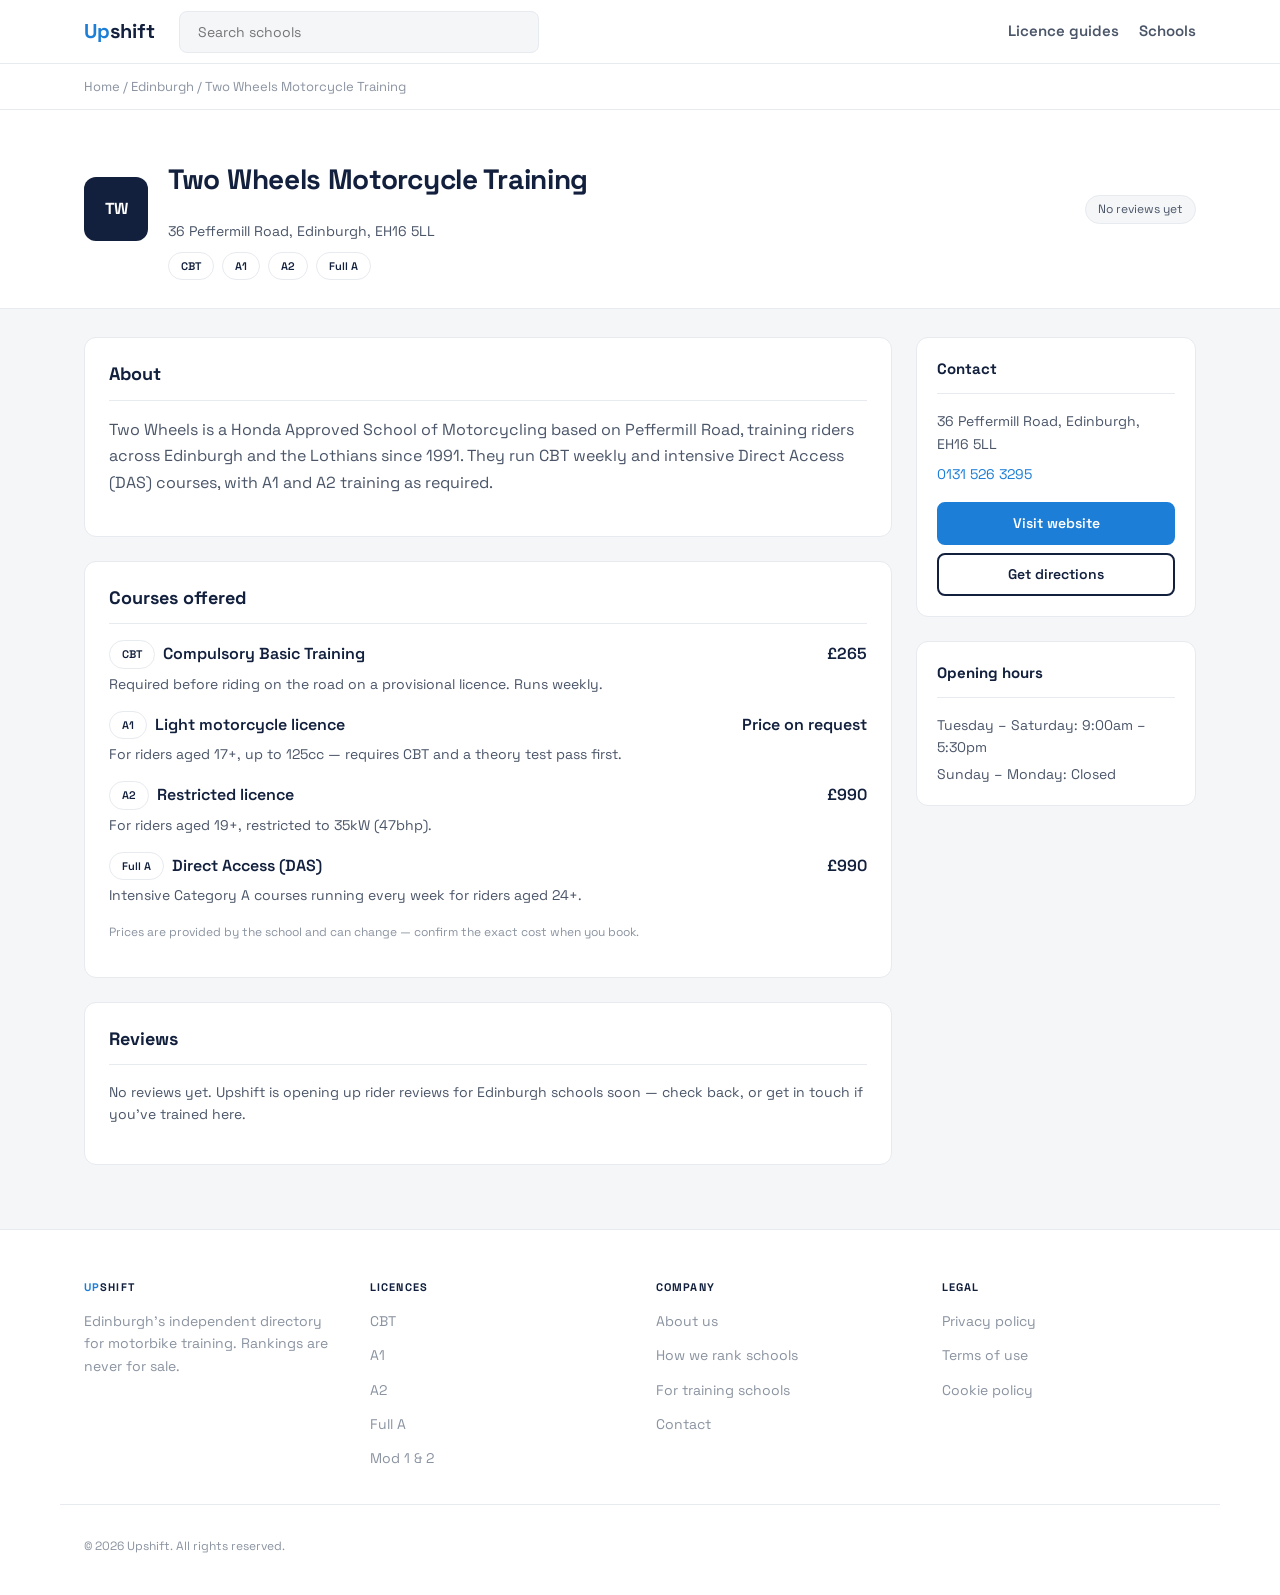
<file: pages/schools/two-wheels.html>
<!DOCTYPE html>
<html lang="en">
<head>
<meta charset="UTF-8">
<meta name="viewport" content="width=device-width, initial-scale=1">
<title>Two Wheels Motorcycle Training — Upshift</title>
<meta name="description" content="Honda Approved motorcycle training in Edinburgh since 1991. CBT, A1, A2 and full licence (DAS) courses. Contact details and reviews on Upshift.">
<link rel="icon" href="../../favicon.svg" type="image/svg+xml">
<link rel="canonical" href="https://getonbikes.vercel.app/pages/schools/two-wheels.html">
<meta property="og:type" content="website">
<meta property="og:site_name" content="Upshift">
<meta property="og:title" content="Two Wheels Motorcycle Training — Upshift">
<meta property="og:description" content="Honda Approved motorcycle training in Edinburgh since 1991. CBT, A1, A2 and full licence (DAS) courses. Contact details and reviews on Upshift.">
<meta property="og:url" content="https://getonbikes.vercel.app/pages/schools/two-wheels.html">
<meta property="og:image" content="https://getonbikes.vercel.app/og-image.png">
<meta name="twitter:card" content="summary_large_image">
<meta name="twitter:title" content="Two Wheels Motorcycle Training — Upshift">
<meta name="twitter:description" content="Honda Approved motorcycle training in Edinburgh since 1991. CBT, A1, A2 and full licence (DAS) courses. Contact details and reviews on Upshift.">
<meta name="twitter:image" content="https://getonbikes.vercel.app/og-image.png">
<link rel="stylesheet" href="../../css/style.css">
</head>
<body>
<a href="#main-content" class="skip-link">Skip to main content</a>

<header class="navbar">
  <div class="container navbar__inner">
    <a href="../../index.html" class="navbar__logo"><span class="accent">Up</span>shift</a>

    <input type="checkbox" id="nav-search-toggle" class="navbar__toggle-checkbox" hidden>
    <input type="checkbox" id="nav-menu-toggle" class="navbar__toggle-checkbox" hidden>

    <div class="navbar-search navbar__search">
      <input type="text" class="navbar-search__input" placeholder="Search schools" aria-label="Search schools">
    </div>

    <nav class="navbar__links">
      <a href="../licence-guide.html">Licence guides</a>
      <a href="../../schools.html">Schools</a>
    </nav>

    <div class="navbar__mobile-icons">
      <label for="nav-search-toggle" class="navbar__icon-btn" aria-label="Search"><svg width="18" height="18" viewBox="0 0 20 20" fill="none" stroke="currentColor" stroke-width="2" stroke-linecap="round"><circle cx="9" cy="9" r="6"></circle><line x1="14" y1="14" x2="18" y2="18"></line></svg></label>
      <label for="nav-menu-toggle" class="navbar__icon-btn" aria-label="Menu"><svg width="18" height="18" viewBox="0 0 20 20" fill="none" stroke="currentColor" stroke-width="2" stroke-linecap="round"><line x1="2" y1="5" x2="18" y2="5"></line><line x1="2" y1="10" x2="18" y2="10"></line><line x1="2" y1="15" x2="18" y2="15"></line></svg></label>
    </div>
  </div>
</header>

<main id="main-content">

<div class="breadcrumb">
  <div class="container">
    <a href="../../index.html">Home</a> / <a href="../../schools.html">Edinburgh</a> / Two Wheels Motorcycle Training
  </div>
</div>

<section class="school-hero">
  <div class="container school-hero__inner">
    <div class="school-hero__logo">TW</div>
    <div class="school-hero__meta">
      <h1>Two Wheels Motorcycle Training</h1>
      <p class="text-body-sm" style="color:var(--text-2); margin:4px 0 0;">36 Peffermill Road, Edinburgh, EH16 5LL</p>
      <div style="display:flex; flex-wrap:wrap; gap:8px; margin-top:10px;">
        <span class="licence-badge licence-badge--cbt">CBT</span>
        <span class="licence-badge licence-badge--a1">A1</span>
        <span class="licence-badge licence-badge--a2">A2</span>
        <span class="licence-badge licence-badge--full-a">Full A</span>
      </div>
    </div>
    <div class="school-hero__score">
      <span class="tag">No reviews yet</span>
    </div>
  </div>
</section>

<div class="page-wrap">
  <div class="container">
    <div class="page-layout">
      <div>
        <div class="content-card" style="margin-bottom:24px;">
          <h2 class="content-card__title">About</h2>
          <p class="text-body" style="color:var(--text-2)">Two Wheels is a Honda Approved School of Motorcycling based on Peffermill Road, training riders across Edinburgh and the Lothians since 1991. They run CBT weekly and intensive Direct Access (DAS) courses, with A1 and A2 training as required.</p>
        </div>

        <div class="content-card" style="margin-bottom:24px;">
          <h2 class="content-card__title">Courses offered</h2>
          <div style="display:flex; flex-direction:column; gap:16px;">
            <div>
              <div style="display:flex; align-items:center; justify-content:space-between; gap:8px; margin-bottom:4px;">
                <div style="display:flex; align-items:center; gap:8px;">
                  <span class="licence-badge licence-badge--cbt">CBT</span>
                  <span class="text-semibold">Compulsory Basic Training</span>
                </div>
                <span class="text-semibold" data-course-price data-licence="cbt"></span>
              </div>
              <p class="text-body-sm" style="color:var(--text-2); margin:0;">Required before riding on the road on a provisional licence. Runs weekly.</p>
            </div>
            <div>
              <div style="display:flex; align-items:center; justify-content:space-between; gap:8px; margin-bottom:4px;">
                <div style="display:flex; align-items:center; gap:8px;">
                  <span class="licence-badge licence-badge--a1">A1</span>
                  <span class="text-semibold">Light motorcycle licence</span>
                </div>
                <span class="text-semibold" data-course-price data-licence="a1"></span>
              </div>
              <p class="text-body-sm" style="color:var(--text-2); margin:0;">For riders aged 17+, up to 125cc — requires CBT and a theory test pass first.</p>
            </div>
            <div>
              <div style="display:flex; align-items:center; justify-content:space-between; gap:8px; margin-bottom:4px;">
                <div style="display:flex; align-items:center; gap:8px;">
                  <span class="licence-badge licence-badge--a2">A2</span>
                  <span class="text-semibold">Restricted licence</span>
                </div>
                <span class="text-semibold" data-course-price data-licence="a2"></span>
              </div>
              <p class="text-body-sm" style="color:var(--text-2); margin:0;">For riders aged 19+, restricted to 35kW (47bhp).</p>
            </div>
            <div>
              <div style="display:flex; align-items:center; justify-content:space-between; gap:8px; margin-bottom:4px;">
                <div style="display:flex; align-items:center; gap:8px;">
                  <span class="licence-badge licence-badge--full-a">Full A</span>
                  <span class="text-semibold">Direct Access (DAS)</span>
                </div>
                <span class="text-semibold" data-course-price data-licence="full-a"></span>
              </div>
              <p class="text-body-sm" style="color:var(--text-2); margin:0;">Intensive Category A courses running every week for riders aged 24+.</p>
            </div>
          </div>
          <p class="text-fine" style="color:var(--text-3); margin-top:16px;">Prices are provided by the school and can change — confirm the exact cost when you book.</p>
        </div>

        <div class="content-card">
          <h2 class="content-card__title">Reviews</h2>
          <p class="text-body-sm" style="color:var(--text-2)">No reviews yet. Upshift is opening up rider reviews for Edinburgh schools soon — check back, or get in touch if you've trained here.</p>
        </div>
      </div>

      <div>
        <div class="sidebar-card" style="margin-bottom:24px;">
          <h3 class="sidebar-card__title">Contact</h3>
          <p class="text-body-sm" style="color:var(--text-2); margin:0 0 8px;">36 Peffermill Road, Edinburgh, EH16 5LL</p>
          <p class="text-body-sm" style="margin:0 0 16px;"><a href="tel:01315263295" style="color:var(--orange)">0131 526 3295</a></p>
          <a href="https://www.twowheels.co.uk/training" class="btn btn--primary btn--sm" target="_blank" rel="noopener" style="width:100%; text-align:center; margin-bottom:8px;">Visit website</a>
          <a href="https://www.google.com/maps/search/?api=1&query=36+Peffermill+Road+Edinburgh+EH16+5LL" class="btn btn--outline btn--sm" target="_blank" rel="noopener" style="width:100%; text-align:center;">Get directions</a>
        </div>

        <div class="sidebar-card">
          <h3 class="sidebar-card__title">Opening hours</h3>
          <p class="text-body-sm" style="color:var(--text-2); margin:0 0 4px;">Tuesday – Saturday: 9:00am – 5:30pm</p>
          <p class="text-body-sm" style="color:var(--text-2); margin:0;">Sunday – Monday: Closed</p>
        </div>
      </div>
    </div>
  </div>
</div>

</main>
<footer class="footer">
  <div class="container footer__grid">
    <div>
      <p class="text-label" style="color:var(--text); margin: 0 0 12px;"><span class="accent">Up</span>shift</p>
      <p class="text-body-sm">Edinburgh's independent directory for motorbike training. Rankings are never for sale.</p>
    </div>
    <div>
      <p class="text-label" style="color:var(--text); margin: 0 0 12px;">Licences</p>
      <ul style="display:flex; flex-direction:column; gap:8px;">
        <li><a href="../licence-guide.html#cbt" class="text-body-sm">CBT</a></li>
        <li><a href="../licence-guide.html#a1" class="text-body-sm">A1</a></li>
        <li><a href="../licence-guide.html#a2" class="text-body-sm">A2</a></li>
        <li><a href="../licence-guide.html#full-a" class="text-body-sm">Full A</a></li>
        <li><a href="../licence-guide.html#mod-1-2" class="text-body-sm">Mod 1 &amp; 2</a></li>
      </ul>
    </div>
    <div>
      <p class="text-label" style="color:var(--text); margin: 0 0 12px;">Company</p>
      <ul style="display:flex; flex-direction:column; gap:8px;">
        <li><a href="../about-us.html" class="text-body-sm">About us</a></li>
        <li><a href="../how-we-rank-schools.html" class="text-body-sm">How we rank schools</a></li>
        <li><a href="../list-your-school.html" class="text-body-sm">For training schools</a></li>
        <li><a href="../contact-us.html" class="text-body-sm">Contact</a></li>
      </ul>
    </div>
    <div>
      <p class="text-label" style="color:var(--text); margin: 0 0 12px;">Legal</p>
      <ul style="display:flex; flex-direction:column; gap:8px;">
        <li><a href="../privacy-policy.html" class="text-body-sm">Privacy policy</a></li>
        <li><a href="../terms-of-use.html" class="text-body-sm">Terms of use</a></li>
        <li><a href="../cookie-policy.html" class="text-body-sm">Cookie policy</a></li>
      </ul>
    </div>
  </div>
  <div class="container" style="border-top: 1px solid var(--border); margin-top: 32px; padding-top: 20px;">
    <p class="text-fine">© 2026 Upshift. All rights reserved.</p>
  </div>
</footer>

<script src="../../js/schools-data.js"></script>
<script src="../../js/schools.js"></script>
<script>Schools.renderCoursePrices('two-wheels');</script>

</body>
</html>
</file>
<file: css/style.css>
/* ==========================================================================
   Upshift — Design System (v2: "Carwow-style")
   Single shared stylesheet. All tokens as CSS custom properties.
   See /design.md for the full spec this file implements.

   Token NAMES are kept as-is from the v1 monochrome pass (--orange,
   --text, --border, --off, --navy etc.) even though this palette maps to
   a different semantic system (accent/ink/line/surface-alt) — every page
   already references these names via var(), so changing values here
   re-skins the whole site with zero HTML changes. Renaming would mean
   touching every inline style="color:var(--orange)" for no visual gain.
   ========================================================================== */

/* --------------------------------------------------------------------------
   Tokens
   -------------------------------------------------------------------------- */
:root {
  /* Colour — single accent (light blue), ink greys, line/surface neutrals */
  --orange: #1C7ED6;        /* = "accent" in design.md */
  --orange-dark: #135A9E;   /* = "accent-hover" */
  --orange-light: #E8F2FC;
  --green: #1C7ED6;         /* ratings/positive indicators reuse the single accent — no separate success colour */
  --green-light: #E8F2FC;
  --text: #12203D;          /* = "ink" */
  --text-2: #4A5568;        /* = "ink-soft" */
  --text-3: #8A93A0;        /* = "ink-mute" (meta text, placeholders) */
  --text-4: #5B6472;        /* = "ink-faint" (subtitles, descriptions) — extra tier vs v1, only text-2/text-3 existed before */
  --white: #FFFFFF;
  --off: #F4F6F8;           /* = "surface-alt" */
  --border: #E7EAEE;        /* = "line" */
  --border-hover: #C9D0D9;
  --navy: #FFFFFF;          /* footer background — light footer in this system, not dark */

  /* Licence badges: plain outlined boxes, no colour-per-licence coding (unchanged principle from v1) */
  --licence-cbt-bg: #FFFFFF;
  --licence-cbt-text: #12203D;
  --licence-a1-bg: #FFFFFF;
  --licence-a1-text: #12203D;
  --licence-a2-bg: #FFFFFF;
  --licence-a2-text: #12203D;
  --licence-fulla-bg: #FFFFFF;
  --licence-fulla-text: #12203D;
  --licence-mod-bg: #FFFFFF;
  --licence-mod-text: #12203D;

  /* Radius — rounded rectangles, not square, not fully pill for buttons/search */
  --radius-sm: 6px;
  --radius-md: 8px;
  --radius-lg: 10px;
  --radius-xl: 12px;
  --radius-pill: 999px;   /* true pill — small chips/tag badges only */
  --radius-btn: 8px;      /* buttons + search bar — "rounded rectangle," not pill, per design.md */

  /* Spacing scale */
  --space-1: 4px;
  --space-2: 8px;
  --space-3: 12px;
  --space-4: 16px;
  --space-5: 20px;
  --space-6: 24px;
  --space-7: 28px;
  --space-8: 32px;
  --space-9: 40px;
  --space-10: 48px;
  --space-11: 56px;
  --space-12: 64px;

  /* Shadows — flat, no elevation (unchanged: borders do all the separation work) */
  --shadow-sm: none;
  --shadow-md: none;
  --shadow-hover: none;

  /* Typography */
  --font-stack: 'Space Grotesk', -apple-system, BlinkMacSystemFont, 'Segoe UI', Helvetica, Arial, sans-serif;
}

/* Space Grotesk, self-hosted (not linked to Google's CDN — avoids a
   third-party request that would sit oddly next to the Cookie Policy's
   "no third-party trackers" claim). One variable-font file covers the
   whole 400–700 weight range used sitewide; Space Grotesk doesn't ship
   an 800 cut, so anywhere the design calls for 800 (step numerals,
   licence-guide codes) uses 700, the heaviest available weight, instead. */
@font-face {
  font-family: 'Space Grotesk';
  src: url('../assets/fonts/space-grotesk-latin.woff2') format('woff2');
  font-weight: 400 700;
  font-style: normal;
  font-display: swap;
}

/* --------------------------------------------------------------------------
   Reset & base
   -------------------------------------------------------------------------- */
*,
*::before,
*::after {
  box-sizing: border-box;
}

html,
body {
  margin: 0;
  padding: 0;
}

body {
  font-family: var(--font-stack);
  font-weight: 400;
  color: var(--text);
  background: var(--white);
  line-height: 1.65;
  -webkit-font-smoothing: antialiased;
}

img {
  max-width: 100%;
  display: block;
}

a {
  color: inherit;
  text-decoration: none;
}

/* v1 forced an always-on underline here because the monochrome pass had
   no colour to distinguish links with. Now that --orange is a real
   accent colour, colour alone is a legitimate, standard differentiator
   (this was the exact "revisit" flagged when that rule was written) —
   underline moves to hover only, as a secondary non-colour signal. */
a[style*="var(--orange)"]:hover {
  text-decoration: underline;
}

.accent {
  color: var(--orange);
}

.sr-only {
  position: absolute;
  width: 1px;
  height: 1px;
  padding: 0;
  margin: -1px;
  overflow: hidden;
  clip: rect(0, 0, 0, 0);
  white-space: nowrap;
  border: 0;
}

.skip-link {
  position: absolute;
  top: -48px;
  left: 8px;
  z-index: 1000;
  background: var(--text);
  color: var(--white);
  padding: 10px 18px;
  font-weight: 700;
  font-size: 0.9375rem;
  transition: top 0.15s ease;
}

.skip-link:focus {
  top: 8px;
  outline: 2px solid var(--white);
  outline-offset: 2px;
}

ul,
ol {
  list-style: none;
  margin: 0;
  padding: 0;
}

button {
  font-family: inherit;
  cursor: pointer;
}

/* --------------------------------------------------------------------------
   Typography scale
   -------------------------------------------------------------------------- */
.text-display {
  font-size: 2.25rem;
  font-weight: 800;
  letter-spacing: -0.5px;
  line-height: 1.2;
}

h1,
.text-h1 {
  font-size: 1.75rem;
  font-weight: 800;
  letter-spacing: -0.3px;
  line-height: 1.25;
}

h2,
.text-h2 {
  font-size: 1.375rem;
  font-weight: 700;
  line-height: 1.3;
}

h3,
.text-h3 {
  font-size: 1.125rem;
  font-weight: 700;
  line-height: 1.4;
}

p,
.text-body {
  font-size: 1rem;
  font-weight: 400;
  line-height: 1.65;
}

.text-body-sm {
  font-size: 0.875rem;
  font-weight: 400;
  line-height: 1.6;
}

.text-label {
  font-size: 0.6875rem;
  font-weight: 700;
  letter-spacing: 0.1em;
  text-transform: uppercase;
}

.text-fine {
  font-size: 0.75rem;
  font-weight: 400;
  line-height: 1.5;
}

.text-semibold {
  font-weight: 600;
}

/* Rule: sentence case everywhere; uppercase reserved for labels/eyebrows;
   never bold (700+) for body copy. */

/* --------------------------------------------------------------------------
   Layout
   -------------------------------------------------------------------------- */
.container {
  max-width: 1160px;
  margin: 0 auto;
  padding: 0 24px;
}

.page-layout {
  display: grid;
  grid-template-columns: 1fr 280px;
  gap: 24px;
}

.listing-list {
  display: flex;
  flex-direction: column;
  gap: 12px;
  width: 100%;
}

.licence-grid {
  display: grid;
  grid-template-columns: repeat(auto-fill, minmax(155px, 1fr));
  gap: 10px;
}

.region-pills {
  display: flex;
  flex-wrap: wrap;
  gap: 8px;
}

.trust-band-grid {
  display: grid;
  grid-template-columns: repeat(4, 1fr);
}

.trust-band-grid > div {
  text-align: center;
}

/* --------------------------------------------------------------------------
   Rating bubble
   -------------------------------------------------------------------------- */
.rating-bubble {
  border-radius: 0;
  background: var(--green);
  color: #fff;
  font-weight: 700;
  display: inline-flex;
  align-items: center;
  justify-content: center;
  flex-shrink: 0;
}

.rating-bubble--sm {
  width: 34px;
  height: 34px;
  font-size: 0.875rem;
}

.rating-bubble--md {
  width: 44px;
  height: 44px;
  font-size: 1rem;
}

.rating-bubble--lg {
  width: 56px;
  height: 56px;
  font-size: 1.25rem;
}

/* --------------------------------------------------------------------------
   Buttons
   -------------------------------------------------------------------------- */
.btn {
  display: inline-flex;
  align-items: center;
  justify-content: center;
  border-radius: var(--radius-btn);
  font-weight: 600;
  border: 2px solid transparent;
  padding: 11px 22px;
  font-size: 0.9375rem;
  transition: background-color 0.15s ease, border-color 0.15s ease, color 0.15s ease;
}

.btn--sm {
  padding: 8px 16px;
  font-size: 0.875rem;
}

.btn--primary {
  background: var(--orange);
  color: #fff;
  border-color: var(--orange);
}

.btn--primary:hover {
  background: var(--orange-dark);
  border-color: var(--orange-dark);
}

.btn--green {
  background: var(--green);
  color: #fff;
  border-color: var(--green);
}

.btn--outline {
  background: transparent;
  color: var(--text);
  border-color: var(--text);
}

.btn--ghost {
  background: transparent;
  color: var(--text-2);
  border-color: var(--border);
}

/* --------------------------------------------------------------------------
   Listing card
   -------------------------------------------------------------------------- */
.listing-card {
  display: grid;
  grid-template-columns: 200px 1fr;
  border: 1px solid var(--border);
  border-radius: var(--radius-xl);
  background: var(--white);
  overflow: hidden;
  transition: box-shadow 0.15s ease, border-color 0.15s ease;
}

.listing-card:hover {
  background: var(--off);
}

.listing-card__image {
  position: relative;
  min-height: 160px;
  background: var(--text);
  display: flex;
  align-items: center;
  justify-content: center;
  color: #fff;
  font-weight: 800;
  font-size: 1.5rem;
}

.listing-card__rank {
  position: absolute;
  top: 12px;
  left: 12px;
  background: rgba(18, 32, 61, 0.7);
  color: #fff;
  border-radius: var(--radius-pill);
  padding: 4px 12px;
  font-size: 0.75rem;
  font-weight: 700;
}

.listing-card__badge {
  position: absolute;
  bottom: 12px;
  left: 12px;
  background: var(--green);
  color: #fff;
  border-radius: var(--radius-pill);
  padding: 4px 12px;
  font-size: 0.6875rem;
  font-weight: 700;
}

.listing-card__content {
  position: relative;
  padding: 20px 76px 20px 24px;
}

.listing-card__rating {
  position: absolute;
  top: 20px;
  right: 24px;
}

/* --------------------------------------------------------------------------
   Licence badges
   -------------------------------------------------------------------------- */
.licence-badge {
  display: inline-flex;
  align-items: center;
  border: 1px solid var(--border);
  border-radius: var(--radius-pill);
  font-size: 0.6875rem;
  font-weight: 600;
  padding: 4px 12px;
}

.licence-badge--cbt {
  background: var(--licence-cbt-bg);
  color: var(--licence-cbt-text);
}

.licence-badge--a1 {
  background: var(--licence-a1-bg);
  color: var(--licence-a1-text);
}

.licence-badge--a2 {
  background: var(--licence-a2-bg);
  color: var(--licence-a2-text);
}

.licence-badge--full-a {
  background: var(--licence-fulla-bg);
  color: var(--licence-fulla-text);
}

.licence-badge--mod {
  background: var(--licence-mod-bg);
  color: var(--licence-mod-text);
}

/* --------------------------------------------------------------------------
   Licence card (browse-by-licence grid tile)
   -------------------------------------------------------------------------- */
.licence-card {
  display: flex;
  flex-direction: column;
  gap: 8px;
  background: var(--white);
  border: 1px solid var(--border);
  border-radius: var(--radius-lg);
  padding: 16px;
  transition: box-shadow 0.15s ease, border-color 0.15s ease;
}

.licence-card:hover {
  background: var(--off);
}

.licence-card__badge {
  align-self: flex-start;
}

.licence-card__title {
  font-size: 1rem;
  font-weight: 700;
  margin: 0;
}

.licence-card__desc {
  font-size: 0.8125rem;
  color: var(--text-2);
  margin: 0;
}

.licence-card__count {
  font-size: 0.75rem;
  color: var(--text-3);
  margin: auto 0 0;
  padding-top: 8px;
}

/* --------------------------------------------------------------------------
   Tags (course/feature tags)
   -------------------------------------------------------------------------- */
.tag {
  display: inline-flex;
  align-items: center;
  background: var(--off);
  border: 1px solid var(--border);
  border-radius: var(--radius-pill);
  font-size: 0.75rem;
  color: var(--text-2);
  padding: 4px 12px;
}

/* --------------------------------------------------------------------------
   Region pill (clickable nav chip)
   -------------------------------------------------------------------------- */
.region-pill {
  display: inline-flex;
  align-items: center;
  background: var(--white);
  border: 1px solid var(--border);
  border-radius: var(--radius-pill);
  font-size: 0.875rem;
  font-weight: 600;
  color: var(--text-2);
  padding: 8px 18px;
  transition: border-color 0.15s ease, color 0.15s ease, background-color 0.15s ease;
}

.region-pill:hover {
  border-color: var(--border-hover);
  color: var(--text);
  background: var(--off);
}

/* --------------------------------------------------------------------------
   Search bars
   -------------------------------------------------------------------------- */
.hero-search {
  display: flex;
  align-items: center;
  border: 1px solid var(--border);
  border-radius: var(--radius-btn);
  height: 52px;
  background: var(--off);
  box-shadow: var(--shadow-md);
}

.hero-search__input {
  flex: 1;
  border: none;
  background: transparent;
  padding: 0 20px;
  font-size: 1rem;
  font-family: inherit;
  color: var(--text);
  outline: none;
}

.hero-search__select {
  min-width: 140px;
  height: 100%;
  border: none;
  border-left: 1px solid var(--border);
  background: transparent;
  padding: 0 16px;
  font-size: 0.9375rem;
  font-family: inherit;
  color: var(--text-2);
  outline: none;
}

.hero-search__submit {
  margin: 5px;
}

.navbar-search {
  display: flex;
  align-items: center;
  background: var(--off);
  border: 1px solid var(--border);
  border-radius: var(--radius-btn);
  height: 42px;
  padding: 0 16px;
}

.navbar-search__input {
  flex: 1;
  border: none;
  background: transparent;
  font-size: 0.875rem;
  font-family: inherit;
  color: var(--text);
  outline: none;
}

/* Both search containers already sit at max-contrast black borders at
   rest, so a focus-time border-colour change would be invisible - an
   outline (drawn outside the border, with a gap) is used instead. */
.navbar-search:focus-within,
.hero-search:focus-within {
  outline: 2px solid var(--text);
  outline-offset: 2px;
}

/* --------------------------------------------------------------------------
   Content cards / sidebar cards
   -------------------------------------------------------------------------- */
.content-card {
  background: var(--white);
  border: 1px solid var(--border);
  border-radius: var(--radius-xl);
  padding: 24px;
}

.content-card__title {
  font-size: 1.125rem;
  font-weight: 700;
  padding-bottom: 14px;
  border-bottom: 1px solid var(--border);
  margin: 0 0 16px;
}

.sidebar-card {
  background: var(--white);
  border: 1px solid var(--border);
  border-radius: var(--radius-xl);
  padding: 20px;
}

.sidebar-card__title {
  font-size: 0.9375rem;
  font-weight: 700;
  padding-bottom: 14px;
  border-bottom: 1px solid var(--border);
  margin: 0 0 16px;
}

/* --------------------------------------------------------------------------
   Navbar
   -------------------------------------------------------------------------- */
/* Anchor/scroll targets need to clear the sticky nav (64px) plus some
   breathing room, or their heading lands hidden underneath it - applies to
   both native #fragment jumps and JS .scrollIntoView() calls, since both
   respect scroll-margin-top. */
#top-schools,
#cbt,
#a1,
#a2,
#full-a,
#mod-1-2,
#main-content {
  scroll-margin-top: 80px;
}

.navbar {
  position: sticky;
  top: 0;
  z-index: 100;
  height: 64px;
  background: var(--white);
  border-bottom: 1px solid var(--border);
  box-shadow: var(--shadow-sm);
}

.navbar__inner {
  position: relative;
  height: 100%;
  display: flex;
  align-items: center;
  gap: 24px;
}

.navbar__toggle-checkbox {
  display: none;
}

.navbar__mobile-icons {
  display: none;
}

.navbar__icon-btn {
  display: flex;
  align-items: center;
  justify-content: center;
  width: 40px;
  height: 40px;
  border: none;
  background: transparent;
  color: var(--text);
  cursor: pointer;
}

.navbar__logo {
  font-weight: 800;
  font-size: 1.25rem;
  color: var(--text);
}

.navbar__search {
  flex: 1;
  max-width: 360px;
}

.navbar__links {
  display: flex;
  align-items: center;
  gap: 20px;
  margin-left: auto;
  font-size: 0.9375rem;
  font-weight: 600;
  color: var(--text-2);
}

/* --------------------------------------------------------------------------
   Hero
   -------------------------------------------------------------------------- */
.hero {
  background: var(--white);
  padding: 56px 0 44px;
  border-bottom: 1px solid var(--border);
}

.hero-banner-wrap {
  position: relative;
}

.hero-banner {
  position: relative;
  display: flex;
  align-items: center;
  gap: 40px;
  padding: 40px;
  border-radius: 0 0 20px 20px;
  overflow: hidden;
}

.hero-banner__image {
  position: absolute;
  inset: 0;
  width: 100%;
  height: 100%;
  object-fit: cover;
  display: block;
}

.hero-banner__scrim {
  position: absolute;
  inset: 0;
  background: linear-gradient(100deg, rgba(10, 20, 40, 0.8) 0%, rgba(10, 20, 40, 0.55) 30%, rgba(10, 20, 40, 0.15) 58%, rgba(10, 20, 40, 0) 74%);
}

.hero-banner__text {
  position: relative;
  z-index: 1;
  max-width: 400px;
  color: var(--white);
}

.hero-banner__title {
  margin: 0 0 12px;
  color: var(--white);
  font-size: 2rem;
  line-height: 1.15;
}

.hero-banner__subtitle {
  margin: 0;
  color: rgba(255, 255, 255, 0.88);
  font-size: 1rem;
}

.hero-banner__search {
  position: relative;
  z-index: 2;
  flex-shrink: 0;
  width: 320px;
  background: var(--white);
  border-radius: var(--radius-xl);
  padding: 24px;
  box-shadow: 0 16px 40px rgba(10, 20, 40, 0.3);
}

.search-field__label {
  display: block;
  margin: 0 0 6px;
  color: var(--text-3);
  font-weight: 700;
  font-size: 0.6875rem;
  letter-spacing: 0.04em;
  text-transform: uppercase;
}

.hero-banner__search .hero-search {
  background: var(--white);
}

@media (max-width: 860px) {
  .hero-banner {
    width: 100vw;
    margin-left: calc(50% - 50vw);
    margin-right: calc(50% - 50vw);
    flex-direction: column;
    align-items: stretch;
    gap: 16px;
    padding: 24px;
  }

  .hero-banner__scrim {
    background: linear-gradient(180deg, rgba(10, 20, 40, 0.78) 0%, rgba(10, 20, 40, 0.4) 38%, rgba(10, 20, 40, 0.08) 62%, rgba(10, 20, 40, 0) 100%);
  }

  .hero-banner__title {
    font-size: 1.5rem;
  }

  .hero-banner__text {
    max-width: 100%;
  }

  .hero-banner__search {
    width: 100%;
  }
}

.hero__eyebrow {
  color: var(--text-3);
  margin-bottom: 12px;
}

.hero__subtitle {
  color: var(--text-4);
  margin: 12px 0 24px;
}

.hero__stats {
  display: flex;
  gap: 32px;
  margin-top: 24px;
}

/* --------------------------------------------------------------------------
   Trust band
   -------------------------------------------------------------------------- */
.trust-band {
  background: var(--off);
  border-bottom: 1px solid var(--border);
  padding: 20px 0;
}

/* --------------------------------------------------------------------------
   Breadcrumb
   -------------------------------------------------------------------------- */
.breadcrumb {
  background: var(--white);
  border-bottom: 1px solid var(--border);
  padding: 12px 0;
  font-size: 0.8125rem;
  color: var(--text-3);
}

.breadcrumb a:hover {
  color: var(--text-2);
}

/* --------------------------------------------------------------------------
   School hero band
   -------------------------------------------------------------------------- */
.school-hero {
  background: var(--white);
  border-bottom: 1px solid var(--border);
  padding: 28px 0;
}

.school-hero__inner {
  display: flex;
  align-items: center;
  gap: 20px;
}

.school-hero__logo {
  width: 64px;
  height: 64px;
  flex-shrink: 0;
  border-radius: var(--radius-xl);
  background: var(--text);
  display: flex;
  align-items: center;
  justify-content: center;
  color: #fff;
  font-weight: 800;
}

.school-hero__meta {
  flex: 1;
}

.school-hero__score {
  flex-shrink: 0;
}

/* --------------------------------------------------------------------------
   Page wrap (content area)
   -------------------------------------------------------------------------- */
.page-wrap {
  background: var(--off);
  padding: 28px 0 64px;
}

/* --------------------------------------------------------------------------
   Footer
   -------------------------------------------------------------------------- */
.footer {
  background: var(--navy);
  color: var(--text-3);
  border-top: 1px solid var(--border);
  padding: 48px 0 28px;
}

.footer__grid {
  display: grid;
  grid-template-columns: repeat(4, 1fr);
  gap: 32px;
}

.footer a:hover {
  color: var(--text);
}

/* --------------------------------------------------------------------------
   Breakpoints
   -------------------------------------------------------------------------- */
@media (max-width: 960px) {
  .page-layout {
    grid-template-columns: 1fr;
  }

  .trust-band-grid {
    grid-template-columns: repeat(2, 1fr);
  }

  .footer__grid {
    grid-template-columns: repeat(2, 1fr);
  }
}

@media (max-width: 700px) {
  .navbar__search,
  .navbar__links {
    display: none;
  }

  .navbar__mobile-icons {
    display: flex;
    gap: 10px;
    margin-left: auto;
  }

  #nav-search-toggle:checked ~ .navbar__search {
    display: flex;
    position: absolute;
    left: 0;
    right: 0;
    top: 100%;
    max-width: none;
    padding: 12px 24px;
    background: var(--white);
    border-bottom: 1px solid var(--border);
  }

  #nav-menu-toggle:checked ~ .navbar__links {
    display: flex;
    flex-direction: column;
    align-items: flex-start;
    position: absolute;
    left: 0;
    right: 0;
    top: 100%;
    gap: 16px;
    padding: 20px 24px;
    background: var(--white);
    border-bottom: 1px solid var(--border);
  }

  .listing-card {
    grid-template-columns: 1fr;
  }

  .hero-search {
    height: auto;
    flex-direction: column;
    border-radius: var(--radius-lg);
    padding: 8px;
  }

  .hero-search__input,
  .hero-search__select {
    width: 100%;
    height: 44px;
    border-left: none;
    border-top: 1px solid var(--border);
  }

  .hero-search__input {
    border-top: none;
  }

  .hero-search__submit {
    width: 100%;
    margin: 8px 0 0;
  }

  .footer__grid {
    grid-template-columns: 1fr;
  }
}
</file>
